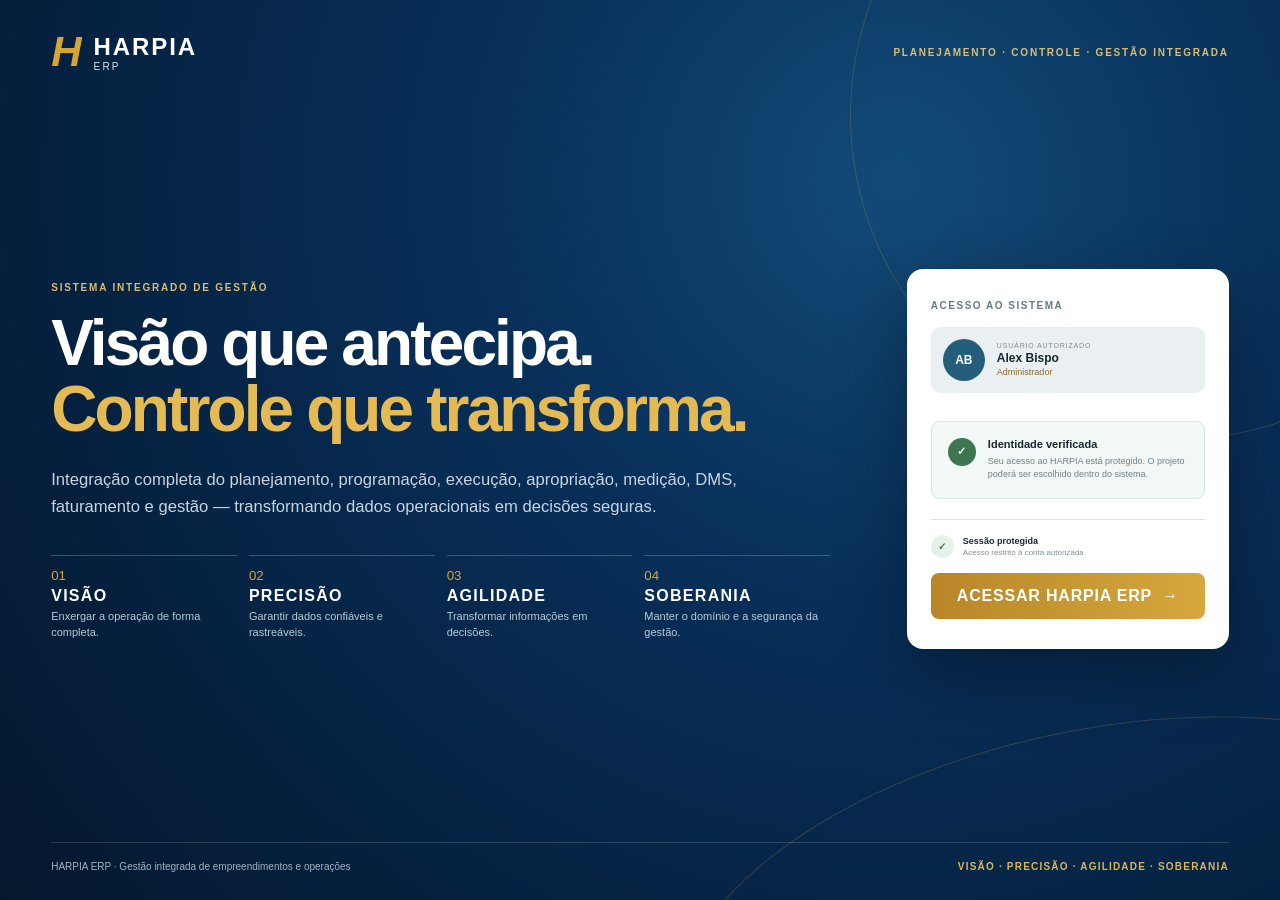
<file: index.html>
<!doctype html>
<html lang="pt-BR">
  <head>
    <meta charset="UTF-8" />
    <meta name="viewport" content="width=device-width, initial-scale=1.0" />
    <meta name="theme-color" content="#0b2a38" />
    <meta name="description" content="HARPIA ERP — Planejamento, controle e gestão integrada." />
    <link rel="icon" type="image/png" href="./harpia-mark.png" />
    <title>HARPIA ERP — Gestão Integrada</title>
    <link rel="stylesheet" href="./css/style.css" />
  </head>
  <body>
    <div id="root"><p style="font-family:Arial;padding:24px">Carregando o HARPIA ERP…</p></div>
    <script>
      /* Compatibilidade para publicação estática em domínio próprio. */
      window.process = window.process || { env: { NODE_ENV: "production" } };

      /*
       * Enquanto não houver backend corporativo, os registros criados nesta
       * demonstração permanecem somente no navegador do próprio usuário.
       */
      (function () {
        const fetchOriginal = window.fetch.bind(window);
        window.fetch = async function (entrada, opcoes) {
          const endereco = typeof entrada === "string" ? entrada : entrada && entrada.url;
          if (endereco && /\/api\/planning(?:\?.*)?$/.test(endereco)) {
            const metodo = String((opcoes && opcoes.method) || "GET").toUpperCase();
            if (metodo === "POST") {
              try {
                localStorage.setItem("harpia_planejamento", String((opcoes && opcoes.body) || "{}"));
                return new Response(JSON.stringify({ ok: true }), {
                  status: 200,
                  headers: { "content-type": "application/json" }
                });
              } catch (erro) {
                return new Response(JSON.stringify({ ok: false }), {
                  status: 500,
                  headers: { "content-type": "application/json" }
                });
              }
            }

            const salvo = localStorage.getItem("harpia_planejamento");
            return new Response(JSON.stringify({ data: salvo ? JSON.parse(salvo) : null }), {
              status: 200,
              headers: { "content-type": "application/json" }
            });
          }
          return fetchOriginal(entrada, opcoes);
        };
      })();
    </script>
    <script>
      window.addEventListener("error", function (event) {
        document.getElementById("root").innerHTML =
          '<main style="font-family:Arial;padding:32px;color:#721c24">' +
          '<h1>Não foi possível iniciar o HARPIA ERP</h1>' +
          '<p>Abra o arquivo <b>INICIAR_HARPIA.bat</b> para executar o sistema.</p>' +
          '<small>' + String(event.message || "Erro de carregamento") + '</small></main>';
      });
    </script>
    <script src="./js/app.js" onerror="document.getElementById('root').innerHTML='<h2 style=&quot;font-family:Arial;padding:32px&quot;>Execute INICIAR_HARPIA.bat</h2>'"></script>
  </body>
</html>
</file>
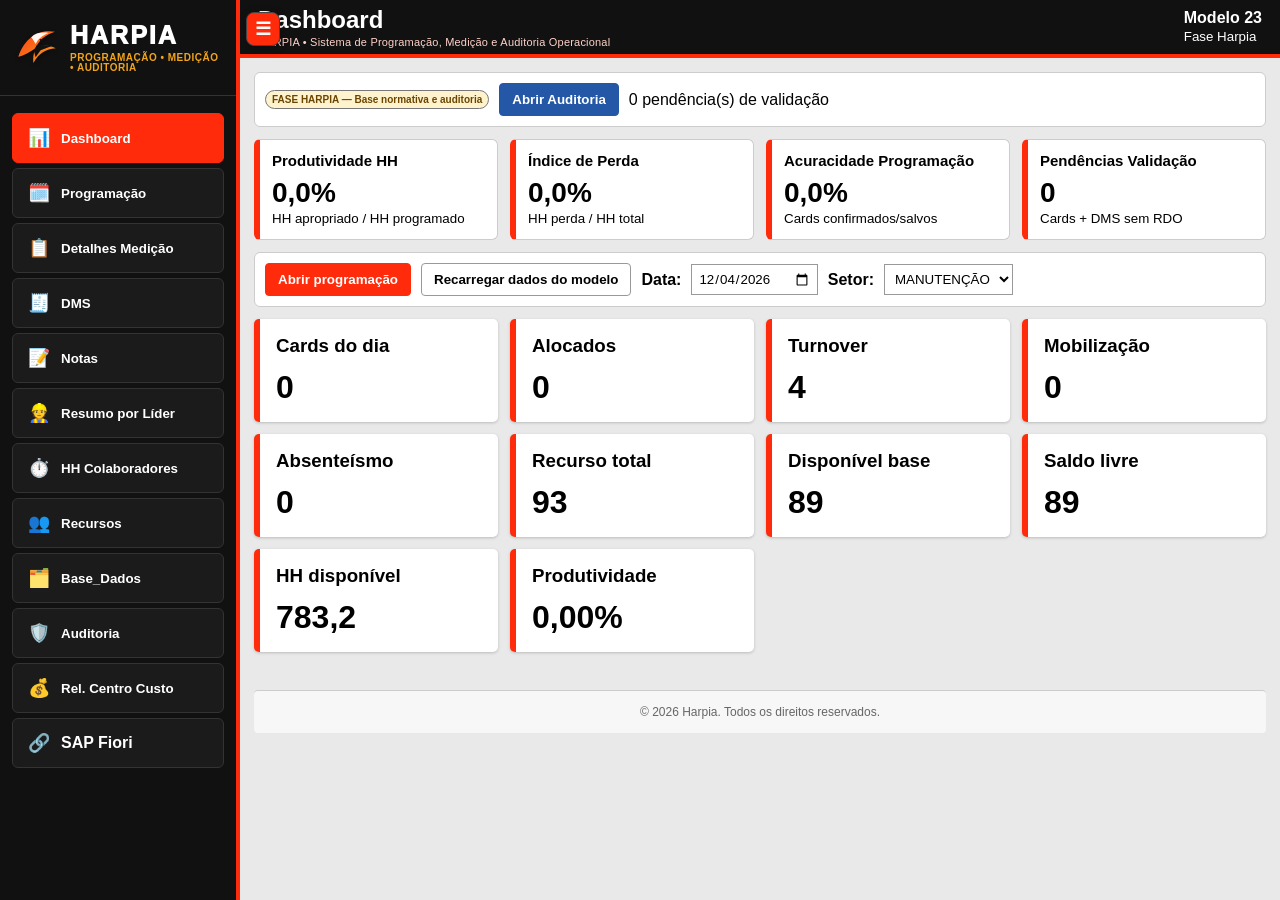
<file: index(1).html>
<!DOCTYPE html>
<html lang="pt-BR">
<head>
<meta charset="UTF-8">
<meta name="viewport" content="width=device-width, initial-scale=1.0">
<title>HARPIA - Sistema de Programação e Medição | Modelo 23</title>
<style>
:root{--primary:#ff2b0b;--blue:#2f5597;--dark:#111;--soft-desc:#fff7c7;--line:#000;--bg:#f3f3f3;--sidebar:240px;}
*{box-sizing:border-box}body{margin:0;font-family:Arial,Helvetica,sans-serif;background:#e9e9e9;color:#000}.app{display:flex;min-height:100vh}.sidebar{width:var(--sidebar);background:#111;color:#fff;position:fixed;left:0;top:0;bottom:0;border-right:4px solid var(--primary);z-index:50}.brand{height:74px;display:flex;align-items:center;gap:10px;padding:12px 16px;border-bottom:1px solid #333}.mark{font-size:42px;font-weight:900;color:var(--primary);letter-spacing:-12px;font-style:italic;line-height:1}.brand span{font-size:26px;font-weight:700}.menu{padding:12px}.menu button{width:100%;margin:5px 0;padding:12px 14px;text-align:left;border:1px solid #333;background:#1b1b1b;color:#fff;border-radius:6px;font-weight:700;cursor:pointer}.menu button.active,.menu button:hover{background:var(--primary);border-color:var(--primary)}.content{margin-left:var(--sidebar);width:calc(100% - var(--sidebar));min-height:100vh}.topbar{height:58px;background:#111;color:#fff;display:flex;align-items:center;justify-content:space-between;padding:0 18px;border-bottom:4px solid var(--primary)}.topbar h1{font-size:24px;margin:0}.section{display:none;padding:14px}.section.active{display:block}.toolbar{display:flex;gap:10px;align-items:center;flex-wrap:wrap;background:#fff;border:1px solid #ccc;border-radius:6px;padding:10px;margin-bottom:12px}.btn{border:1px solid #999;border-radius:4px;padding:8px 12px;background:#fff;font-weight:700;cursor:pointer}.btn.primary{background:var(--primary);color:#fff;border-color:var(--primary)}.btn.green{background:#098e36;color:#fff;border-color:#098e36}.btn.red{background:#b90000;color:#fff;border-color:#b90000}.btn.blue{background:#2458a6;color:#fff;border-color:#2458a6}input,select,textarea{font-family:inherit;border:1px solid #999;padding:6px;background:#fff}select{cursor:pointer}.program-layout{display:grid;grid-template-columns:minmax(0,1fr) 276px;gap:12px;align-items:start}.cards-grid{display:grid;grid-template-columns:repeat(2,minmax(560px,1fr));gap:8px;align-items:start}.day-header{grid-column:1/-1;background:#111;color:#fff;display:grid;grid-template-columns:260px 1fr 280px;align-items:center;border:2px solid #000}.day-logo{display:flex;align-items:center;gap:8px;padding:8px 12px}.day-logo .mark{font-size:46px}.day-title{text-align:center;font-size:28px;font-weight:900;letter-spacing:1px}.day-date{background:var(--primary);height:100%;display:flex;align-items:center;justify-content:center;font-size:24px;color:#000;font-weight:700}.card{border:2px solid #000;background:#fff;display:grid;grid-template-columns:28px 176px 1fr;min-height:198px;max-height:215px;overflow:hidden}.card .num{background:#000;color:#fff;font-weight:900;display:flex;align-items:center;justify-content:center;font-size:18px}.card-side{border-right:1px solid #000;background:#fff4cc}.card-main{display:flex;flex-direction:column}.row{display:grid;grid-template-columns:74px 1fr;min-height:25px;border-bottom:1px solid #000}.lbl{background:var(--primary);color:#fff;font-weight:900;text-align:center;padding:5px 3px;border-right:1px solid #000;font-size:14px}.val{padding:3px 5px;text-align:center;display:flex;align-items:center;justify-content:center}.val input,.val select{width:100%;height:22px;border:0;text-align:center;background:transparent;padding:1px;font-size:12px}.topline{display:grid;grid-template-columns:110px 64px 1fr 1fr 110px;border-bottom:1px solid #000;min-height:29px}.topline .turno-lbl{background:var(--primary);color:#fff;text-align:center;font-weight:900;padding:5px;font-size:14px}.topline input,.topline select{width:100%;border:0;text-align:center;font-weight:700}.status-pill{align-self:center;justify-self:center;border:1px solid #000;border-radius:12px;background:#ffe28a;padding:3px 9px;font-weight:900;font-size:11px}.desc{height:54px;background:var(--soft-desc);border-bottom:1px solid #000}.desc textarea{width:100%;height:100%;border:0;background:transparent;text-align:center;resize:none;padding:7px;font-size:12px}.collab-grid{display:grid;grid-template-columns:1fr 1fr}.collab-grid select{height:22px;border:0;border-bottom:1px solid #000;border-right:1px solid #000;text-align:center;background:#fff;font-size:12px}.card-actions{margin-top:auto;display:flex;gap:4px;justify-content:flex-end;padding:3px;border-top:1px solid #000}.card-actions button{font-weight:700;font-size:11px;padding:3px 7px}.sidepanel{background:#ddd;border:1px solid #888;padding:12px;position:sticky;top:70px}.sp-row{display:grid;grid-template-columns:124px 1fr;margin:6px 0;border:1px solid #000}.sp-label{background:#000;color:#fff;font-weight:900;text-align:center;padding:7px 3px;font-size:13px;overflow:hidden;text-overflow:ellipsis}.sp-value{background:#fff;text-align:center;font-weight:900;padding:7px 4px;font-size:13px}.sp-value input,.sp-value select{width:100%;border:0;text-align:center;font-weight:700}.sp-value.warn{background:#fb9638}.dash-grid{display:grid;grid-template-columns:repeat(4,minmax(180px,1fr));gap:12px}.kpi{background:#fff;border-left:6px solid var(--primary);padding:16px;border-radius:5px;box-shadow:0 1px 3px #bbb}.kpi h3{margin:0 0 12px}.kpi .big{font-size:32px;font-weight:900}.table-wrap{max-height:72vh;overflow:auto;background:#fff;border:1px solid #aaa}.data-table{width:100%;border-collapse:collapse;font-size:13px}.data-table th{position:sticky;top:0;background:#555;color:#fff;padding:7px;border:1px solid #888;z-index:2;cursor:pointer}.data-table td{padding:6px;border:1px solid #aaa}.data-table tr:nth-child(even){background:#dfe8f6}.data-table td.editable{background:#fff7df;cursor:text}.data-table td.calc{background:#f0f0f0;color:#333}.data-table td[contenteditable="true"]:focus{outline:2px solid var(--primary);background:#fff}.form-grid{display:grid;grid-template-columns:repeat(5,1fr);gap:8px;background:#fff;border:1px solid #ccc;border-radius:6px;padding:12px;margin-bottom:12px}.form-grid label{font-weight:700;font-size:12px}.form-grid input,.form-grid select{width:100%}.compact-cards{display:grid;grid-template-columns:repeat(4,minmax(160px,1fr));gap:10px}.base-card{background:#fff;border:1px solid #ccc;border-left:6px solid var(--primary);padding:10px}.base-card h3{margin:0 0 8px}.muted{color:#555;font-size:12px}.sector-dep{--primary:var(--blue)}
@media(max-width:1200px){.program-layout{grid-template-columns:1fr}.sidepanel{position:relative;top:0}.cards-grid{grid-template-columns:1fr}.day-header{grid-template-columns:1fr}.day-date{padding:10px}.form-grid{grid-template-columns:1fr 1fr}.sidebar{width:210px}.content{margin-left:210px;width:calc(100% - 210px)}}
@media print{@page{size:A4 landscape;margin:8mm}body{background:#fff;-webkit-print-color-adjust:exact!important;print-color-adjust:exact!important}.sidebar,.topbar,.toolbar,.sidepanel,.card-actions,.no-print{display:none!important}.content{margin:0;width:100%}.section{display:none!important;padding:0}.section.printing{display:block!important}.program-layout{display:block}.cards-grid{grid-template-columns:1fr 1fr!important;gap:6mm}.day-header{display:grid!important;grid-column:1/-1;margin-bottom:5mm;page-break-inside:avoid}.card{break-inside:avoid;page-break-inside:avoid;min-height:56mm;max-height:60mm}.desc{height:14mm}.collab-grid select{appearance:none}.card select,.card input,.card textarea{font-size:11px}.card:nth-of-type(2n+1){page-break-after:auto}.cards-grid .card:nth-child(2n+1){clear:left}}

/* ===== Ajustes Modelo 23 ===== */
.program-layout{grid-template-columns:minmax(0,1fr) 260px!important;gap:10px!important}
.cards-grid{grid-template-columns:repeat(2,minmax(430px,1fr))!important;gap:7px!important}
.day-header{grid-template-columns:220px 1fr 220px!important}
.day-logo{padding:6px 10px!important}.day-logo .mark{font-size:38px!important}.day-logo b{font-size:28px!important}
.day-title{font-size:23px!important}.day-date{font-size:21px!important}
.card{grid-template-columns:26px 175px 1fr!important;min-height:272px!important;max-height:272px!important;width:100%!important}
.card .num{font-size:17px!important}.row{min-height:23px!important}.lbl{font-size:13px!important;padding:4px 2px!important}.val{padding:2px 4px!important}.val input,.val select{height:20px!important;font-size:11px!important}
.topline{grid-template-columns:92px 54px 70px 70px 92px!important;min-height:27px!important}.topline .turno-lbl{font-size:13px!important;padding:5px 3px!important}.topline input,.topline select{font-size:11px!important}.status-pill{font-size:10px!important;padding:3px 6px!important}
.desc{height:40px!important}.desc textarea{font-size:11px!important;padding:5px!important}
.collab-grid select{height:24px!important;font-size:11.5px!important;line-height:1.15!important;padding:1px 4px!important}.card-actions{padding:2px!important}.card-actions button{font-size:10px!important;padding:2px 5px!important}
.sidepanel{font-size:13px!important}.sp-row{grid-template-columns:118px 1fr!important}.sp-label{font-size:13px!important;padding:7px 4px!important}.sp-value{font-size:13px!important;padding:5px!important}
.data-table th,.data-table td{font-size:12px!important}.actions-col{white-space:nowrap;min-width:120px}.actions-col button{font-size:11px;margin:1px;padding:3px 6px}
@media print{.cards-grid{grid-template-columns:repeat(2,1fr)!important}.card{break-inside:avoid;page-break-inside:avoid;min-height:262px!important;max-height:262px!important}.day-header{display:grid!important}.sidepanel,.toolbar,.sidebar,.topbar,.no-print{display:none!important}.content{margin-left:0!important;width:100%!important}.section{padding:0!important}.cards-grid{gap:6px!important}.day-title{font-size:20px!important}.day-date{font-size:18px!important}}


/* ===== Ajustes Modelo 23: Detalhes/DMS/Notas mais próximos da REV.7 ===== */
.data-table.det-table th{background:#1f4e79!important;color:#fff!important;font-size:11px!important;line-height:1.05!important;white-space:normal!important;min-width:72px;vertical-align:middle}
.data-table.det-table td{font-size:11px!important;line-height:1.08!important;vertical-align:middle;min-width:62px;max-width:190px;white-space:normal;word-break:break-word;padding:5px!important}
.data-table.det-table td.auto{background:#e7e6e6!important;color:#111}
.data-table.det-table td.input{background:#fff2cc!important;color:#000}
.data-table.det-table td.hhcol{background:#ddebf7!important}
.data-table.det-table td.money{background:#fff000!important}
.data-table.det-table td.status-ok{background:#c6efce!important;color:#006100;font-weight:700}
.data-table.det-table td.status-block{background:#ffc7ce!important;color:#9c0006;font-weight:700}
.data-table.det-table select,.data-table.det-table input{width:100%;min-width:70px;border:0;background:transparent;font:inherit;padding:2px}
.data-table.det-table td.input select,.data-table.det-table td.input input{background:#fff2cc}
.data-table.det-table th:nth-child(1),.data-table.det-table td:nth-child(1){min-width:98px}
.data-table.det-table th:nth-child(2),.data-table.det-table td:nth-child(2){min-width:95px}
.data-table.det-table th:nth-child(6),.data-table.det-table td:nth-child(6){min-width:150px}
.data-table.det-table th:nth-child(14),.data-table.det-table td:nth-child(14){min-width:230px}
.data-table.det-table th:nth-child(37),.data-table.det-table td:nth-child(37){min-width:260px}
.table-hint{font-size:12px;color:#333;background:#fff7df;border:1px solid #f0d383;border-radius:4px;padding:6px 8px}



/* ===== Ajustes Modelo 23: impressão retrato, nomes e visual REV.7 ===== */
.card,.card-main,.collab-grid{min-width:0!important}
.collab-grid select{white-space:nowrap!important;overflow:hidden!important;text-overflow:ellipsis!important;min-width:0!important}
.card-actions{min-width:0!important;overflow:hidden!important;justify-content:flex-end!important;gap:3px!important}
.card-actions button{white-space:nowrap!important;min-width:auto!important;max-width:64px!important;overflow:hidden!important;text-overflow:ellipsis!important}
.val select{white-space:nowrap!important;overflow:hidden!important;text-overflow:ellipsis!important}

/* Detalhes mais próximo do visual da REV.7 */
.data-table.det-table th{background:#1f4e79!important;color:#fff!important;border:1px solid #7f7f7f!important;font-weight:700!important}
.data-table.det-table td{border:1px solid #b7b7b7!important}
.data-table.det-table td.auto{background:#e7e6e6!important;color:#111!important}
.data-table.det-table td.input{background:#fff2cc!important;color:#000!important}
.data-table.det-table td.hhcol{background:#ddebf7!important;color:#000!important;text-align:center!important}
.data-table.det-table td.money{background:#fff000!important;color:#000!important;text-align:right!important;font-weight:700!important}
.data-table.det-table td.status-ok{background:#c6efce!important;color:#006100!important;font-weight:700!important;text-align:center!important}
.data-table.det-table td.status-block{background:#ffc7ce!important;color:#9c0006!important;font-weight:700!important;text-align:center!important}
.data-table.det-table td.input:focus,.data-table.det-table td[contenteditable="true"]:focus{outline:2px solid #00b050!important;background:#fff!important}
.data-table.det-table select{background:transparent!important;min-height:22px!important}
.data-table.det-table tr:hover td{filter:brightness(.98)}

@media print{
  @page{size:A4 portrait;margin:6mm!important}
  body{background:#fff!important;-webkit-print-color-adjust:exact!important;print-color-adjust:exact!important}
  .sidebar,.topbar,.toolbar,.sidepanel,.card-actions,.no-print{display:none!important}
  .content{margin:0!important;width:100%!important}
  .section{display:none!important;padding:0!important}
  .section.printing{display:block!important}
  .program-layout{display:block!important}
  .cards-grid{display:grid!important;grid-template-columns:1fr 1fr!important;gap:2.2mm!important;align-items:start!important;width:100%!important}
  .day-header{grid-column:1/-1!important;display:grid!important;grid-template-columns:35mm 1fr 35mm!important;height:12mm!important;margin-bottom:2mm!important;break-inside:avoid!important;page-break-inside:avoid!important}
  .day-logo{padding:1mm 2mm!important}.day-logo .mark{font-size:17pt!important;letter-spacing:-5px!important}.day-logo b{font-size:12pt!important}
  .day-title{font-size:12pt!important;letter-spacing:.3px!important}.day-date{font-size:11pt!important;color:#000!important}
  .card{grid-template-columns:5mm 30mm 1fr!important;min-height:42mm!important;max-height:42mm!important;border:1.2px solid #000!important;break-inside:avoid!important;page-break-inside:avoid!important;overflow:hidden!important}
  .card .num{font-size:8pt!important}.row{min-height:4.4mm!important}.lbl{font-size:6pt!important;padding:.7mm .2mm!important}.val{padding:.4mm!important}.val input,.val select{font-size:5.8pt!important;height:3.8mm!important;padding:0!important}
  .topline{grid-template-columns:17mm 10mm 14mm 14mm 18mm!important;min-height:5mm!important}.topline .turno-lbl{font-size:6pt!important;padding:.8mm!important}.topline input,.topline select{font-size:5.8pt!important;height:4mm!important}.status-pill{font-size:5.2pt!important;padding:.5mm 1mm!important;border-radius:2mm!important}
  .desc{height:9mm!important}.desc textarea{font-size:5.8pt!important;padding:1mm!important;line-height:1.05!important}
  .collab-grid select{height:3.7mm!important;font-size:5.8pt!important;line-height:1!important;padding:0 .5mm!important;appearance:none!important;color:#000!important;background:#fff!important}
}



/* ===== Ajustes Modelo 23 ===== */
.collab-grid select{font-size:10.2px!important;font-weight:700!important;height:25px!important;line-height:1!important;text-align:center!important;white-space:nowrap!important;overflow:hidden!important;text-overflow:ellipsis!important;}
.card-actions button{font-size:9.5px!important;padding:2px 4px!important;max-width:58px!important;}
.excel-filter{position:relative;display:inline-block;}
.excel-filter>button{border:1px solid #999;background:#fff;border-radius:4px;padding:7px 10px;font-weight:700;cursor:pointer;min-width:170px;text-align:left;}
.excel-filter-panel{display:none;position:absolute;top:36px;left:0;background:#fff;border:1px solid #666;box-shadow:0 4px 14px rgba(0,0,0,.25);padding:8px;z-index:200;width:240px;max-height:290px;overflow:auto;}
.excel-filter.open .excel-filter-panel{display:block;}
.excel-filter-panel label{display:block;padding:4px 2px;font-size:12px;white-space:nowrap;}
.excel-filter-actions{display:flex;gap:6px;margin:6px 0;border-bottom:1px solid #ddd;padding-bottom:6px;}
.excel-filter-actions button{font-size:11px;padding:4px 6px;}
.data-table.det-table tr.dms-locked td{background:#d9ead3!important;color:#111!important;}
.data-table.det-table tr.dms-locked td.dms-status-cell{background:#fff2cc!important;}
.data-table.det-table tr.dms-locked td:not(.dms-status-cell){cursor:not-allowed!important;}
.data-table.det-table td.zero-alert{background:#ffc7ce!important;color:#9c0006!important;font-weight:700!important;}
.data-table.det-table td.zero-ok{background:#ddebf7!important;color:#000!important;}
.data-table.det-table td.valor-yellow{background:#fff000!important;color:#000!important;font-weight:700!important;}
.data-table.det-table td.diff-negative{background:#ffc7ce!important;color:#9c0006!important;font-weight:700!important;}
.data-table.det-table td.diff-zero{background:#fff000!important;color:#000!important;font-weight:700!important;}
@media print{
  .collab-grid select{font-size:4.8pt!important;height:3.8mm!important;letter-spacing:-.15px!important;}
  .card select,.card input,.card textarea{font-size:5pt!important;}
  .day-title{font-size:11pt!important;}
}



/* ===== Modelo 23: cores EXATAS da REV.7 + impressão padrão aprovado ===== */
/* Cores extraídas da REV.7: azul #1F4E78, amarelo #FFFF00, cinza #D9D9D9, azul HH #DEEBF7, laranja #FBE5D6, cinza HH #EDEDED, azul claro #DAE3F3, amarelo cabeçalho valor #FFC000 */
.data-table.det-table{border-collapse:collapse!important;font-family:Arial,Helvetica,sans-serif!important;font-size:11px!important}
.data-table.det-table th{background:#1F4E78!important;color:#FFFFFF!important;border:1px solid #000!important;font-weight:700!important;text-align:center!important;vertical-align:middle!important}
.data-table.det-table th:nth-child(23){background:#DEEBF7!important;color:#000!important}
.data-table.det-table th:nth-child(24){background:#FBE5D6!important;color:#000!important}
.data-table.det-table th:nth-child(25){background:#EDEDED!important;color:#000!important}
.data-table.det-table th:nth-child(26){background:#DAE3F3!important;color:#000!important}
.data-table.det-table th:nth-child(n+28):nth-child(-n+37){background:#FFC000!important;color:#000!important}
.data-table.det-table th.actions-col,.data-table.det-table th:nth-child(38){background:#1F4E78!important;color:#fff!important}
.data-table.det-table tbody td{background:#D9D9D9!important;color:#000!important;border:1px solid #000!important;vertical-align:middle!important;line-height:1.05!important;padding:4px 5px!important}
/* Colunas amarelas da Detalhes Medição REV.7: A,B,E,G,H,I,L,AA */
.data-table.det-table tbody td:nth-child(1),
.data-table.det-table tbody td:nth-child(2),
.data-table.det-table tbody td:nth-child(5),
.data-table.det-table tbody td:nth-child(7),
.data-table.det-table tbody td:nth-child(8),
.data-table.det-table tbody td:nth-child(9),
.data-table.det-table tbody td:nth-child(12),
.data-table.det-table tbody td:nth-child(27){background:#FFFF00!important;color:#000!important}
/* RDO / campos base cinza claro */
.data-table.det-table tbody td:nth-child(13){background:#DBDBDB!important;color:#000!important}
/* HH 1.0 / 1.5 / 1.7 / 2.0 conforme REV.7 */
.data-table.det-table tbody td:nth-child(23){background:#DEEBF7!important;color:#000!important;text-align:center!important}
.data-table.det-table tbody td:nth-child(24){background:#FBE5D6!important;color:#000!important;text-align:center!important}
.data-table.det-table tbody td:nth-child(25){background:#EDEDED!important;color:#000!important;text-align:center!important}
.data-table.det-table tbody td:nth-child(26){background:#DAE3F3!important;color:#000!important;text-align:center!important}
/* Valores/calculados no corpo são cinza como na REV.7; cabeçalho é amarelo forte */
.data-table.det-table tbody td:nth-child(n+28):nth-child(-n+37){background:#D9D9D9!important;color:#000!important}
.data-table.det-table tbody td.status-ok{background:#C6EFCE!important;color:#006100!important;font-weight:700!important;text-align:center!important}
.data-table.det-table tbody td.status-block{background:#FFC7CE!important;color:#9C0006!important;font-weight:700!important;text-align:center!important}
.data-table.det-table tbody td.zero-hh,
.data-table.det-table tbody td.zero-alert{background:#FFC7CE!important;color:#9C0006!important;font-weight:700!important;text-align:center!important}
.data-table.det-table tbody td.zero-ok{background:#DEEBF7!important;color:#000!important;font-weight:700!important;text-align:center!important}
.data-table.det-table td[contenteditable="true"]:focus,.data-table.det-table select:focus{outline:2px solid #00B050!important;background:#FFFFFF!important}
.data-table.det-table select{background:transparent!important;border:0!important;min-height:20px!important;width:100%!important;font-size:10.5px!important;text-align:center!important}
.data-table.det-table td.actions-col{background:#F2F2F2!important;white-space:nowrap!important}
.data-table.det-table tr.dms-locked td{background:#D9EAD3!important;color:#111!important}
.data-table.det-table tr.dms-locked td.dms-status-cell{background:#FFF2CC!important}

/* Card: nomes legíveis na tela */
.collab-grid select{font-size:9.6px!important;height:25px!important;line-height:1!important;font-weight:700!important;text-align:center!important;white-space:nowrap!important;overflow:hidden!important;text-overflow:ellipsis!important;padding:0 2px!important}
.card-actions button{font-size:9px!important;padding:2px 4px!important;max-width:56px!important}

@media print{
  @page{size:A4 portrait!important;margin:5mm!important}
  html,body{width:210mm!important;min-height:297mm!important;background:#fff!important;-webkit-print-color-adjust:exact!important;print-color-adjust:exact!important;zoom:1!important}
  .sidebar,.topbar,.toolbar,.sidepanel,.card-actions,.no-print{display:none!important}
  .content{margin:0!important;width:100%!important;min-height:auto!important}
  .section{display:none!important;padding:0!important;margin:0!important}
  .section.printing{display:block!important}
  .program-layout{display:block!important;width:100%!important;margin:0!important;padding:0!important}
  .cards-grid{display:grid!important;grid-template-columns:1fr 1fr!important;gap:1.6mm 1.8mm!important;align-items:start!important;width:100%!important;margin:0!important;padding:0!important}
  .day-header{grid-column:1/-1!important;display:grid!important;grid-template-columns:35mm 1fr 35mm!important;height:11mm!important;margin:0 0 1.8mm 0!important;border:1px solid #000!important;break-inside:avoid!important;page-break-inside:avoid!important;background:#111!important;color:#fff!important}
  .day-logo{padding:1mm 2mm!important;gap:1mm!important}.day-logo .mark{font-size:16pt!important;letter-spacing:-5px!important}.day-logo b{font-size:11pt!important}.day-title{font-size:11pt!important;letter-spacing:.2px!important}.day-date{font-size:10pt!important;color:#000!important;background:var(--primary)!important}
  .card{grid-template-columns:5mm 29mm 1fr!important;min-height:40mm!important;max-height:40mm!important;border:1px solid #000!important;break-inside:avoid!important;page-break-inside:avoid!important;overflow:hidden!important;background:#fff!important}
  .card .num{font-size:8pt!important}.row{min-height:4.15mm!important}.lbl{font-size:5.6pt!important;padding:.55mm .15mm!important}.val{padding:.25mm!important}.val input,.val select{font-size:5.3pt!important;height:3.4mm!important;padding:0!important;line-height:1!important}
  .topline{grid-template-columns:16mm 9mm 13mm 13mm 16mm!important;min-height:4.6mm!important}.topline .turno-lbl{font-size:5.7pt!important;padding:.55mm!important}.topline input,.topline select{font-size:5.3pt!important;height:3.6mm!important}.status-pill{font-size:4.8pt!important;padding:.4mm .8mm!important;border-radius:1.5mm!important}
  .desc{height:7.3mm!important}.desc textarea{font-size:5.1pt!important;padding:.7mm!important;line-height:1.0!important;overflow:hidden!important}
  .collab-grid select{height:3.25mm!important;font-size:4.65pt!important;line-height:1!important;padding:0 .25mm!important;appearance:none!important;color:#000!important;background:#fff!important;border-color:#000!important;letter-spacing:-.2px!important}
}


/* ===== Modelo 23: impressão DMS no padrão GERADOR DMS ===== */
.dms-print-area{display:none;}
.dms-print-sheet{background:#fff;color:#000;font-family:Arial,Helvetica,sans-serif;width:277mm;min-height:190mm;margin:0 auto;padding:7mm 9mm 5mm 9mm;box-sizing:border-box;page: dmsPage;position:relative;}
.dms-print-head{display:grid;grid-template-columns:78mm 1fr 28mm;align-items:start;margin-bottom:6mm;}
.dms-logo-wrap{display:flex;flex-direction:column;align-items:flex-start;line-height:1;}
.dms-logo-main{font-size:25pt;font-weight:700;letter-spacing:.2mm;color:#222;display:flex;align-items:center;gap:2mm;}
.dms-logo-mark{font-size:26pt;font-style:italic;color:#f25a1d;font-weight:900;letter-spacing:-2mm;transform:skew(-12deg);display:inline-block;margin-right:1mm;}
.dms-logo-fac{font-size:16pt;color:#f25a1d;margin-left:38mm;margin-top:1mm;font-weight:400;}
.dms-title{text-align:center;font-size:15pt;font-weight:900;line-height:1.35;margin-top:1mm;}
.dms-id{text-align:right;font-size:8pt;font-weight:700;margin-top:22mm;}
.dms-print-table{width:100%;border-collapse:collapse;table-layout:fixed;font-size:7.2pt;}
.dms-print-table th,.dms-print-table td{border:1px solid #000;height:4.0mm;padding:.35mm .6mm;vertical-align:middle;overflow:hidden;white-space:nowrap;text-overflow:ellipsis;}
.dms-print-table th{height:4.6mm;text-align:center;font-weight:900;background:#fff;color:#000;}
.dms-print-table tbody tr:nth-child(odd) td{background:#bfbfbf;}
.dms-print-table tbody tr:nth-child(even) td{background:#e6e6e6;}
.dms-print-table .c-rdo{width:9mm}.dms-print-table .c-ordem{width:15mm}.dms-print-table .c-fiscal{width:14mm}.dms-print-table .c-area{width:11mm}.dms-print-table .c-data{width:17mm}.dms-print-table .c-rec{width:13mm}.dms-print-table .c-desc{width:73mm}.dms-print-table .c-hh{width:20mm}.dms-print-table .c-valor{width:20mm}
.dms-print-foot{display:grid;grid-template-columns:1fr 1fr 1fr;align-items:end;margin-top:10mm;font-size:7pt;}
.dms-assinatura{min-height:15mm;display:flex;align-items:end;justify-content:flex-start;padding-left:16mm;}
.dms-sign-box{min-width:48mm;border-top:1px solid transparent;text-align:center;font-size:7pt;}
.dms-data-line{text-align:center;align-self:end;}
.dms-data-line:before{content:'____________________';display:block;margin-bottom:1mm;letter-spacing:.4mm;}
.dms-fiscal-line{text-align:center;align-self:end;justify-self:end;min-width:58mm;}
.dms-fiscal-line:before{content:'______________________________';display:block;margin-bottom:1mm;letter-spacing:.2mm;}
.dms-locked-badge{display:inline-block;background:#38761D;color:#fff;border-radius:10px;padding:2px 8px;font-size:11px;font-weight:700;margin-left:6px}
.data-table.det-table tr.dms-locked td,.data-table.det-table tr.dms-locked td.dms-status-cell{background:#D9EAD3!important;color:#111!important;cursor:not-allowed!important}
.data-table.det-table tr.dms-locked select{pointer-events:none!important;opacity:.8!important}
@page dmsPage{size:A4 landscape;margin:0;}
@page progPage{size:A4 portrait;margin:5mm;}
@media print{
  body.printing-dms{background:#fff!important;width:297mm!important;min-height:210mm!important;}
  body.printing-dms .sidebar,body.printing-dms .topbar,body.printing-dms .toolbar,body.printing-dms .table-wrap,body.printing-dms .sidepanel,body.printing-dms .card-actions,body.printing-dms .no-print{display:none!important;}
  body.printing-dms .content{margin:0!important;width:100%!important;}
  body.printing-dms .section{display:none!important;padding:0!important;margin:0!important;}
  body.printing-dms #dms.section.printing{display:block!important;}
  body.printing-dms .dms-print-area{display:block!important;}
  body.printing-dms .dms-print-sheet{display:block!important;break-after:page;page-break-after:always;box-shadow:none!important;margin:0!important;}
  body.printing-dms .dms-print-sheet:last-child{break-after:auto;page-break-after:auto;}
}



/* ===== Modelo 23: tipos de card / painel clicável / SAP Fiori ===== */
.menu a.menu-link{display:block;width:100%;margin:5px 0;padding:12px 14px;text-align:left;border:1px solid #333;background:#1b1b1b;color:#fff;border-radius:6px;font-weight:700;text-decoration:none;}
.menu a.menu-link:hover{background:var(--primary);border-color:var(--primary)}
.card.type-absenteismo .desc,.card.type-turnover .desc,.card.type-mobilizacao .desc{background:#777!important;color:#000!important;}
.card.type-absenteismo .desc textarea,.card.type-turnover .desc textarea,.card.type-mobilizacao .desc textarea{font-weight:900;color:#000!important;text-transform:uppercase;}
.card.type-extra .status-pill{background:#c6efce!important;color:#006100!important}
.mini-select{width:100%;border:0;background:transparent;text-align:center;font-weight:700;font-size:11px;padding:1px;}
.sp-value.clickable{cursor:pointer;background:#fff2cc!important;color:#000;text-decoration:underline;}
.sp-value.clickable:hover{background:#ffd966!important;}
.m19-modal{position:fixed;inset:0;background:rgba(0,0,0,.55);z-index:9999;display:flex;align-items:center;justify-content:center;padding:18px;}
.m19-modal-box{background:#fff;color:#000;width:min(760px,96vw);max-height:82vh;overflow:auto;border:3px solid #111;box-shadow:0 10px 30px rgba(0,0,0,.35);}
.m19-modal-head{display:flex;align-items:center;justify-content:space-between;background:#111;color:#fff;padding:12px 16px;border-bottom:4px solid var(--primary);}
.m19-modal-head h2{margin:0;font-size:20px;}
.m19-modal-body{padding:14px;}
.m19-modal table{width:100%;border-collapse:collapse;font-size:13px;}
.m19-modal th{background:#555;color:#fff;border:1px solid #777;padding:7px;text-align:left;}
.m19-modal td{border:1px solid #aaa;padding:7px;}
.m19-modal tr:nth-child(even){background:#eee;}
.m19-modal .close{background:var(--primary);color:#fff;border:0;border-radius:4px;padding:7px 12px;font-weight:900;cursor:pointer;}
.dms-print-logo-img{width:62mm;height:auto;display:block;}
.dms-sign-img{width:62mm;height:auto;display:block;}
@media print{
  body.printing-dms .dms-print-sheet{width:297mm!important;min-height:210mm!important;padding:9mm 11mm 6mm 11mm!important;}
  body.printing-dms .dms-print-head{grid-template-columns:82mm 1fr 30mm!important;margin-bottom:5mm!important;}
  body.printing-dms .dms-print-table{font-size:7.0pt!important;}
  body.printing-dms .dms-print-table th,body.printing-dms .dms-print-table td{height:4.05mm!important;padding:.25mm .45mm!important;}
  body.printing-dms .dms-print-foot{margin-top:7mm!important;}
}



/* ===== Ajustes Modelo 23 ===== */
#rBusca{min-width:260px;}
@page dmsPage{size:A4 landscape;margin:0;}
@media print{
  body.printing-dms{width:297mm!important;min-height:210mm!important;background:#fff!important;-webkit-print-color-adjust:exact!important;print-color-adjust:exact!important;}
  body.printing-dms .dms-print-sheet{page:dmsPage!important;width:297mm!important;min-height:210mm!important;margin:0!important;padding:8mm 10mm 6mm 10mm!important;box-shadow:none!important;}
  body.printing-dms .dms-print-table{width:100%!important;table-layout:fixed!important;}
  body.printing-dms .dms-print-head{grid-template-columns:82mm 1fr 30mm!important;}
}

/* ===== Modelo 23 — Fase Harpia: Auditoria e Validações ===== */
.harpia-strip{display:grid;grid-template-columns:1fr 1fr;gap:4px;border-bottom:1px solid #000;background:#f8fbff;padding:3px;font-size:11px;align-items:center}
.harpia-strip label{font-weight:900;color:#1f2933;text-align:center}
.harpia-strip input,.harpia-strip select{width:100%;height:21px;font-size:11px;padding:1px;text-align:center;border:1px solid #aaa;background:#fff}
.harpia-strip .wide{grid-column:1 / -1}.harpia-badge{display:inline-block;padding:3px 6px;border-radius:10px;font-size:10px;font-weight:900;border:1px solid #777;background:#fff3cd;color:#6b4500}
.harpia-alert{background:#fff3cd;border:1px solid #d39e00;color:#5c3a00;padding:8px;border-radius:6px;font-weight:700}.harpia-ok{background:#d4edda;border:1px solid #28a745;color:#155724;padding:8px;border-radius:6px;font-weight:700}
.audit-grid{display:grid;grid-template-columns:repeat(4,minmax(170px,1fr));gap:12px;margin-bottom:12px}.audit-card{background:#fff;border:1px solid #ccc;border-left:6px solid var(--primary);border-radius:6px;padding:12px}.audit-card h3{margin:0 0 8px;font-size:15px}.audit-card .big{font-size:28px;font-weight:900}.audit-table td.pre{white-space:pre-wrap;font-family:Consolas,monospace;font-size:12px}.pendencia{background:#ffc7ce!important;color:#9c0006!important;font-weight:900}.dms-audit-btn{font-size:10px;padding:2px 5px;margin-top:3px;border:1px solid #777;background:#fff;cursor:pointer}.loss-chip{display:inline-block;margin:2px;padding:2px 5px;border-radius:10px;background:#ffe4b5;border:1px solid #d39e00;font-size:10px;font-weight:800}

/* ===== Modelo 23: menu lateral com imagens/ícones e recolher ===== */
.sidebar-toggle{
  position:fixed;left:246px;top:12px;z-index:80;
  width:34px;height:34px;border:1px solid #444;border-radius:8px;
  background:#ff2b0b;color:#fff;font-weight:900;font-size:18px;cursor:pointer;
  box-shadow:0 2px 8px rgba(0,0,0,.25)
}
body.sidebar-collapsed{--sidebar:74px}
body.sidebar-collapsed .sidebar{width:74px}
body.sidebar-collapsed .content{margin-left:74px;width:calc(100% - 74px)}
body.sidebar-collapsed .sidebar-toggle{left:80px}
body.sidebar-collapsed .brand{justify-content:center;padding:10px 6px}
body.sidebar-collapsed .brand span,
body.sidebar-collapsed .brand .brand-img,
body.sidebar-collapsed .brand .brand-sub{display:none!important}
body.sidebar-collapsed .brand .mark{font-size:34px;letter-spacing:-10px;margin-left:-4px}
.menu button,.menu a.menu-link{display:flex!important;align-items:center;gap:10px;min-height:50px;white-space:nowrap;overflow:hidden}
.menu .mi{width:24px;min-width:24px;text-align:center;font-size:18px;line-height:1}
.menu .mt{overflow:hidden;text-overflow:ellipsis}
body.sidebar-collapsed .menu{padding:10px 8px}
body.sidebar-collapsed .menu button,
body.sidebar-collapsed .menu a.menu-link{justify-content:center;padding:11px 8px}
body.sidebar-collapsed .menu .mt{display:none}
.brand{position:relative;overflow:hidden}
.brand-img{max-width:176px;max-height:54px;object-fit:contain;display:block}
.brand-sub{font-size:11px;color:#ff6b4d;margin-top:2px;font-weight:700;text-align:left}
body.sidebar-collapsed .topbar h1:before{content:'☰ ';color:#ff2b0b}

/* ===== Modelo 23: impressão DMS corrigida para A4 paisagem real ===== */
.dms-print-area{display:none}
.dms-print-sheet{
  width:297mm!important;
  height:210mm!important;
  min-height:210mm!important;
  max-height:210mm!important;
  padding:9mm 11mm 6mm 11mm!important;
  margin:0!important;
  page:dmsPage22;
  overflow:hidden;
  background:#fff;
  color:#000;
}
.dms-print-table{width:100%!important;table-layout:fixed!important;border-collapse:collapse!important}
.dms-print-table th,.dms-print-table td{border:1px solid #000!important}
.dms-print-table .c-rdo{width:10mm!important}
.dms-print-table .c-ordem{width:16mm!important}
.dms-print-table .c-fiscal{width:17mm!important}
.dms-print-table .c-area{width:13mm!important}
.dms-print-table .c-data{width:18mm!important}
.dms-print-table .c-rec{width:13mm!important}
.dms-print-table .c-desc{width:88mm!important}
.dms-print-table .c-hh{width:20mm!important}
.dms-print-table .c-valor{width:24mm!important}
@page dmsPage22{size:A4 landscape;margin:0!important}
@media print{
  body.printing-dms, body.printing-dms html{width:297mm!important;height:210mm!important;margin:0!important}
  body.printing-dms .dms-print-sheet{page:dmsPage22!important;break-after:page;page-break-after:always}
  body.printing-dms .dms-print-sheet:last-child{break-after:auto;page-break-after:auto}
  body.printing-dms .sidebar-toggle{display:none!important}
}

/* ===== Modelo 23: impressão programação reforçada ===== */
@media print{
  body.printing-program .card{overflow:visible!important;max-height:none!important;min-height:43mm!important}
  body.printing-program .collab-grid select{font-size:5.1pt!important;height:3.35mm!important;line-height:3.25mm!important}
}


/* ===== Modelo 23: Identidade HARPIA ===== */
:root{
  --harpia-orange:#ff3b16;
  --harpia-gold:#f2a51a;
  --harpia-black:#0f0f10;
  --harpia-graphite:#181818;
}
.harpia-brand{
  height:96px!important;
  align-items:center!important;
  justify-content:flex-start!important;
  gap:10px!important;
  padding:14px 14px!important;
}
.harpia-logo{
  width:46px;
  height:46px;
  min-width:46px;
  display:block;
  filter:drop-shadow(0 2px 2px rgba(0,0,0,.35));
}
.harpia-name{
  display:flex;
  flex-direction:column;
  line-height:1;
}
.harpia-name strong{
  font-size:25px;
  letter-spacing:2px;
  font-weight:1000;
  color:#fff;
}
.harpia-name em{
  margin-top:5px;
  font-style:normal;
  color:var(--harpia-gold);
  font-size:10px;
  font-weight:800;
  letter-spacing:.5px;
  text-transform:uppercase;
}
.top-subtitle{
  display:block;
  color:#ffd2c8;
  font-size:11px;
  margin-top:2px;
  letter-spacing:.2px;
}
body.sidebar-collapsed .harpia-brand{
  justify-content:center!important;
  height:74px!important;
  padding:10px 6px!important;
}
body.sidebar-collapsed .harpia-logo{
  width:42px!important;
  height:42px!important;
  min-width:42px!important;
}
body.sidebar-collapsed .harpia-name{display:none!important;}
body.sidebar-collapsed .brand .mark{display:none!important;}
.harpia-mini-logo{
  display:flex;
  align-items:center;
  gap:7px;
  font-weight:1000;
  color:#111;
}
.harpia-mini-logo svg{width:32px;height:32px}
.harpia-mini-logo span{font-size:26px;letter-spacing:1px}
.day-logo .harpia-mini-logo span{font-size:26px!important}
.dms-harpia-logo{
  display:flex;
  align-items:center;
  gap:8px;
}
.dms-harpia-logo svg{width:34mm;height:auto}
.dms-harpia-logo .dms-harpia-text{
  font-weight:1000;
  font-size:22pt;
  letter-spacing:1px;
  color:#111;
}
.dms-harpia-sub{
  font-size:8pt;
  color:#ff3b16;
  font-weight:800;
  margin-left:42mm;
  margin-top:-2mm;
}
@media print{
  .top-subtitle{display:none!important}
  .dms-harpia-logo svg{width:30mm!important}
  .dms-harpia-logo .dms-harpia-text{font-size:18pt!important}
  .dms-harpia-sub{font-size:7pt!important;margin-left:36mm!important}
}

.site-footer{margin:24px 14px 10px;padding:14px;text-align:center;color:#666;font-size:12px;border-top:1px solid #ccc;background:#f7f7f7;border-radius:4px}.sidebar-collapsed .site-footer{margin-left:14px}
</style>
</head>
<body class="harpia-app">
<script>const INITIAL_DATA = {"cards": [], "detalhes": [], "resources": [{"re": "060605", "nome": "ADRIAN ROSSATO DA SILVA", "funcao": "AUXILIAR MANUTENCAO", "admissao": "22/05/2025", "demissao": "", "situacao": "Ativo", "classificacao": "DEP", "centro": "DEP", "ncc": "08.05.0390.052", "tipo": "COLABORADOR"}, {"re": "056918", "nome": "ADRIANO CORREA DA SILVA", "funcao": "AUXILIAR MANUTENCAO", "admissao": "12/08/2024", "demissao": "", "situacao": "Ativo", "classificacao": "DIRETO MANUTENÇÃO", "centro": "DIRETO MANUTENÇÃO", "ncc": "08.05.0390.024", "tipo": "COLABORADOR"}, {"re": "057003", "nome": "ADRIANO DA SILVA", "funcao": "OFICIAL MANUTENCAO I", "admissao": "12/08/2024", "demissao": "", "situacao": "Ativo", "classificacao": "DIRETO MANUTENÇÃO", "centro": "DIRETO MANUTENÇÃO", "ncc": "08.05.0390.024", "tipo": "COLABORADOR"}, {"re": "056640", "nome": "AGOSTINHO BUENO", "funcao": "OFICIAL MANUTENCAO I", "admissao": "23/07/2024", "demissao": "", "situacao": "Ativo", "classificacao": "DEP", "centro": "DEP", "ncc": "08.05.0390.052", "tipo": "COLABORADOR"}, {"re": "057046", "nome": "ALBINO DE SOUZA MARTINS", "funcao": "OFICIAL MANUTENCAO I", "admissao": "14/08/2024", "demissao": "", "situacao": "Ativo", "classificacao": "DEP", "centro": "DEP", "ncc": "08.05.0390.052", "tipo": "COLABORADOR"}, {"re": "064286", "nome": "ALEX BISPO", "funcao": "ASSISTENTE PLANEJAMENTO", "admissao": "27/04/2026", "demissao": "", "situacao": "Ativo", "classificacao": "INDIRETO CONTRATO", "centro": "INDIRETO CONTRATO", "ncc": "08.05.0390.024", "tipo": "LÍDER"}, {"re": "064411", "nome": "ALEX GIACOMOLLI DE PAULA", "funcao": "TOPOGRAFO", "admissao": "11/05/2026", "demissao": "", "situacao": "Ativo", "classificacao": "INDIRETO CONTRATO", "centro": "INDIRETO CONTRATO", "ncc": "08.05.0390.024", "tipo": "COLABORADOR"}, {"re": "065167", "nome": "ALEX OLIVEIRA BARRETO", "funcao": "OFICIAL MANUTENCAO I", "admissao": "28/07/2026", "demissao": "", "situacao": "Ativo", "classificacao": "DIRETO MANUTENÇÃO", "centro": "DIRETO MANUTENÇÃO", "ncc": "08.05.0390.024", "tipo": "COLABORADOR"}, {"re": "065191", "nome": "ALEX OLIVEIRA BARRETO JUNIOR", "funcao": "OFICIAL MANUTENCAO I", "admissao": "03/08/2026", "demissao": "", "situacao": "Ativo", "classificacao": "DIRETO MANUTENÇÃO", "centro": "DIRETO MANUTENÇÃO", "ncc": "08.05.0390.024", "tipo": "COLABORADOR"}, {"re": "056933", "nome": "ALEXSANDRO MOREIRA DOS SANTOS", "funcao": "AUXILIAR MANUTENCAO", "admissao": "12/08/2024", "demissao": "", "situacao": "Af.Previdencia", "classificacao": "DIRETO MANUTENÇÃO", "centro": "DIRETO MANUTENÇÃO", "ncc": "08.05.0390.024", "tipo": "COLABORADOR"}, {"re": "060904", "nome": "ANDERSON DEPROMOCENA ROSA", "funcao": "ALMOXARIFE I", "admissao": "05/06/2025", "demissao": "", "situacao": "Ativo", "classificacao": "INDIRETO CONTRATO", "centro": "INDIRETO CONTRATO", "ncc": "08.05.0390.024", "tipo": "ADMINISTRATIVO"}, {"re": "065159", "nome": "ANDRE LEANDRO RAMBOR DA SILVA", "funcao": "AUXILIAR MANUTENCAO", "admissao": "28/07/2026", "demissao": "", "situacao": "Ativo", "classificacao": "DIRETO MANUTENÇÃO", "centro": "DIRETO MANUTENÇÃO", "ncc": "08.05.0390.024", "tipo": "COLABORADOR"}, {"re": "056691", "nome": "ANDRE LUCIANO KERBER", "funcao": "SUPERVISOR MANUTENCAO I", "admissao": "24/07/2024", "demissao": "31/07/2026", "situacao": "Demitido", "classificacao": "INDIRETO DEP", "centro": "INDIRETO DEP", "ncc": "08.05.0390.052", "tipo": "LÍDER"}, {"re": "064936", "nome": "ANDRE LUIS MARTINS DE QUADROS", "funcao": "OFICIAL MANUTENCAO I", "admissao": "06/07/2026", "demissao": "", "situacao": "Ativo", "classificacao": "DIRETO MANUTENÇÃO", "centro": "DIRETO MANUTENÇÃO", "ncc": "08.05.0390.024", "tipo": "COLABORADOR"}, {"re": "057038", "nome": "ANGELO MARCIO SILVA DA SILVA", "funcao": "OFICIAL MANUTENCAO I", "admissao": "14/08/2024", "demissao": "", "situacao": "Ativo", "classificacao": "DEP", "centro": "DEP", "ncc": "08.05.0390.052", "tipo": "COLABORADOR"}, {"re": "056948", "nome": "ANSELMO RIBEIRO DA SILVA", "funcao": "AUXILIAR MANUTENCAO", "admissao": "12/08/2024", "demissao": "", "situacao": "Ativo", "classificacao": "DEP", "centro": "DEP", "ncc": "08.05.0390.052", "tipo": "COLABORADOR"}, {"re": "056689", "nome": "ANTONIO JOSE DE CARVALHO SOUSA", "funcao": "OFICIAL MANUTENCAO I", "admissao": "24/07/2024", "demissao": "", "situacao": "Ativo", "classificacao": "DEP", "centro": "DEP", "ncc": "08.05.0390.052", "tipo": "COLABORADOR"}, {"re": "052671", "nome": "ANTONIO ROGERIO RAMBOR DA SILVA", "funcao": "OFICIAL MANUTENCAO I", "admissao": "20/11/2023", "demissao": "", "situacao": "Ativo", "classificacao": "DIRETO MANUTENÇÃO", "centro": "DIRETO MANUTENÇÃO", "ncc": "08.05.0390.024", "tipo": "COLABORADOR"}, {"re": "060583", "nome": "ARTHUR BERFT DA SILVA", "funcao": "AUXILIAR MANUTENCAO", "admissao": "22/05/2025", "demissao": "", "situacao": "Ativo", "classificacao": "DIRETO MANUTENÇÃO", "centro": "DIRETO MANUTENÇÃO", "ncc": "08.05.0390.024", "tipo": "COLABORADOR"}, {"re": "046913", "nome": "ASSIS IAN VIEIRA", "funcao": "AUXILIAR MANUTENCAO", "admissao": "12/01/2023", "demissao": "", "situacao": "Ativo", "classificacao": "INDIRETO CONTRATO", "centro": "INDIRETO CONTRATO", "ncc": "08.05.0390.024", "tipo": "ADMINISTRATIVO"}, {"re": "056922", "nome": "BRUNO GOMES BORGES", "funcao": "AUXILIAR MANUTENCAO", "admissao": "12/08/2024", "demissao": "", "situacao": "Ativo", "classificacao": "DEP", "centro": "DEP", "ncc": "08.05.0390.052", "tipo": "COLABORADOR"}, {"re": "052676", "nome": "CALEBE MURIEL QUEIROZ FLORES", "funcao": "OFICIAL MANUTENCAO I", "admissao": "20/11/2023", "demissao": "", "situacao": "Ativo", "classificacao": "DEP", "centro": "DEP", "ncc": "08.05.0390.052", "tipo": "COLABORADOR"}, {"re": "047503", "nome": "CAMILA LUIZA DA SILVA KRUG", "funcao": "ASSISTENTE ADMINISTRATIVO II", "admissao": "06/02/2023", "demissao": "", "situacao": "Ativo", "classificacao": "INDIRETO CONTRATO", "centro": "INDIRETO CONTRATO", "ncc": "08.05.0390.024", "tipo": "ADMINISTRATIVO"}, {"re": "052925", "nome": "CARLOS ALBERTO MELO NASCIMENTO", "funcao": "AUXILIAR MANUTENCAO", "admissao": "06/12/2023", "demissao": "", "situacao": "Ativo", "classificacao": "DEP", "centro": "DEP", "ncc": "08.05.0390.052", "tipo": "COLABORADOR"}, {"re": "002191", "nome": "CARLOS ALEXANDRE DA SILVA CASTRO", "funcao": "LIDER OPERACIONAL III", "admissao": "19/01/2015", "demissao": "", "situacao": "Ativo", "classificacao": "INDIRETO CONTRATO", "centro": "INDIRETO CONTRATO", "ncc": "08.05.0390.024", "tipo": "LÍDER"}, {"re": "056644", "nome": "CARLOS FRANCISCO BARRETO DE FARIAS", "funcao": "OFICIAL MANUTENCAO I", "admissao": "23/07/2024", "demissao": "", "situacao": "Ativo", "classificacao": "DEP", "centro": "DEP", "ncc": "08.05.0390.052", "tipo": "COLABORADOR"}, {"re": "056924", "nome": "CARLOS RENAN RODRIGUES SILVA", "funcao": "OFICIAL MANUTENCAO I", "admissao": "12/08/2024", "demissao": "", "situacao": "Ativo", "classificacao": "DEP", "centro": "DEP", "ncc": "08.05.0390.052", "tipo": "COLABORADOR"}, {"re": "054625", "nome": "CHARLES BEN HUR STAEHLER MACIEL", "funcao": "AUXILIAR MANUTENCAO", "admissao": "01/04/2024", "demissao": "", "situacao": "Ativo", "classificacao": "DIRETO MANUTENÇÃO", "centro": "DIRETO MANUTENÇÃO", "ncc": "08.05.0390.024", "tipo": "COLABORADOR"}, {"re": "057349", "nome": "CHRISTIAN RAFAEL PINTO DUTRA", "funcao": "TECNICO SEGURANCA DO TRABALHO JR", "admissao": "09/09/2024", "demissao": "", "situacao": "Ativo", "classificacao": "INDIRETO DEP", "centro": "INDIRETO DEP", "ncc": "08.05.0390.052", "tipo": "LÍDER"}, {"re": "052919", "nome": "CLAUDIO FREITAS TAVARES", "funcao": "OFICIAL MANUTENCAO I", "admissao": "06/12/2023", "demissao": "", "situacao": "Ativo", "classificacao": "DEP", "centro": "DEP", "ncc": "08.05.0390.052", "tipo": "COLABORADOR"}, {"re": "034464", "nome": "CLAUDIOMIRO ALVES OLIVEIRA", "funcao": "OFICIAL MANUTENCAO I", "admissao": "05/07/2021", "demissao": "", "situacao": "Ativo", "classificacao": "DIRETO MANUTENÇÃO", "centro": "DIRETO MANUTENÇÃO", "ncc": "08.05.0390.024", "tipo": "COLABORADOR"}, {"re": "064928", "nome": "CLAUDIOMIRO PINHEIRO", "funcao": "OFICIAL MANUTENCAO I", "admissao": "06/07/2026", "demissao": "", "situacao": "Ativo", "classificacao": "DIRETO MANUTENÇÃO", "centro": "DIRETO MANUTENÇÃO", "ncc": "08.05.0390.024", "tipo": "COLABORADOR"}, {"re": "056865", "nome": "CRISTIANO DA SILVA", "funcao": "AUXILIAR MANUTENCAO", "admissao": "12/08/2024", "demissao": "", "situacao": "Ativo", "classificacao": "DEP", "centro": "DEP", "ncc": "08.05.0390.052", "tipo": "COLABORADOR"}, {"re": "056645", "nome": "CRISTIANO DE CAMPOS AZEVEDO", "funcao": "OFICIAL MANUTENCAO I", "admissao": "23/07/2024", "demissao": "", "situacao": "Ativo", "classificacao": "DIRETO MANUTENÇÃO", "centro": "DIRETO MANUTENÇÃO", "ncc": "08.05.0390.024", "tipo": "COLABORADOR"}, {"re": "060244", "nome": "CRISTIANO FERREIRA DA ROSA", "funcao": "OFICIAL MANUTENCAO I", "admissao": "05/05/2025", "demissao": "", "situacao": "Ativo", "classificacao": "DIRETO MANUTENÇÃO", "centro": "DIRETO MANUTENÇÃO", "ncc": "08.05.0390.024", "tipo": "COLABORADOR"}, {"re": "038643", "nome": "CRISTIANO SANTOS DA COSTA", "funcao": "ELETRICISTA I", "admissao": "11/01/2022", "demissao": "", "situacao": "Ativo", "classificacao": "DIRETO MANUTENÇÃO", "centro": "DIRETO MANUTENÇÃO", "ncc": "08.05.0390.024", "tipo": "COLABORADOR"}, {"re": "031759", "nome": "DANIEL PINHEIRO PEREIRA", "funcao": "AUXILIAR MANUTENCAO", "admissao": "22/01/2021", "demissao": "", "situacao": "Ativo", "classificacao": "DIRETO MANUTENÇÃO", "centro": "DIRETO MANUTENÇÃO", "ncc": "08.05.0390.024", "tipo": "COLABORADOR"}, {"re": "011573", "nome": "DANIEL RICARDO SOUZA SANTOS", "funcao": "LIDER OPERACIONAL III", "admissao": "09/08/2017", "demissao": "", "situacao": "Ativo", "classificacao": "INDIRETO DEP", "centro": "INDIRETO DEP", "ncc": "08.05.0390.052", "tipo": "LÍDER"}, {"re": "056662", "nome": "DAVI PINHEIRO AMARAL MATTE", "funcao": "AUXILIAR MANUTENCAO", "admissao": "23/07/2024", "demissao": "", "situacao": "Ativo", "classificacao": "DIRETO MANUTENÇÃO", "centro": "DIRETO MANUTENÇÃO", "ncc": "08.05.0390.024", "tipo": "COLABORADOR"}, {"re": "039442", "nome": "DEIVID WILLIAN ROCHA MARQUES", "funcao": "AUXILIAR MANUTENCAO", "admissao": "16/02/2022", "demissao": "", "situacao": "Ativo", "classificacao": "DEP", "centro": "DEP", "ncc": "08.05.0390.052", "tipo": "COLABORADOR"}, {"re": "056747", "nome": "DIEGO DA SILVA BARBOSA", "funcao": "ELETRICISTA I", "admissao": "12/08/2024", "demissao": "", "situacao": "Ativo", "classificacao": "DIRETO MANUTENÇÃO", "centro": "DIRETO MANUTENÇÃO", "ncc": "08.05.0390.024", "tipo": "COLABORADOR"}, {"re": "011563", "nome": "DIEGO LUIS SILVEIRA BRAGA", "funcao": "LIDER MANUTENCAO", "admissao": "09/08/2017", "demissao": "", "situacao": "Ativo", "classificacao": "INDIRETO CONTRATO", "centro": "INDIRETO CONTRATO", "ncc": "08.05.0390.024", "tipo": "LÍDER"}, {"re": "057327", "nome": "DIEGO MARQUES DE OLIVEIRA", "funcao": "OFICIAL MANUTENCAO I", "admissao": "09/09/2024", "demissao": "", "situacao": "Ativo", "classificacao": "DEP", "centro": "DEP", "ncc": "08.05.0390.052", "tipo": "COLABORADOR"}, {"re": "064968", "nome": "DIEGO RUAS GOMES", "funcao": "AUXILIAR MANUTENCAO", "admissao": "06/07/2026", "demissao": "", "situacao": "Ativo", "classificacao": "DIRETO MANUTENÇÃO", "centro": "DIRETO MANUTENÇÃO", "ncc": "08.05.0390.024", "tipo": "COLABORADOR"}, {"re": "056647", "nome": "DION VANDAIME DE JESUS MENEZES", "funcao": "OFICIAL MANUTENCAO I", "admissao": "23/07/2024", "demissao": "", "situacao": "Ativo", "classificacao": "DEP", "centro": "DEP", "ncc": "08.05.0390.052", "tipo": "COLABORADOR"}, {"re": "011569", "nome": "EDER LUIS WESCHENFELDER", "funcao": "OFICIAL MANUTENCAO I", "admissao": "09/08/2017", "demissao": "", "situacao": "Ativo", "classificacao": "DIRETO MANUTENÇÃO", "centro": "DIRETO MANUTENÇÃO", "ncc": "08.05.0390.024", "tipo": "COLABORADOR"}, {"re": "060966", "nome": "EDERSON THOMAZ IRENO CORREA", "funcao": "AUXILIAR MANUTENCAO", "admissao": "09/06/2025", "demissao": "", "situacao": "Ativo", "classificacao": "DEP", "centro": "DEP", "ncc": "08.05.0390.052", "tipo": "COLABORADOR"}, {"re": "054602", "nome": "EDISON SARMENTO MARTINS DA SILVA", "funcao": "AUXILIAR MANUTENCAO", "admissao": "01/04/2024", "demissao": "", "situacao": "Af.Previdencia", "classificacao": "DEP", "centro": "DEP", "ncc": "08.05.0390.052", "tipo": "COLABORADOR"}, {"re": "060331", "nome": "EGON RENAN SAMPAIO CARVALHO", "funcao": "OFICIAL MANUTENCAO I", "admissao": "09/05/2025", "demissao": "", "situacao": "Ativo", "classificacao": "DIRETO MANUTENÇÃO", "centro": "DIRETO MANUTENÇÃO", "ncc": "08.05.0390.024", "tipo": "COLABORADOR"}, {"re": "057063", "nome": "ELIAS DOS SANTOS OLIVEIRA", "funcao": "OFICIAL MANUTENCAO I", "admissao": "14/08/2024", "demissao": "", "situacao": "Ativo", "classificacao": "DEP", "centro": "DEP", "ncc": "08.05.0390.052", "tipo": "COLABORADOR"}, {"re": "054605", "nome": "ELIAS FLORES", "funcao": "OFICIAL MANUTENCAO I", "admissao": "01/04/2024", "demissao": "", "situacao": "Ativo", "classificacao": "DIRETO MANUTENÇÃO", "centro": "DIRETO MANUTENÇÃO", "ncc": "08.05.0390.024", "tipo": "COLABORADOR"}, {"re": "064911", "nome": "ELPIDIO WESLEY PRADO SOUZA", "funcao": "AUXILIAR MANUTENCAO", "admissao": "06/07/2026", "demissao": "", "situacao": "Ativo", "classificacao": "DIRETO MANUTENÇÃO", "centro": "DIRETO MANUTENÇÃO", "ncc": "08.05.0390.024", "tipo": "COLABORADOR"}, {"re": "064803", "nome": "ELSON DE LIMA SOARES", "funcao": "TECNICO SEGURANCA DO TRABALHO JR", "admissao": "22/06/2026", "demissao": "", "situacao": "Ativo", "classificacao": "INDIRETO DEP", "centro": "INDIRETO DEP", "ncc": "08.05.0390.052", "tipo": "LÍDER"}, {"re": "057053", "nome": "ELSON SOARES MOREIRA", "funcao": "AUXILIAR MANUTENCAO", "admissao": "14/08/2024", "demissao": "", "situacao": "Ativo", "classificacao": "DEP", "centro": "DEP", "ncc": "08.05.0390.052", "tipo": "COLABORADOR"}, {"re": "056863", "nome": "ENILSON RODRIGUES", "funcao": "LIDER OPERACIONAL I", "admissao": "12/08/2024", "demissao": "06/08/2026", "situacao": "Demitido", "classificacao": "INDIRETO DEP", "centro": "INDIRETO DEP", "ncc": "08.05.0390.052", "tipo": "LÍDER"}, {"re": "041673", "nome": "ERICO DOUGLAS MOSER DA SILVA", "funcao": "LIDER OPERACIONAL I", "admissao": "12/05/2022", "demissao": "", "situacao": "Ativo", "classificacao": "INDIRETO DEP", "centro": "INDIRETO DEP", "ncc": "08.05.0390.052", "tipo": "LÍDER"}, {"re": "064739", "nome": "EVERTON DA ROSA LEAL", "funcao": "TECNICO SEGURANCA DO TRABALHO JR", "admissao": "15/06/2026", "demissao": "", "situacao": "Ativo", "classificacao": "INDIRETO CONTRATO", "centro": "INDIRETO CONTRATO", "ncc": "08.05.0390.024", "tipo": "ADMINISTRATIVO"}, {"re": "013565", "nome": "GABRIEL PINHEIRO PEREIRA", "funcao": "OFICIAL MANUTENCAO I", "admissao": "19/02/2018", "demissao": "", "situacao": "Ativo", "classificacao": "DIRETO MANUTENÇÃO", "centro": "DIRETO MANUTENÇÃO", "ncc": "08.05.0390.024", "tipo": "COLABORADOR"}, {"re": "056781", "nome": "GELIO CORREIA DA SILVA", "funcao": "OFICIAL MANUTENCAO I", "admissao": "12/08/2024", "demissao": "", "situacao": "Ativo", "classificacao": "DEP", "centro": "DEP", "ncc": "08.05.0390.052", "tipo": "COLABORADOR"}, {"re": "056898", "nome": "GELSON DORNELES FREITAS", "funcao": "OFICIAL MANUTENCAO I", "admissao": "12/08/2024", "demissao": "", "situacao": "Ativo", "classificacao": "DIRETO MANUTENÇÃO", "centro": "DIRETO MANUTENÇÃO", "ncc": "08.05.0390.024", "tipo": "COLABORADOR"}, {"re": "057044", "nome": "GEOVANI ARIEL NORONHA DA SILVA", "funcao": "AUXILIAR MANUTENCAO", "admissao": "14/08/2024", "demissao": "", "situacao": "Ativo", "classificacao": "DEP", "centro": "DEP", "ncc": "08.05.0390.052", "tipo": "COLABORADOR"}, {"re": "060968", "nome": "GIAN CARLOS SILVA SOUZA", "funcao": "AUXILIAR MANUTENCAO", "admissao": "09/06/2025", "demissao": "", "situacao": "Ativo", "classificacao": "DEP", "centro": "DEP", "ncc": "08.05.0390.052", "tipo": "COLABORADOR"}, {"re": "056981", "nome": "GILMAR ADOLFO REINHEIMER", "funcao": "OFICIAL MANUTENCAO I", "admissao": "12/08/2024", "demissao": "", "situacao": "Ativo", "classificacao": "DIRETO MANUTENÇÃO", "centro": "DIRETO MANUTENÇÃO", "ncc": "08.05.0390.024", "tipo": "COLABORADOR"}, {"re": "060242", "nome": "GILMAR ANTONIO BONIFACIO FILHO", "funcao": "OFICIAL MANUTENCAO I", "admissao": "05/05/2025", "demissao": "", "situacao": "Ativo", "classificacao": "DEP", "centro": "DEP", "ncc": "08.05.0390.052", "tipo": "COLABORADOR"}, {"re": "060579", "nome": "GILMAR COSTA DOS SANTOS", "funcao": "AUXILIAR MANUTENCAO", "admissao": "22/05/2025", "demissao": "", "situacao": "Ativo", "classificacao": "DIRETO MANUTENÇÃO", "centro": "DIRETO MANUTENÇÃO", "ncc": "08.05.0390.024", "tipo": "COLABORADOR"}, {"re": "060624", "nome": "GIOVANO NAZARENO DA ROCHA", "funcao": "OFICIAL MANUTENCAO I", "admissao": "22/05/2025", "demissao": "", "situacao": "Ativo", "classificacao": "DIRETO MANUTENÇÃO", "centro": "DIRETO MANUTENÇÃO", "ncc": "08.05.0390.024", "tipo": "COLABORADOR"}, {"re": "056788", "nome": "GLADIMIR APPEL", "funcao": "OFICIAL MANUTENCAO I", "admissao": "12/08/2024", "demissao": "", "situacao": "Ativo", "classificacao": "DEP", "centro": "DEP", "ncc": "08.05.0390.052", "tipo": "COLABORADOR"}, {"re": "056927", "nome": "GLAUBER MACHADO DE AZEVEDO", "funcao": "OFICIAL MANUTENCAO I", "admissao": "12/08/2024", "demissao": "", "situacao": "Ativo", "classificacao": "DEP", "centro": "DEP", "ncc": "08.05.0390.052", "tipo": "COLABORADOR"}, {"re": "052669", "nome": "GUILHERME DE SOUZA", "funcao": "AUXILIAR MANUTENCAO", "admissao": "20/11/2023", "demissao": "", "situacao": "Ativo", "classificacao": "DIRETO MANUTENÇÃO", "centro": "DIRETO MANUTENÇÃO", "ncc": "08.05.0390.024", "tipo": "COLABORADOR"}, {"re": "039692", "nome": "GUSTAVO CARVALHO DA ROSA", "funcao": "AUXILIAR MANUTENCAO", "admissao": "02/03/2022", "demissao": "", "situacao": "Ativo", "classificacao": "DEP", "centro": "DEP", "ncc": "08.05.0390.052", "tipo": "COLABORADOR"}, {"re": "060330", "nome": "HOMERO SILVA DE MELLO", "funcao": "OFICIAL MANUTENCAO I", "admissao": "09/05/2025", "demissao": "", "situacao": "Ativo", "classificacao": "DIRETO MANUTENÇÃO", "centro": "DIRETO MANUTENÇÃO", "ncc": "08.05.0390.024", "tipo": "COLABORADOR"}, {"re": "057242", "nome": "IGOR LEANDRO MOREIRA DE SOUZA", "funcao": "OFICIAL MANUTENCAO I", "admissao": "02/09/2024", "demissao": "", "situacao": "Ativo", "classificacao": "DEP", "centro": "DEP", "ncc": "08.05.0390.052", "tipo": "COLABORADOR"}, {"re": "054673", "nome": "IGOR MAICA PACHECO", "funcao": "AUXILIAR MANUTENCAO", "admissao": "02/04/2024", "demissao": "", "situacao": "Ativo", "classificacao": "DIRETO MANUTENÇÃO", "centro": "DIRETO MANUTENÇÃO", "ncc": "08.05.0390.024", "tipo": "COLABORADOR"}, {"re": "056649", "nome": "ISRAEL DOS SANTOS OLIVEIRA", "funcao": "OFICIAL MANUTENCAO II", "admissao": "23/07/2024", "demissao": "", "situacao": "Ativo", "classificacao": "DIRETO MANUTENÇÃO", "centro": "DIRETO MANUTENÇÃO", "ncc": "08.05.0390.024", "tipo": "COLABORADOR"}, {"re": "045966", "nome": "ISRAEL KRIWENKO FLORES", "funcao": "OFICIAL MANUTENCAO I", "admissao": "21/11/2022", "demissao": "", "situacao": "Ativo", "classificacao": "DIRETO MANUTENÇÃO", "centro": "DIRETO MANUTENÇÃO", "ncc": "08.05.0390.024", "tipo": "COLABORADOR"}, {"re": "030961", "nome": "IVO WESCHENFELDER", "funcao": "OFICIAL MANUTENCAO II", "admissao": "02/12/2020", "demissao": "", "situacao": "Ativo", "classificacao": "DIRETO MANUTENÇÃO", "centro": "DIRETO MANUTENÇÃO", "ncc": "08.05.0390.024", "tipo": "COLABORADOR"}, {"re": "047718", "nome": "JACKSON DA SILVA VAZ", "funcao": "ALMOXARIFE I", "admissao": "13/02/2023", "demissao": "", "situacao": "Ativo", "classificacao": "INDIRETO CONTRATO", "centro": "INDIRETO CONTRATO", "ncc": "08.05.0390.024", "tipo": "ADMINISTRATIVO"}, {"re": "056785", "nome": "JAILTON SANTOS BISPO", "funcao": "OFICIAL MANUTENCAO I", "admissao": "12/08/2024", "demissao": "", "situacao": "Ativo", "classificacao": "INDIRETO CONTRATO", "centro": "INDIRETO CONTRATO", "ncc": "08.05.0390.024", "tipo": "LÍDER"}, {"re": "056635", "nome": "JAINE DE CARVALHO PINHEIRO", "funcao": "ASSISTENTE ADMINISTRATIVO II", "admissao": "23/07/2024", "demissao": "", "situacao": "Ativo", "classificacao": "INDIRETO CONTRATO", "centro": "INDIRETO CONTRATO", "ncc": "08.05.0390.024", "tipo": "ADMINISTRATIVO"}, {"re": "057055", "nome": "JAIR SANTOS DOS SANTOS", "funcao": "OFICIAL MANUTENCAO I", "admissao": "14/08/2024", "demissao": "", "situacao": "Ativo", "classificacao": "DEP", "centro": "DEP", "ncc": "08.05.0390.052", "tipo": "COLABORADOR"}, {"re": "056934", "nome": "JEAN MADEIRA DOS SANTOS", "funcao": "OFICIAL MANUTENCAO I", "admissao": "12/08/2024", "demissao": "", "situacao": "Ativo", "classificacao": "DIRETO MANUTENÇÃO", "centro": "DIRETO MANUTENÇÃO", "ncc": "08.05.0390.024", "tipo": "COLABORADOR"}, {"re": "039420", "nome": "JEFERSON COUTO DA SILVA", "funcao": "OFICIAL MANUTENCAO I", "admissao": "16/02/2022", "demissao": "", "situacao": "Ativo", "classificacao": "DIRETO MANUTENÇÃO", "centro": "DIRETO MANUTENÇÃO", "ncc": "08.05.0390.024", "tipo": "COLABORADOR"}, {"re": "054674", "nome": "JEFERSON DA SILVA GRAMM", "funcao": "OFICIAL MANUTENCAO I", "admissao": "02/04/2024", "demissao": "", "situacao": "Ativo", "classificacao": "DIRETO MANUTENÇÃO", "centro": "DIRETO MANUTENÇÃO", "ncc": "08.05.0390.024", "tipo": "COLABORADOR"}, {"re": "038839", "nome": "JEFERSON VARGAS DOS SANTOS", "funcao": "AUXILIAR MANUTENCAO", "admissao": "20/01/2022", "demissao": "", "situacao": "Ativo", "classificacao": "DIRETO MANUTENÇÃO", "centro": "DIRETO MANUTENÇÃO", "ncc": "08.05.0390.024", "tipo": "COLABORADOR"}, {"re": "056926", "nome": "JERRY ADRIANI DE OLIVEIRA", "funcao": "AUXILIAR MANUTENCAO", "admissao": "12/08/2024", "demissao": "", "situacao": "Ativo", "classificacao": "DIRETO MANUTENÇÃO", "centro": "DIRETO MANUTENÇÃO", "ncc": "08.05.0390.024", "tipo": "COLABORADOR"}, {"re": "064965", "nome": "JEVERSON MACHADO DE ALMEIDA", "funcao": "AUXILIAR MANUTENCAO", "admissao": "06/07/2026", "demissao": "", "situacao": "Ativo", "classificacao": "DIRETO MANUTENÇÃO", "centro": "DIRETO MANUTENÇÃO", "ncc": "08.05.0390.024", "tipo": "COLABORADOR"}, {"re": "060238", "nome": "JOAO BATISTA MAZIN RODRIGUEZ", "funcao": "OFICIAL MANUTENCAO I", "admissao": "05/05/2025", "demissao": "", "situacao": "Ativo", "classificacao": "DIRETO MANUTENÇÃO", "centro": "DIRETO MANUTENÇÃO", "ncc": "08.05.0390.024", "tipo": "COLABORADOR"}, {"re": "056648", "nome": "JOAO EDUARDO BERNARDO OSORIO", "funcao": "OFICIAL MANUTENCAO I", "admissao": "23/07/2024", "demissao": "", "situacao": "Ativo", "classificacao": "DEP", "centro": "DEP", "ncc": "08.05.0390.052", "tipo": "COLABORADOR"}, {"re": "060281", "nome": "JOAO LUIS FERREIRA", "funcao": "OFICIAL MANUTENCAO I", "admissao": "06/05/2025", "demissao": "", "situacao": "Ativo", "classificacao": "DIRETO MANUTENÇÃO", "centro": "DIRETO MANUTENÇÃO", "ncc": "08.05.0390.024", "tipo": "COLABORADOR"}, {"re": "043948", "nome": "JOCELINO DE MATOS LINHARES", "funcao": "OFICIAL MANUTENCAO I", "admissao": "15/08/2022", "demissao": "", "situacao": "Ativo", "classificacao": "DIRETO MANUTENÇÃO", "centro": "DIRETO MANUTENÇÃO", "ncc": "08.05.0390.024", "tipo": "COLABORADOR"}, {"re": "057321", "nome": "JONAS CARLOS HENRIQUE", "funcao": "OFICIAL MANUTENCAO I", "admissao": "07/09/2024", "demissao": "", "situacao": "Ativo", "classificacao": "DEP", "centro": "DEP", "ncc": "08.05.0390.052", "tipo": "COLABORADOR"}, {"re": "012310", "nome": "JONAS RAFAEL CAZULKE DE SOUZA", "funcao": "OFICIAL MANUTENCAO I", "admissao": "18/10/2017", "demissao": "", "situacao": "Ativo", "classificacao": "DIRETO MANUTENÇÃO", "centro": "DIRETO MANUTENÇÃO", "ncc": "08.05.0390.024", "tipo": "COLABORADOR"}, {"re": "062116", "nome": "JONATAN PLATES PEREIRA", "funcao": "ELETRICISTA I", "admissao": "08/09/2025", "demissao": "", "situacao": "Ativo", "classificacao": "DIRETO MANUTENÇÃO", "centro": "DIRETO MANUTENÇÃO", "ncc": "08.05.0390.024", "tipo": "COLABORADOR"}, {"re": "060595", "nome": "JONATAS FELIX CORREA", "funcao": "AUXILIAR MANUTENCAO", "admissao": "22/05/2025", "demissao": "", "situacao": "Ativo", "classificacao": "DIRETO MANUTENÇÃO", "centro": "DIRETO MANUTENÇÃO", "ncc": "08.05.0390.024", "tipo": "COLABORADOR"}, {"re": "064946", "nome": "JONATHAN BORCHARDT DE CASTRO", "funcao": "AUXILIAR MANUTENCAO", "admissao": "06/07/2026", "demissao": "", "situacao": "Ativo", "classificacao": "DIRETO MANUTENÇÃO", "centro": "DIRETO MANUTENÇÃO", "ncc": "08.05.0390.024", "tipo": "COLABORADOR"}, {"re": "064934", "nome": "JONATHAN DOS SANTOS BARROS", "funcao": "OFICIAL MANUTENCAO I", "admissao": "06/07/2026", "demissao": "", "situacao": "Ativo", "classificacao": "DIRETO MANUTENÇÃO", "centro": "DIRETO MANUTENÇÃO", "ncc": "08.05.0390.024", "tipo": "COLABORADOR"}, {"re": "057060", "nome": "JOSE INACIO SOUZA DOS SANTOS", "funcao": "OFICIAL MANUTENCAO I", "admissao": "14/08/2024", "demissao": "", "situacao": "Ativo", "classificacao": "DIRETO MANUTENÇÃO", "centro": "DIRETO MANUTENÇÃO", "ncc": "08.05.0390.024", "tipo": "COLABORADOR"}, {"re": "056659", "nome": "JOSE ITAMAR DE CANDIDO", "funcao": "OFICIAL MANUTENCAO I", "admissao": "23/07/2024", "demissao": "", "situacao": "Ativo", "classificacao": "DEP", "centro": "DEP", "ncc": "08.05.0390.052", "tipo": "COLABORADOR"}, {"re": "054675", "nome": "JULIANO DA SILVA JUNQUEIRA", "funcao": "OFICIAL MANUTENCAO I", "admissao": "02/04/2024", "demissao": "", "situacao": "Ativo", "classificacao": "DEP", "centro": "DEP", "ncc": "08.05.0390.052", "tipo": "COLABORADOR"}, {"re": "045973", "nome": "LEANDRO DE SOUZA", "funcao": "OFICIAL MANUTENCAO I", "admissao": "21/11/2022", "demissao": "", "situacao": "Ativo", "classificacao": "DIRETO MANUTENÇÃO", "centro": "DIRETO MANUTENÇÃO", "ncc": "08.05.0390.024", "tipo": "COLABORADOR"}, {"re": "058132", "nome": "LEONARDO LEOTE SANTOS", "funcao": "AUXILIAR MANUTENCAO", "admissao": "07/10/2024", "demissao": "", "situacao": "Ativo", "classificacao": "DIRETO MANUTENÇÃO", "centro": "DIRETO MANUTENÇÃO", "ncc": "08.05.0390.024", "tipo": "COLABORADOR"}, {"re": "011571", "nome": "LEONARDO OLIVEIRA DA SILVA", "funcao": "LIDER OPERACIONAL I", "admissao": "09/08/2017", "demissao": "", "situacao": "Ativo", "classificacao": "INDIRETO CONTRATO", "centro": "INDIRETO CONTRATO", "ncc": "08.05.0390.024", "tipo": "LÍDER"}, {"re": "056935", "nome": "LEONARDO ROSA SEVERO", "funcao": "AUXILIAR MANUTENCAO", "admissao": "12/08/2024", "demissao": "", "situacao": "Ativo", "classificacao": "DEP", "centro": "DEP", "ncc": "08.05.0390.052", "tipo": "COLABORADOR"}, {"re": "056654", "nome": "LUCAS ALVES MACHADO", "funcao": "OFICIAL MANUTENCAO I", "admissao": "23/07/2024", "demissao": "", "situacao": "Ativo", "classificacao": "DIRETO MANUTENÇÃO", "centro": "DIRETO MANUTENÇÃO", "ncc": "08.05.0390.024", "tipo": "COLABORADOR"}, {"re": "039290", "nome": "LUCAS LISBOA KLUGE", "funcao": "OFICIAL MANUTENCAO I", "admissao": "09/02/2022", "demissao": "", "situacao": "Ativo", "classificacao": "DEP", "centro": "DEP", "ncc": "08.05.0390.052", "tipo": "COLABORADOR"}, {"re": "065176", "nome": "LUCAS SAMPAIO DA SILVA", "funcao": "AUXILIAR MANUTENCAO", "admissao": "28/07/2026", "demissao": "", "situacao": "Ativo", "classificacao": "DIRETO MANUTENÇÃO", "centro": "DIRETO MANUTENÇÃO", "ncc": "08.05.0390.024", "tipo": "COLABORADOR"}, {"re": "056657", "nome": "LUCAS SILVEIRA DA SILVA", "funcao": "OFICIAL MANUTENCAO I", "admissao": "23/07/2024", "demissao": "", "situacao": "Ativo", "classificacao": "DEP", "centro": "DEP", "ncc": "08.05.0390.052", "tipo": "COLABORADOR"}, {"re": "057000", "nome": "LUCAS STANGUERLIN ALVES", "funcao": "AUXILIAR MANUTENCAO", "admissao": "12/08/2024", "demissao": "", "situacao": "Ativo", "classificacao": "DIRETO MANUTENÇÃO", "centro": "DIRETO MANUTENÇÃO", "ncc": "08.05.0390.024", "tipo": "COLABORADOR"}, {"re": "056697", "nome": "LUCIANO ANGELO DA SILVA", "funcao": "LIDER OPERACIONAL III", "admissao": "24/07/2024", "demissao": "", "situacao": "Ativo", "classificacao": "INDIRETO DEP", "centro": "INDIRETO DEP", "ncc": "08.05.0390.052", "tipo": "LÍDER"}, {"re": "056919", "nome": "LUCIANO DE JESUS SANTOS", "funcao": "AUXILIAR MANUTENCAO", "admissao": "12/08/2024", "demissao": "", "situacao": "Ativo", "classificacao": "DIRETO MANUTENÇÃO", "centro": "DIRETO MANUTENÇÃO", "ncc": "08.05.0390.024", "tipo": "COLABORADOR"}, {"re": "041668", "nome": "LUCIANO LOUREIRO DOS REIS", "funcao": "OFICIAL MANUTENCAO I", "admissao": "12/05/2022", "demissao": "", "situacao": "Ativo", "classificacao": "DIRETO MANUTENÇÃO", "centro": "DIRETO MANUTENÇÃO", "ncc": "08.05.0390.024", "tipo": "COLABORADOR"}, {"re": "047118", "nome": "LUCIANO ROSA DOS SANTOS", "funcao": "AUXILIAR MANUTENCAO", "admissao": "20/01/2023", "demissao": "", "situacao": "Ativo", "classificacao": "DIRETO MANUTENÇÃO", "centro": "DIRETO MANUTENÇÃO", "ncc": "08.05.0390.024", "tipo": "COLABORADOR"}, {"re": "060237", "nome": "LUIS ALEXANDRE HENRIQUES", "funcao": "OFICIAL MANUTENCAO I", "admissao": "05/05/2025", "demissao": "", "situacao": "Ativo", "classificacao": "DIRETO MANUTENÇÃO", "centro": "DIRETO MANUTENÇÃO", "ncc": "08.05.0390.024", "tipo": "COLABORADOR"}, {"re": "011652", "nome": "LUIS CARLOS MARTINS DA SILVA", "funcao": "LIDER OPERACIONAL I", "admissao": "16/03/2016", "demissao": "", "situacao": "Ativo", "classificacao": "INDIRETO CONTRATO", "centro": "INDIRETO CONTRATO", "ncc": "08.05.0390.024", "tipo": "LÍDER"}, {"re": "043949", "nome": "LUIZ FERNANDO GOMES ALEIXO", "funcao": "AUXILIAR MANUTENCAO", "admissao": "15/08/2022", "demissao": "", "situacao": "Ativo", "classificacao": "DIRETO MANUTENÇÃO", "centro": "DIRETO MANUTENÇÃO", "ncc": "08.05.0390.024", "tipo": "COLABORADOR"}, {"re": "052674", "nome": "MAGNUS JEAN DA SILVA BIZARRO", "funcao": "OFICIAL MANUTENCAO I", "admissao": "20/11/2023", "demissao": "", "situacao": "Ativo", "classificacao": "DIRETO MANUTENÇÃO", "centro": "DIRETO MANUTENÇÃO", "ncc": "08.05.0390.024", "tipo": "COLABORADOR"}, {"re": "056920", "nome": "MAICON ADRIANO ROSA BOTELHO", "funcao": "AUXILIAR MANUTENCAO", "admissao": "12/08/2024", "demissao": "", "situacao": "Ativo", "classificacao": "DIRETO MANUTENÇÃO", "centro": "DIRETO MANUTENÇÃO", "ncc": "08.05.0390.024", "tipo": "COLABORADOR"}, {"re": "063922", "nome": "MAICON GONCALVES OLIVEIRA", "funcao": "ASSISTENTE PLANEJAMENTO", "admissao": "16/03/2026", "demissao": "", "situacao": "Ativo", "classificacao": "INDIRETO DEP", "centro": "INDIRETO DEP", "ncc": "08.05.0390.052", "tipo": "LÍDER"}, {"re": "054603", "nome": "MAILON LEITE DE OLIVEIRA", "funcao": "AUXILIAR MANUTENCAO", "admissao": "01/04/2024", "demissao": "", "situacao": "Ativo", "classificacao": "DIRETO MANUTENÇÃO", "centro": "DIRETO MANUTENÇÃO", "ncc": "08.05.0390.024", "tipo": "COLABORADOR"}, {"re": "054626", "nome": "MARCELO JOSE CRUZ DE AVILA", "funcao": "AUXILIAR MANUTENCAO", "admissao": "01/04/2024", "demissao": "", "situacao": "Ativo", "classificacao": "DIRETO MANUTENÇÃO", "centro": "DIRETO MANUTENÇÃO", "ncc": "08.05.0390.024", "tipo": "COLABORADOR"}, {"re": "057061", "nome": "MARCIANO BERTTE", "funcao": "AUXILIAR MANUTENCAO", "admissao": "14/08/2024", "demissao": "", "situacao": "Ativo", "classificacao": "DIRETO MANUTENÇÃO", "centro": "DIRETO MANUTENÇÃO", "ncc": "08.05.0390.024", "tipo": "COLABORADOR"}, {"re": "241250", "nome": "MARCIO ATAIDES PARANHOS", "funcao": "OFICIAL MANUTENCAO I", "admissao": "09/10/2023", "demissao": "", "situacao": "Ativo", "classificacao": "DEP", "centro": "DEP", "ncc": "08.05.0390.052", "tipo": "COLABORADOR"}, {"re": "056674", "nome": "MARCIO BOEIRA RODRIGUES", "funcao": "OFICIAL MANUTENCAO I", "admissao": "23/07/2024", "demissao": "", "situacao": "Ativo", "classificacao": "DEP", "centro": "DEP", "ncc": "08.05.0390.052", "tipo": "COLABORADOR"}, {"re": "055186", "nome": "MARCIO DANIEL ROHERS", "funcao": "ELETRICISTA I", "admissao": "23/04/2024", "demissao": "", "situacao": "Ativo", "classificacao": "DIRETO MANUTENÇÃO", "centro": "DIRETO MANUTENÇÃO", "ncc": "08.05.0390.024", "tipo": "COLABORADOR"}, {"re": "063736", "nome": "MARCIO DOS SANTOS FONSECA", "funcao": "GERENTE CONTRATO", "admissao": "23/02/2026", "demissao": "", "situacao": "Ativo", "classificacao": "INDIRETO CONTRATO", "centro": "INDIRETO CONTRATO", "ncc": "08.05.0390.024", "tipo": "ADMINISTRATIVO"}, {"re": "056902", "nome": "MARCO AURELIO AZEREDO", "funcao": "OFICIAL MANUTENCAO I", "admissao": "12/08/2024", "demissao": "", "situacao": "Ativo", "classificacao": "DEP", "centro": "DEP", "ncc": "08.05.0390.052", "tipo": "COLABORADOR"}, {"re": "011572", "nome": "MARCOS ANTONIO DA SILVA", "funcao": "LIDER OPERACIONAL I", "admissao": "09/08/2017", "demissao": "", "situacao": "Ativo", "classificacao": "INDIRETO CONTRATO", "centro": "INDIRETO CONTRATO", "ncc": "08.05.0390.024", "tipo": "LÍDER"}, {"re": "065160", "nome": "MARCOS ANTONIO TEIXEIRA", "funcao": "AUXILIAR MANUTENCAO", "admissao": "28/07/2026", "demissao": "", "situacao": "Ativo", "classificacao": "DIRETO MANUTENÇÃO", "centro": "DIRETO MANUTENÇÃO", "ncc": "08.05.0390.024", "tipo": "COLABORADOR"}, {"re": "056671", "nome": "MARCOS ROBERTO CHERON DO NASCIMENTO", "funcao": "OFICIAL MANUTENCAO I", "admissao": "23/07/2024", "demissao": "", "situacao": "Ativo", "classificacao": "DEP", "centro": "DEP", "ncc": "08.05.0390.052", "tipo": "COLABORADOR"}, {"re": "064943", "nome": "MARCOS ROBERTO GODOI RAMOS", "funcao": "OFICIAL MANUTENCAO I", "admissao": "06/07/2026", "demissao": "", "situacao": "Ativo", "classificacao": "DIRETO MANUTENÇÃO", "centro": "DIRETO MANUTENÇÃO", "ncc": "08.05.0390.024", "tipo": "COLABORADOR"}, {"re": "044370", "nome": "MAURICIO GARCIA", "funcao": "ELETRICISTA I", "admissao": "12/11/2021", "demissao": "", "situacao": "Ativo", "classificacao": "DIRETO MANUTENÇÃO", "centro": "DIRETO MANUTENÇÃO", "ncc": "08.05.0390.024", "tipo": "COLABORADOR"}, {"re": "052902", "nome": "MAURICIO LOUREIRO DOS REIS", "funcao": "OFICIAL MANUTENCAO I", "admissao": "04/12/2023", "demissao": "", "situacao": "Af.Previdencia", "classificacao": "DIRETO MANUTENÇÃO", "centro": "DIRETO MANUTENÇÃO", "ncc": "08.05.0390.024", "tipo": "COLABORADOR"}, {"re": "056703", "nome": "MAXMILIANO DA SILVA GONCALVES", "funcao": "AUXILIAR MANUTENCAO", "admissao": "24/07/2024", "demissao": "", "situacao": "Ativo", "classificacao": "DEP", "centro": "DEP", "ncc": "08.05.0390.052", "tipo": "COLABORADOR"}, {"re": "044474", "nome": "MILTON MARCELO HACK", "funcao": "LIDER OPERACIONAL I", "admissao": "12/09/2022", "demissao": "", "situacao": "Ativo", "classificacao": "INDIRETO CONTRATO", "centro": "INDIRETO CONTRATO", "ncc": "08.05.0390.024", "tipo": "LÍDER"}, {"re": "056666", "nome": "MOISES DOMINGUES", "funcao": "OFICIAL MANUTENCAO I", "admissao": "23/07/2024", "demissao": "", "situacao": "Ativo", "classificacao": "DEP", "centro": "DEP", "ncc": "08.05.0390.052", "tipo": "COLABORADOR"}, {"re": "060581", "nome": "MURILO ZONATTO DE OLIVEIRA MOREIRA", "funcao": "AUXILIAR MANUTENCAO", "admissao": "22/05/2025", "demissao": "", "situacao": "Ativo", "classificacao": "DIRETO MANUTENÇÃO", "centro": "DIRETO MANUTENÇÃO", "ncc": "08.05.0390.024", "tipo": "COLABORADOR"}, {"re": "056929", "nome": "NEIMAR DE LIMA PEREIRA", "funcao": "OFICIAL MANUTENCAO I", "admissao": "12/08/2024", "demissao": "", "situacao": "Ativo", "classificacao": "DIRETO MANUTENÇÃO", "centro": "DIRETO MANUTENÇÃO", "ncc": "08.05.0390.024", "tipo": "COLABORADOR"}, {"re": "056663", "nome": "ORANDIR VIEIRA BUENO", "funcao": "OFICIAL MANUTENCAO I", "admissao": "23/07/2024", "demissao": "", "situacao": "Ativo", "classificacao": "DEP", "centro": "DEP", "ncc": "08.05.0390.052", "tipo": "COLABORADOR"}, {"re": "057062", "nome": "PATRICIO VERCIDINO RAMAO RAMOS", "funcao": "AUXILIAR MANUTENCAO", "admissao": "14/08/2024", "demissao": "", "situacao": "Ativo", "classificacao": "DEP", "centro": "DEP", "ncc": "08.05.0390.052", "tipo": "COLABORADOR"}, {"re": "060639", "nome": "PATRICK PFUTZ DE SOUZA", "funcao": "AUXILIAR MANUTENCAO", "admissao": "22/05/2025", "demissao": "", "situacao": "Ativo", "classificacao": "DIRETO MANUTENÇÃO", "centro": "DIRETO MANUTENÇÃO", "ncc": "08.05.0390.024", "tipo": "COLABORADOR"}, {"re": "044374", "nome": "PAULO AFONSO ARAUJO LEITES JUNIOR", "funcao": "LIDER OPERACIONAL I", "admissao": "20/01/2022", "demissao": "", "situacao": "Ativo", "classificacao": "INDIRETO CONTRATO", "centro": "INDIRETO CONTRATO", "ncc": "08.05.0390.024", "tipo": "LÍDER"}, {"re": "055175", "nome": "PAULO CEZAR TRINDADE DA SILVA", "funcao": "OFICIAL MANUTENCAO I", "admissao": "22/04/2024", "demissao": "", "situacao": "Ativo", "classificacao": "DIRETO MANUTENÇÃO", "centro": "DIRETO MANUTENÇÃO", "ncc": "08.05.0390.024", "tipo": "COLABORADOR"}, {"re": "054731", "nome": "PAULO DE ALMEIDA LARA", "funcao": "OFICIAL MANUTENCAO I", "admissao": "04/04/2024", "demissao": "", "situacao": "Ativo", "classificacao": "DIRETO MANUTENÇÃO", "centro": "DIRETO MANUTENÇÃO", "ncc": "08.05.0390.024", "tipo": "COLABORADOR"}, {"re": "057092", "nome": "PAULO ROBERTO DOS SANTOS FELIX", "funcao": "AUXILIAR MANUTENCAO", "admissao": "15/08/2024", "demissao": "", "situacao": "Ativo", "classificacao": "DEP", "centro": "DEP", "ncc": "08.05.0390.052", "tipo": "COLABORADOR"}, {"re": "047713", "nome": "PAULO VALDAIR AMARAL", "funcao": "OFICIAL MANUTENCAO II", "admissao": "13/02/2023", "demissao": "", "situacao": "Ativo", "classificacao": "DEP", "centro": "DEP", "ncc": "08.05.0390.052", "tipo": "COLABORADOR"}, {"re": "056696", "nome": "PEDRO SAUL VIEIRA BUENO", "funcao": "OFICIAL MANUTENCAO I", "admissao": "24/07/2024", "demissao": "", "situacao": "Ativo", "classificacao": "DEP", "centro": "DEP", "ncc": "08.05.0390.052", "tipo": "COLABORADOR"}, {"re": "044411", "nome": "PETERSON SAMUEL SILVEIRA", "funcao": "OFICIAL MANUTENCAO I", "admissao": "12/09/2022", "demissao": "", "situacao": "Ativo", "classificacao": "DIRETO MANUTENÇÃO", "centro": "DIRETO MANUTENÇÃO", "ncc": "08.05.0390.024", "tipo": "COLABORADOR"}, {"re": "028964", "nome": "RAFAEL DEPROMOCENA ROSA", "funcao": "OFICIAL MANUTENCAO I", "admissao": "17/08/2020", "demissao": "", "situacao": "Ativo", "classificacao": "DIRETO MANUTENÇÃO", "centro": "DIRETO MANUTENÇÃO", "ncc": "08.05.0390.024", "tipo": "COLABORADOR"}, {"re": "060590", "nome": "RAFAEL EICH MORAES", "funcao": "AUXILIAR MANUTENCAO", "admissao": "22/05/2025", "demissao": "", "situacao": "Ativo", "classificacao": "DIRETO MANUTENÇÃO", "centro": "DIRETO MANUTENÇÃO", "ncc": "08.05.0390.024", "tipo": "COLABORADOR"}, {"re": "044376", "nome": "RAILER AZEVEDO VARGAS", "funcao": "OFICIAL MANUTENCAO I", "admissao": "03/01/2022", "demissao": "", "situacao": "Ativo", "classificacao": "DIRETO MANUTENÇÃO", "centro": "DIRETO MANUTENÇÃO", "ncc": "08.05.0390.024", "tipo": "COLABORADOR"}, {"re": "060960", "nome": "RENAN DE SOUZA FOGACA", "funcao": "AUXILIAR MANUTENCAO", "admissao": "09/06/2025", "demissao": "", "situacao": "Ativo", "classificacao": "INDIRETO CONTRATO", "centro": "INDIRETO CONTRATO", "ncc": "08.05.0390.024", "tipo": "ADMINISTRATIVO"}, {"re": "056597", "nome": "RENAN MATEUS DA SILVA DE MATOS", "funcao": "AUXILIAR MANUTENCAO", "admissao": "12/08/2024", "demissao": "", "situacao": "Ativo", "classificacao": "DEP", "centro": "DEP", "ncc": "08.05.0390.052", "tipo": "COLABORADOR"}, {"re": "056864", "nome": "RICARDO CHERON", "funcao": "OFICIAL MANUTENCAO I", "admissao": "12/08/2024", "demissao": "", "situacao": "Ativo", "classificacao": "DEP", "centro": "DEP", "ncc": "08.05.0390.052", "tipo": "COLABORADOR"}, {"re": "056925", "nome": "RICHARD MICHAEL FARIAS MACHADO", "funcao": "AUXILIAR MANUTENCAO", "admissao": "12/08/2024", "demissao": "", "situacao": "Ativo", "classificacao": "DIRETO MANUTENÇÃO", "centro": "DIRETO MANUTENÇÃO", "ncc": "08.05.0390.024", "tipo": "COLABORADOR"}, {"re": "056667", "nome": "ROBERTO CARLOS DOS SANTOS", "funcao": "OFICIAL MANUTENCAO I", "admissao": "23/07/2024", "demissao": "", "situacao": "Af.Previdencia", "classificacao": "DIRETO MANUTENÇÃO", "centro": "DIRETO MANUTENÇÃO", "ncc": "08.05.0390.024", "tipo": "COLABORADOR"}, {"re": "060239", "nome": "ROBERTO LUCIMAR REINHEIMER", "funcao": "OFICIAL MANUTENCAO I", "admissao": "05/05/2025", "demissao": "", "situacao": "Ativo", "classificacao": "DEP", "centro": "DEP", "ncc": "08.05.0390.052", "tipo": "COLABORADOR"}, {"re": "052673", "nome": "ROBERTO MOREIRA DOS SANTOS", "funcao": "AUXILIAR MANUTENCAO", "admissao": "20/11/2023", "demissao": "", "situacao": "Af.Previdencia", "classificacao": "DIRETO MANUTENÇÃO", "centro": "DIRETO MANUTENÇÃO", "ncc": "08.05.0390.024", "tipo": "COLABORADOR"}, {"re": "056736", "nome": "ROBSON SOUZA PRADO", "funcao": "OFICIAL MANUTENCAO I", "admissao": "12/08/2024", "demissao": "", "situacao": "Ativo", "classificacao": "DEP", "centro": "DEP", "ncc": "08.05.0390.052", "tipo": "COLABORADOR"}, {"re": "045961", "nome": "RODRIGO NORONHA PEDROSO", "funcao": "OFICIAL MANUTENCAO I", "admissao": "21/11/2022", "demissao": "", "situacao": "Ativo", "classificacao": "DIRETO MANUTENÇÃO", "centro": "DIRETO MANUTENÇÃO", "ncc": "08.05.0390.024", "tipo": "COLABORADOR"}, {"re": "057050", "nome": "RODRIGO PINHEIRO DA SILVA", "funcao": "OFICIAL MANUTENCAO I", "admissao": "14/08/2024", "demissao": "", "situacao": "Ativo", "classificacao": "DEP", "centro": "DEP", "ncc": "08.05.0390.052", "tipo": "COLABORADOR"}, {"re": "064932", "nome": "ROGERIO FERREIRA DE LIMAS", "funcao": "OFICIAL MANUTENCAO I", "admissao": "06/07/2026", "demissao": "", "situacao": "Ativo", "classificacao": "DIRETO MANUTENÇÃO", "centro": "DIRETO MANUTENÇÃO", "ncc": "08.05.0390.024", "tipo": "COLABORADOR"}, {"re": "056700", "nome": "RONALDO MAIA ZIEMANN", "funcao": "AUXILIAR MANUTENCAO", "admissao": "24/07/2024", "demissao": "", "situacao": "Ativo", "classificacao": "DEP", "centro": "DEP", "ncc": "08.05.0390.052", "tipo": "COLABORADOR"}, {"re": "055148", "nome": "RONALDO UILIAM NORONHA LOPES", "funcao": "AUXILIAR MANUTENCAO", "admissao": "22/04/2024", "demissao": "", "situacao": "Ativo", "classificacao": "DIRETO MANUTENÇÃO", "centro": "DIRETO MANUTENÇÃO", "ncc": "08.05.0390.024", "tipo": "COLABORADOR"}, {"re": "061038", "nome": "ROSANE BEATRIZ DA ROSA", "funcao": "AUXILIAR LIMPEZA I", "admissao": "11/06/2025", "demissao": "", "situacao": "Ativo", "classificacao": "INDIRETO CONTRATO", "centro": "INDIRETO CONTRATO", "ncc": "08.05.0390.024", "tipo": "ADMINISTRATIVO"}, {"re": "055733", "nome": "ROSELI TRINDADE DA ROSA", "funcao": "AUXILIAR LIMPEZA I", "admissao": "05/06/2024", "demissao": "", "situacao": "Ativo", "classificacao": "INDIRETO CONTRATO", "centro": "INDIRETO CONTRATO", "ncc": "08.05.0390.024", "tipo": "ADMINISTRATIVO"}, {"re": "057468", "nome": "ROSINEI SCHVUCHOV", "funcao": "SUPERVISOR MANUTENCAO I", "admissao": "10/09/2024", "demissao": "", "situacao": "Ativo", "classificacao": "INDIRETO CONTRATO", "centro": "INDIRETO CONTRATO", "ncc": "08.05.0390.024", "tipo": "LÍDER"}, {"re": "057269", "nome": "ROSMARI DE CARVALHO DE FARIAS", "funcao": "TECNICO SEGURANCA DO TRABALHO JR", "admissao": "02/09/2024", "demissao": "06/08/2026", "situacao": "Demitido", "classificacao": "INDIRETO DEP", "centro": "INDIRETO DEP", "ncc": "08.05.0390.052", "tipo": "LÍDER"}, {"re": "044409", "nome": "RUDIMAR RODRIGUES SILVA", "funcao": "TECNICO MATERIAIS I", "admissao": "12/09/2022", "demissao": "", "situacao": "Ativo", "classificacao": "INDIRETO CONTRATO", "centro": "INDIRETO CONTRATO", "ncc": "08.05.0390.024", "tipo": "ADMINISTRATIVO"}, {"re": "060236", "nome": "RUDIMAR SCHUQUEL DE MOURA", "funcao": "OFICIAL MANUTENCAO I", "admissao": "05/05/2025", "demissao": "", "situacao": "Ativo", "classificacao": "DIRETO MANUTENÇÃO", "centro": "DIRETO MANUTENÇÃO", "ncc": "08.05.0390.024", "tipo": "COLABORADOR"}, {"re": "044996", "nome": "SIDNEI MORENO FLORES", "funcao": "OFICIAL MANUTENCAO I", "admissao": "04/10/2022", "demissao": "", "situacao": "Ativo", "classificacao": "DIRETO MANUTENÇÃO", "centro": "DIRETO MANUTENÇÃO", "ncc": "08.05.0390.024", "tipo": "COLABORADOR"}, {"re": "064276", "nome": "TAMIRES KLEIN FRITCH", "funcao": "SUPERVISOR PLANEJAMENTO", "admissao": "27/04/2026", "demissao": "", "situacao": "Ativo", "classificacao": "INDIRETO CONTRATO", "centro": "INDIRETO CONTRATO", "ncc": "08.05.0390.024", "tipo": "ADMINISTRATIVO"}, {"re": "057041", "nome": "THAINA ALVES VIANA", "funcao": "AUXILIAR MANUTENCAO", "admissao": "14/08/2024", "demissao": "", "situacao": "Ativo", "classificacao": "DEP", "centro": "DEP", "ncc": "08.05.0390.052", "tipo": "COLABORADOR"}, {"re": "028963", "nome": "UILTON DOS SANTOS", "funcao": "AUXILIAR MANUTENCAO", "admissao": "17/08/2020", "demissao": "", "situacao": "Ativo", "classificacao": "Afastado das atividades custo Manserv", "centro": "Afastado das atividades custo Manserv", "ncc": "08.05.0390.024", "tipo": "COLABORADOR"}, {"re": "064894", "nome": "VALDECIR NORONHA DA SILVA", "funcao": "LIDER OPERACIONAL III", "admissao": "01/07/2026", "demissao": "", "situacao": "Ativo", "classificacao": "INDIRETO CONTRATO", "centro": "INDIRETO CONTRATO", "ncc": "08.05.0390.024", "tipo": "LÍDER"}, {"re": "011564", "nome": "VALDIR ANTONIO PINHEIRO", "funcao": "LIDER OPERACIONAL III", "admissao": "09/08/2017", "demissao": "", "situacao": "Ativo", "classificacao": "INDIRETO DEP", "centro": "INDIRETO DEP", "ncc": "08.05.0390.052", "tipo": "LÍDER"}, {"re": "064970", "nome": "VALMIR DA SILVA BORGES", "funcao": "OFICIAL MANUTENCAO I", "admissao": "06/07/2026", "demissao": "", "situacao": "Ativo", "classificacao": "DIRETO MANUTENÇÃO", "centro": "DIRETO MANUTENÇÃO", "ncc": "08.05.0390.024", "tipo": "COLABORADOR"}, {"re": "028965", "nome": "VINICIUS DE SOUZA DIAS", "funcao": "OFICIAL MANUTENCAO I", "admissao": "17/08/2020", "demissao": "", "situacao": "Ativo", "classificacao": "DIRETO MANUTENÇÃO", "centro": "DIRETO MANUTENÇÃO", "ncc": "08.05.0390.024", "tipo": "COLABORADOR"}, {"re": "060601", "nome": "VITOR MATHEUS SILVA DA SILVA", "funcao": "AUXILIAR MANUTENCAO", "admissao": "22/05/2025", "demissao": "", "situacao": "Ativo", "classificacao": "DIRETO MANUTENÇÃO", "centro": "DIRETO MANUTENÇÃO", "ncc": "08.05.0390.024", "tipo": "COLABORADOR"}, {"re": "065168", "nome": "WALTER EMANUEL CUNHA DOS SANTOS", "funcao": "AUXILIAR MANUTENCAO", "admissao": "28/07/2026", "demissao": "", "situacao": "Ativo", "classificacao": "DIRETO MANUTENÇÃO", "centro": "DIRETO MANUTENÇÃO", "ncc": "08.05.0390.024", "tipo": "COLABORADOR"}, {"re": "060655", "nome": "WESLE DA SILVA", "funcao": "AUXILIAR MANUTENCAO", "admissao": "02/06/2025", "demissao": "", "situacao": "Ativo", "classificacao": "DIRETO MANUTENÇÃO", "centro": "DIRETO MANUTENÇÃO", "ncc": "08.05.0390.024", "tipo": "COLABORADOR"}, {"re": "056921", "nome": "WILLIAM BRODT DA SILVA", "funcao": "OFICIAL MANUTENCAO I", "admissao": "12/08/2024", "demissao": "", "situacao": "Ativo", "classificacao": "DIRETO MANUTENÇÃO", "centro": "DIRETO MANUTENÇÃO", "ncc": "08.05.0390.024", "tipo": "COLABORADOR"}, {"re": "056692", "nome": "WILLIAM FLORES DA ROSA", "funcao": "ANALISTA ENGENHARIA PL", "admissao": "24/07/2024", "demissao": "06/08/2026", "situacao": "Demitido", "classificacao": "INDIRETO DEP", "centro": "INDIRETO DEP", "ncc": "08.05.0390.052", "tipo": "LÍDER"}, {"re": "031892", "nome": "WILLIAM MONTEIRO DA SILVA", "funcao": "AUXILIAR MANUTENCAO", "admissao": "01/02/2021", "demissao": "", "situacao": "Ativo", "classificacao": "DIRETO MANUTENÇÃO", "centro": "DIRETO MANUTENÇÃO", "ncc": "08.05.0390.024", "tipo": "COLABORADOR"}, {"re": "034466", "nome": "WILLIAN DA SILVA ROSA", "funcao": "LIDER OPERACIONAL I", "admissao": "05/07/2021", "demissao": "", "situacao": "Ativo", "classificacao": "INDIRETO CONTRATO", "centro": "INDIRETO CONTRATO", "ncc": "08.05.0390.024", "tipo": "LÍDER"}], "turnos": [{"turno": "1", "inicio": "07:40", "fim": "17:28"}, {"turno": "2", "inicio": "07:40", "fim": "18:38"}, {"turno": "3", "inicio": "18:00", "fim": "04:00"}, {"turno": "4", "inicio": "06:00", "fim": "17:28"}, {"turno": "5", "inicio": "07:40", "fim": "12:00"}, {"turno": "6", "inicio": "13:00", "fim": "17:28"}, {"turno": "7", "inicio": "23:00", "fim": "09:00"}, {"turno": "8", "inicio": "16:00", "fim": "00:00"}, {"turno": "9", "inicio": "13:00", "fim": "18:38"}, {"turno": "10", "inicio": "16:00", "fim": "20:00"}, {"turno": "11", "inicio": "06:00", "fim": "15:00"}, {"turno": "12", "inicio": "21:00", "fim": "07:00"}, {"turno": "13", "inicio": "00:00", "fim": "00:00"}, {"turno": "14", "inicio": "17:28", "fim": "18:38"}], "tipos": [{"tipo": "ASO", "departamento": "MANUTENÇÃO"}, {"tipo": "DISPONIVEL", "departamento": "MANUTENÇÃO"}, {"tipo": "EPI'S", "departamento": "MANUTENÇÃO"}, {"tipo": "EXTRA", "departamento": "DEP"}, {"tipo": "FALTAS", "departamento": "MANUTENÇÃO"}, {"tipo": "FERIAS", "departamento": "MANUTENÇÃO"}, {"tipo": "INSS", "departamento": "MANUTENÇÃO"}, {"tipo": "ORÇ", "departamento": "DEP"}, {"tipo": "ORÇ", "departamento": "MANUTENÇÃO"}, {"tipo": "PARADA", "departamento": "MANUTENÇÃO"}, {"tipo": "PASSIVO", "departamento": "MANUTENÇÃO"}, {"tipo": "PREDIAL", "departamento": "MANUTENÇÃO"}, {"tipo": "PREV", "departamento": "MANUTENÇÃO"}, {"tipo": "PROG", "departamento": "MANUTENÇÃO"}, {"tipo": "TREINAMENTO", "departamento": "MANUTENÇÃO"}, {"tipo": "UNIFORME", "departamento": "MANUTENÇÃO"}, {"tipo": "PAME", "departamento": "MANUTENÇÃO"}], "fiscais": [{"nome": "ALBUQUERQUE", "email": ""}, {"nome": "ANA", "email": ""}, {"nome": "ANDERSON LACERDA", "email": ""}, {"nome": "ANDRE", "email": ""}, {"nome": "ANTONIO NUNES", "email": ""}, {"nome": "ANTULIO", "email": ""}, {"nome": "BRUNO", "email": ""}, {"nome": "CARLOS", "email": ""}, {"nome": "CEZAR", "email": ""}, {"nome": "CEZAR IMMICH", "email": ""}, {"nome": "COLOMBO", "email": ""}, {"nome": "DAMASIO", "email": ""}, {"nome": "DIEGO COSTA", "email": ""}, {"nome": "DIONE", "email": ""}, {"nome": "EDUARDA", "email": ""}, {"nome": "EDUARDO LOPES", "email": ""}, {"nome": "FABRICIO", "email": ""}, {"nome": "FERNANDO ASSIS", "email": ""}, {"nome": "FRANCIS", "email": ""}, {"nome": "GABRIEL", "email": ""}, {"nome": "GAWLISKI", "email": ""}, {"nome": "GEOVANE", "email": ""}, {"nome": "GILBERTO", "email": ""}, {"nome": "GUILHERME", "email": ""}, {"nome": "GUSTAVO LIMA", "email": ""}, {"nome": "IGOR", "email": ""}, {"nome": "ISAAC", "email": ""}, {"nome": "ISRAEL", "email": ""}, {"nome": "IZAAC TIMENOW", "email": ""}, {"nome": "JAIR MENUZZI", "email": ""}, {"nome": "JAIRO", "email": ""}, {"nome": "JEAN", "email": ""}, {"nome": "JEFERSON", "email": ""}, {"nome": "JEFERSON MAYER", "email": ""}, {"nome": "JONAS", "email": ""}, {"nome": "JONATAS", "email": ""}, {"nome": "JONATHAS VIEGAS", "email": ""}, {"nome": "JORGE CESCANI", "email": ""}, {"nome": "JOSI", "email": ""}, {"nome": "JUAREZ", "email": ""}, {"nome": "JULIANO", "email": ""}, {"nome": "JUSSAN", "email": ""}, {"nome": "LAERTE", "email": ""}, {"nome": "LEONARDO LACERDA", "email": ""}, {"nome": "LOTTERMANN", "email": ""}, {"nome": "MAICON MACHADO", "email": ""}, {"nome": "MAIKE DOS ANJOS", "email": ""}, {"nome": "MARCOS RIBEIRO", "email": ""}, {"nome": "MARCOS TIMENOW", "email": ""}, {"nome": "MARIO PIES", "email": ""}, {"nome": "MARQUINHOS", "email": ""}, {"nome": "MAURI SON", "email": ""}, {"nome": "MAURICIO HELDER", "email": ""}, {"nome": "MAZARA", "email": ""}, {"nome": "MIGUEL VIANNA", "email": ""}, {"nome": "PEDRO TEIXEIRA", "email": ""}, {"nome": "PETRY", "email": ""}, {"nome": "RAFAEL MOURA", "email": ""}, {"nome": "RENI PRESSI", "email": ""}, {"nome": "ROGER", "email": ""}, {"nome": "SANDRO", "email": ""}, {"nome": "SERGIO", "email": ""}, {"nome": "SERGIO MACHADO", "email": ""}, {"nome": "TELMO STEIGLEDER", "email": ""}, {"nome": "TIAGO CRUZ", "email": ""}, {"nome": "VINICÍUS JANGELL", "email": ""}, {"nome": "VINÍCIUS MENETRIER", "email": ""}, {"nome": "WALTER", "email": ""}, {"nome": "N/A", "email": ""}], "appVersion": "Modelo 23"};</script>
<div class="app">
<button class="sidebar-toggle no-print" title="Recolher/expandir menu" onclick="toggleSidebar()">☰</button>
<aside class="sidebar"><div class="brand harpia-brand" id="sidebarBrand"></div><div class="menu" id="menu"></div></aside>
<main class="content"><div class="topbar"><div><h1 id="pageTitle">Dashboard</h1><small class="top-subtitle">HARPIA • Sistema de Programação, Medição e Auditoria Operacional</small></div><div><b>Modelo 23</b><br><small>Fase Harpia</small></div></div>
<section id="dashboard" class="section active"></section>
<section id="programacao" class="section"></section>
<section id="resumo" class="section"></section>
<section id="detalhes" class="section"></section>
<section id="dms" class="section"></section>
<section id="notas" class="section"></section>
<section id="resumoLider" class="section"></section>
<section id="hhcolab" class="section"></section>
<section id="recursos" class="section"></section>
<section id="base" class="section"></section>
<section id="auditoria" class="section"></section>
<section id="relcc" class="section"></section>
<footer class="site-footer no-print">© 2026 Harpia. Todos os direitos reservados.</footer>
</main></div>
<script>
const PAGES=[['dashboard','Dashboard'],['programacao','Programação'],['detalhes','Detalhes Medição'],['dms','DMS'],['notas','Notas'],['resumoLider','Resumo por Líder'],['hhcolab','HH Colaboradores'],['recursos','Recursos'],['base','Base_Dados'],['auditoria','Auditoria'],['relcc','Rel. Centro Custo']];
let state = JSON.parse(localStorage.getItem('progModelo23')||'null') || JSON.parse(localStorage.getItem('progModelo22')||'null') || JSON.parse(localStorage.getItem('progModelo21')||'null') || JSON.parse(localStorage.getItem('progModelo20')||'null') || JSON.parse(localStorage.getItem('progModelo19')||'null') || JSON.parse(localStorage.getItem('progModelo18')||'null') || JSON.parse(localStorage.getItem('progModelo17')||'null') || INITIAL_DATA;
let current={setor:'MANUTENÇÃO',data:(state.cards[0]?.data||new Date().toISOString().slice(0,10)),sort:null,editRe:null};
state.detalhes = state.detalhes || [];
state.dmsRdoFilter = Array.isArray(state.dmsRdoFilter) ? state.dmsRdoFilter : [];

const CARD_TYPE_OPTIONS=['PROG','EXTRA / HE','ABSENTEÍSMO','TURNOVER','MOBILIZAÇÃO'];
const ABSENTEISMO_OPTIONS=['FALTA','ATESTADO','TREINAMENTO','SEM EPI','SEM UNIFORME','SEM ACESSO','CANTEIRO'];
const TURNOVER_OPTIONS=['FÉRIAS','AF. PREVIDÊNCIA','DESLIGAMENTO','TRANSFERÊNCIA','RETORNO','SUBSTITUIÇÃO'];
const MOBILIZACAO_OPTIONS=['ADMISSÃO','MOBILIZANDO','AGUARDANDO INTEGRAÇÃO','AGUARDANDO ASO','AGUARDANDO EPI','AGUARDANDO ACESSO','LIBERADO'];
const SAP_FIORI_URL='https://launchapp.braskem.com.br/sapfiori/#Shell-home';
const DMS_LOGO_DATA='[data-uri]';
const DMS_SIGN_DATA='[data-uri]';

function save(){localStorage.setItem('progModelo23',JSON.stringify(state));}
function $(id){return document.getElementById(id)}
function nrm(s){return (s||'').toString().trim().toUpperCase().normalize('NFD').replace(/[\u0300-\u036f]/g,'')}
function fmtBRDate(s){if(!s)return'';let [y,m,d]=s.split('-');return `${d}/${m}/${y}`}
function fmtNum(n){return (Number(n)||0).toLocaleString('pt-BR',{minimumFractionDigits:1,maximumFractionDigits:1})}
function timeMin(t){if(!t)return 0; let [h,m]=t.split(':').map(Number); return (h||0)*60+(m||0)}
function hhBetween(a,b){
 let key=String(a||'')+'-'+String(b||'');
 const padrao={'07:40-17:28':8.8,'07:40-18:38':10,'07:40-12:00':4.4,'13:00-17:28':4.4,'17:28-18:38':1.2,'17:28-18:30':1.2,'18:00-04:00':10,'06:00-17:28':10.5,'23:00-09:00':10,'16:00-00:00':8,'13:00-18:38':5.6,'16:00-20:00':4,'06:00-15:00':8,'21:00-07:00':10,'00:00-00:00':0};
 if(padrao[key]!==undefined)return padrao[key];
 let x=timeMin(a),y=timeMin(b); if(y<x)y+=1440;
 let h=(y-x)/60;
 // desconta 1h de almoço quando o intervalo atravessa 12:00-13:00, como na REV.7
 let lunchStart=12*60,lunchEnd=13*60,xx=x,yy=y;
 if(xx<lunchStart && yy>lunchEnd) h-=1;
 return Math.round(h*10)/10;
}
function sectorMatch(r,setor=current.setor){
 let c=nrm((r.centro||'')+' '+(r.classificacao||'')); let ncc=String(r.ncc||'');
 if(setor==='DEP') return c==='DEP' || c.includes('DIRETO DEP') || (ncc.includes('0390.052') && !c.includes('INDIRETO'));
 return c.includes('DIRETO MANUTENCAO') || c.includes('DIRETO MANUTENÇÃO');
}
function leaderSectorMatch(r,setor=current.setor){
 let c=nrm((r.centro||'')+' '+(r.classificacao||'')); let ncc=String(r.ncc||'');
 if(setor==='DEP') return c.includes('DEP') || ncc.includes('0390.052') || ncc.endsWith('.052');
 return c.includes('MANUT') || c.includes('MANUTENCAO') || c.includes('INDIRETO CONTRATO') || ncc.includes('0390.024') || ncc.endsWith('.024');
}
function notDemitido(r){return !nrm(r.situacao).includes('DEMIT') && !r.demissao}
function isAf(r){let s=nrm(r.situacao);return s.includes('AF.PREVIDENCIA')||s.includes('AF PREVIDENCIA')||s.includes('INSS')}
function isFerias(r){return nrm(r.situacao).includes('FERIAS')}
function tipoRecurso(r,t){let x=nrm(r.tipo);return x.includes(t)||x.includes('AMBOS')}
function cardType(c){return c?.tipoCard || c?.cardType || 'PROG'}
function isExtraCard(c){let t=nrm(cardType(c));return t.includes('EXTRA')||t==='HE'||t.includes('/ HE')}
function isAbsCard(c){return nrm(cardType(c)).includes('ABSENTEISMO')||nrm(cardType(c)).includes('ABSENTEÍSMO')}
function isTurnoverCard(c){return nrm(cardType(c)).includes('TURNOVER')}
function isMobilizacaoCard(c){return nrm(cardType(c)).includes('MOBILIZACAO')||nrm(cardType(c)).includes('MOBILIZAÇÃO')}
function isProductiveCard(c){return nrm(cardType(c))==='PROG'||isExtraCard(c)}
function cardMotivoOptions(c){if(isAbsCard(c))return ABSENTEISMO_OPTIONS;if(isTurnoverCard(c))return TURNOVER_OPTIONS;if(isMobilizacaoCard(c))return MOBILIZACAO_OPTIONS;return [''];}
function defaultMotivo(c){let a=cardMotivoOptions(c);return a[0]||''}
function specialTitle(c){let m=nrm(c.motivo||'');if(isAbsCard(c)){if(m.includes('FALTA')||m.includes('ATESTADO'))return 'COLABORADORES EM FALTA / ATESTADO';if(m.includes('TREINAMENTO'))return 'COLABORADORES EM TREINAMENTO';if(m.includes('EPI'))return "COLABORADORES SEM EPI'S";if(m.includes('UNIFORME'))return 'COLABORADORES SEM UNIFORME';if(m.includes('ACESSO'))return 'COLABORADORES SEM ACESSO';if(m.includes('CANTEIRO'))return 'COLABORADOR ALOCADO NO CANTEIRO';return 'COLABORADORES EM ABSENTEÍSMO';}
 if(isTurnoverCard(c)){return 'TURNOVER - '+(c.motivo||'MOTIVO');}
 if(isMobilizacaoCard(c)){return 'MOBILIZAÇÃO - '+(c.motivo||'MOTIVO');}
 return c.descricao||'Descrição da atividade';}
function intervalOverlap(a,b,c,d){let x=timeMin(a),y=timeMin(b),u=timeMin(c),v=timeMin(d);if(y<x)y+=1440;if(v<u)v+=1440;return x<v && u<y;}

function funcAbbrev(f){let s=nrm(f);if(s.includes('AUXILIAR'))return 'AUX';if(s.includes('OFICIAL'))return 'OF';if(s.includes('ELETRIC'))return 'ELE';if(s.includes('LIDER'))return 'LIDER';if(s.includes('SUPERVISOR'))return 'SUP';if(s.includes('ENCAR'))return 'ENC';if(s.includes('TOPO'))return 'TOPO';if(s.includes('ALMOX'))return 'ALMOX';if(s.includes('PLANEJ'))return 'PLAN';return (f||'').split(' ')[0]||''}
function displayName(r){if(!r)return'';let nome=(r.nome||'').trim().replace(/\s+/g,' ');if(!nome||nome==='0')return'';let base=nome;if(nome.length>25){let pos=nome.indexOf(' ',14);let corte=pos>-1?pos:25;let primeiro=nome.substring(0,corte).trim();let partes=nome.split(' ');let ultimo=partes[partes.length-1]||'';base=(primeiro.endsWith(ultimo)?primeiro:(primeiro+' '+ultimo)).trim();}return (base+' - '+funcAbbrev(r.funcao)).trim()}
function findResourceByDisplay(name){let pure=nrm((name||'').split(' - ')[0]);return state.resources.find(r=>nrm(displayName(r))===nrm(name)||nrm(r.nome)===pure||nrm(r.nome).startsWith(pure))}
function leaderDisplayName(r){return (r?.nome||'').trim().replace(/\s+/g,' ')}
function cardsOfDay(){return state.cards.filter(c=>c.data===current.data && c.setor===current.setor)}
function usedNamesByRule(card, mode='NORMAL'){
 let set=new Set();
 cardsOfDay().forEach(c=>{if(c.id===card.id)return;let overlap=intervalOverlap(card.inicio,card.fim,c.inicio,c.fim);
   if(mode==='HE'){
     if(!(isExtraCard(c)&&overlap))return;
   }else{
     if(isExtraCard(c))return;
     if(isTurnoverCard(c)||isMobilizacaoCard(c))overlap=true;
     if(!overlap)return;
   }
   (c.colabs||[]).forEach(x=>{if(x)set.add(nrm(x))});
 });
 return set;
}
function availableOptions(card, selected, slotIndex){let used=usedNamesByRule(card,isExtraCard(card)?'HE':'NORMAL'); let opts=[''];
 (card.colabs||[]).forEach((name,idx)=>{if(idx!==slotIndex && name) used.add(nrm(name))});
 state.resources.filter(r=>notDemitido(r)&&sectorMatch(r)&&tipoRecurso(r,'COLABORADOR')&&!isAf(r)&&!isFerias(r)).forEach(r=>{let dn=displayName(r); if(!used.has(nrm(dn))||nrm(dn)===nrm(selected)) opts.push(dn)}); return opts;
}
function leaderOptions(){return [''].concat(state.resources.filter(r=>notDemitido(r)&&leaderSectorMatch(r)&&tipoRecurso(r,'LIDER')&&!isAf(r)&&!isFerias(r)).map(leaderDisplayName));}
function fiscalOptions(){return [''].concat(state.fiscais.map(f=>f.nome));}
function toOptions(){return [''].concat(state.tipos.filter(t=>nrm(t.departamento).includes(nrm(current.setor))).map(t=>t.tipo));}
function turnosOptions(){return state.turnos.map(t=>t.turno)}
const MOTIVO_PERDA_OPTIONS=['','UNIFORME','EPI','PARALISAÇÃO INTERNA','PARALISAÇÃO SINDICAL','FALTA','FÉRIAS','AFASTAMENTO','TREINAMENTO','SEM PROG','ESPERA/LIBERAÇÃO','DESLOCAMENTO','RETRABALHO','ERRO DE LANÇAMENTO','NÃO FATURÁVEL','OUTROS'];
const CUSTO2_DET_OPTIONS=['','Manutenção','DEP'];
const CUSTO2_NOTAS_OPTIONS=['','Manutenção','DEP','Notas'];
const TAREFA_DET_OPTIONS=['','Vigia','ALS','Notas','Oficial (Pedreiro / Carpinteiro / Armador / Marteleteiro)','Encarregado','Auxiliar','Eletricista Predial','Topografia','Mestre de Obra','Oficial (Pedreiro Revestidor / Recuperação estrutural)','Encanador Hidráulico','Pintor Oficial','Operador de Maquinas'];
const TAREFA_NOTAS_OPTIONS=['','Vigia','ALS'];
const DMS_STATUS_OPTIONS=['DMS PENDENTE','DMS LANÇADO'];
const MANUT_COST={'VIGIA':60.74,'ALS':73.30,'NOTAS':73.30};
const DEP_COSTS=[['OFICIAL',67.95],['PEDREIRO',67.95],['CARPINTEIRO',67.95],['ARMADOR',67.95],['MARTELETEIRO',67.95],['ENCARREGADO',91.07],['AUXILIAR',58.58],['ELETRICISTA PREDIAL',67.95],['TOPOGRAFIA',212.25],['MESTRE DE OBRA',91.07],['REVESTIDOR',69.80],['RECUPERACAO ESTRUTURAL',69.80],['RECUPERAÇÃO ESTRUTURAL',69.80],['ENCANADOR HIDRAULICO',67.95],['ENCANADOR HIDRÁULICO',67.95],['PINTOR',67.95],['OPERADOR DE MAQUINAS',91.07],['OPERADOR DE MÁQUINAS',91.07]];
function escapeHTML(s){return String(s??'').replace(/[&<>"']/g,m=>({'&':'&amp;','<':'&lt;','>':'&gt;','"':'&quot;',"'":'&#39;'}[m]));}
function autoValorUnitario(d){let c=nrm(d.custo2), t=nrm(d.tarefa); if(!t)return d.valorUnitario||''; if(c.includes('DEP')){let hit=DEP_COSTS.find(x=>t.includes(nrm(x[0]))||nrm(x[0]).includes(t)); return hit?fmtNum(hit[1]):(d.valorUnitario||'');} if(c.includes('MANUT')){if(t.includes('VIGIA'))return fmtNum(MANUT_COST.VIGIA); if(t.includes('ALS'))return fmtNum(MANUT_COST.ALS); return fmtNum(MANUT_COST.NOTAS);} if(c.includes('NOTAS'))return fmtNum(MANUT_COST.NOTAS); return d.valorUnitario||'';}
function optionsHTML(options,val){let arr=[...(options||[])]; if(val && !arr.some(o=>nrm(o)===nrm(val)))arr.unshift(val); return arr.map(o=>`<option ${nrm(o)===nrm(val)?'selected':''}>${escapeHTML(o)}</option>`).join('')}

function cellKey(e){if(e.key==='Enter'){e.preventDefault();e.currentTarget.blur();return false}}
function changePage(id){document.querySelectorAll('.section').forEach(s=>s.classList.remove('active','printing'));$(id).classList.add('active');document.querySelectorAll('.menu button').forEach(b=>b.classList.toggle('active',b.dataset.page===id));$('pageTitle').textContent=PAGES.find(p=>p[0]===id)?.[1]||''; renderPage(id)}

function harpiaSvg(){
 return `<svg class="harpia-logo" viewBox="0 0 128 128" aria-label="Logo Harpia" xmlns="http://www.w3.org/2000/svg">
  <defs>
    <linearGradient id="hg" x1="0" y1="0" x2="1" y2="1">
      <stop offset="0" stop-color="#ff3b16"/>
      <stop offset="1" stop-color="#f2a51a"/>
    </linearGradient>
  </defs>
  <path d="M12 88 C31 31, 75 11, 114 19 C88 27, 69 43, 61 64 C79 55, 96 55, 116 65 C88 68, 70 78, 54 106 C52 89, 55 75, 61 64 C43 75, 29 86, 12 88 Z" fill="url(#hg)"/>
  <path d="M48 34 C59 22, 77 19, 96 22 C77 30, 66 40, 60 53 C55 44, 52 38, 48 34 Z" fill="#fff" opacity=".94"/>
  <path d="M64 55 L107 58 L74 70 L60 90 L55 70 Z" fill="#111"/>
  <path d="M71 39 L86 41 L74 48 Z" fill="#111"/>
 </svg>`;
}
function harpiaBrandHTML(){
 return `${harpiaSvg()}<div class="harpia-name"><strong>HARPIA</strong><em>Programação • Medição • Auditoria</em></div>`;
}
function harpiaMiniLogoHTML(){
 return `<div class="harpia-mini-logo">${harpiaSvg().replace('class="harpia-logo"','')}<span>HARPIA</span></div>`;
}
function harpiaDmsLogoHTML(){
 return `<div><div class="dms-harpia-logo">${harpiaSvg().replace('class="harpia-logo"','')}<span class="dms-harpia-text">HARPIA</span></div><div class="dms-harpia-sub">programação e medição</div></div>`;
}

function renderMenu(){
 const icons={dashboard:'📊',programacao:'🗓️',detalhes:'📋',dms:'🧾',notas:'📝',resumoLider:'👷',hhcolab:'⏱️',recursos:'👥',base:'🗂️',auditoria:'🛡️',relcc:'💰'};
 let m=$('menu');
 m.innerHTML=PAGES.map(function(p){return '<button data-page="'+p[0]+'" title="'+escapeHTML(p[1])+'" onclick="changePage(\''+p[0]+'\')"><span class="mi">'+(icons[p[0]]||'•')+'</span><span class="mt">'+p[1]+'</span></button>';}).join('')+'<a class="menu-link" title="SAP Fiori" href="'+SAP_FIORI_URL+'" target="_blank" rel="noopener noreferrer"><span class="mi">🔗</span><span class="mt">SAP Fiori</span></a>';
 m.querySelector('button').classList.add('active');
 applySidebarState();
 setupSidebarBrand();
}

function movementRows(kind){let rows=[];let kindN=nrm(kind);cardsOfDay().forEach(c=>{let match=kindN.includes('ABS')?isAbsCard(c):(kindN.includes('MOB')?isMobilizacaoCard(c):isTurnoverCard(c));if(!match)return;(c.colabs||[]).filter(Boolean).forEach(n=>rows.push({nome:n,motivo:c.motivo||'',card:c.micro,tipo:cardType(c)}));});return rows;}
function totals(){let res=state.resources.filter(r=>sectorMatch(r)&&notDemitido(r));let total=res.length;
 let turnoverBase=[];res.forEach(r=>{if(isAf(r))turnoverBase.push({nome:displayName(r),motivo:'AF. PREVIDÊNCIA',card:'BASE',tipo:'TURNOVER'});else if(isFerias(r))turnoverBase.push({nome:displayName(r),motivo:'FÉRIAS',card:'BASE',tipo:'TURNOVER'});});
 let turnoverCards=movementRows('TURNOVER');let turnSet=new Map();[...turnoverBase,...turnoverCards].forEach(x=>{if(x.nome&&!turnSet.has(nrm(x.nome)))turnSet.set(nrm(x.nome),x)});
 let turnover=[...turnSet.values()];let mobRows=movementRows('MOBILIZACAO');let mobSet=new Map();mobRows.forEach(x=>{if(x.nome&&!mobSet.has(nrm(x.nome)))mobSet.set(nrm(x.nome),x)});let mobilizacao=[...mobSet.values()];let mobIndisp=mobilizacao.filter(x=>!nrm(x.motivo).includes('LIBERADO')).length;let absRows=movementRows('ABSENTEISMO');let absSet=new Map();absRows.forEach(x=>{if(x.nome&&!absSet.has(nrm(x.nome)))absSet.set(nrm(x.nome),x)});let abs=[...absSet.values()];
 let alocados=new Set();cardsOfDay().filter(isProductiveCard).forEach(c=>(c.colabs||[]).forEach(x=>{if(x)alocados.add(nrm(x));}));
 let disponivelBase=Math.max(0,total-turnover.length-mobIndisp);let saldo=Math.max(0,disponivelBase-alocados.size-abs.length);let hhDisp=disponivelBase*8.8;let progBrk=+($('spProgBrk')?.value||82);
 return{total,turnover:turnover.length,turnoverRows:turnover,mobilizacao:mobilizacao.length,mobRows:mobilizacao,absenteismo:abs.length,absRows:abs,alocados:alocados.size,impro:abs.length,saldo,hhDisp,progBrk,prod:progBrk?alocados.size/progBrk*100:0,disponivelBase};}
function renderDashboard(){let t=totals();$('dashboard').innerHTML=`<div class="toolbar"><button class="btn primary" onclick="changePage('programacao')">Abrir programação</button><button class="btn" onclick="resetModelo()">Recarregar dados do modelo</button><b>Data:</b><input type="date" value="${current.data}" onchange="current.data=this.value;renderAll()"><b>Setor:</b><select onchange="current.setor=this.value;document.body.classList.toggle('sector-dep',this.value==='DEP');renderAll()"><option ${current.setor==='MANUTENÇÃO'?'selected':''}>MANUTENÇÃO</option><option ${current.setor==='DEP'?'selected':''}>DEP</option></select></div><div class="dash-grid">
${[['Cards do dia',cardsOfDay().length],['Alocados',t.alocados],['Turnover',t.turnover],['Mobilização',t.mobilizacao],['Absenteísmo',t.absenteismo],['Recurso total',t.total],['Disponível base',t.disponivelBase],['Saldo livre',t.saldo],['HH disponível',fmtNum(t.hhDisp)],['Produtividade',t.prod.toFixed(2).replace('.',',')+'%']].map(k=>`<div class="kpi"><h3>${k[0]}</h3><div class="big">${k[1]}</div></div>`).join('')}</div>`}
function cardHTML(c){c.tipoCard=c.tipoCard||'PROG'; if(!c.motivo)c.motivo=defaultMotivo(c);let tos=toOptions().map(o=>`<option ${o===c.to?'selected':''}>${escapeHTML(o)}</option>`).join('');let turns=turnosOptions().map(o=>`<option ${o==c.turno?'selected':''}>${escapeHTML(o)}</option>`).join('');let leaders=leaderOptions().map(o=>`<option ${nrm(o)===nrm(c.lider)?'selected':''}>${escapeHTML(o)}</option>`).join('');let fisc=fiscalOptions().map(o=>`<option ${nrm(o)===nrm(c.fiscal)?'selected':''}>${escapeHTML(o)}</option>`).join('');let typeOpts=CARD_TYPE_OPTIONS.map(o=>`<option ${nrm(o)===nrm(cardType(c))?'selected':''}>${escapeHTML(o)}</option>`).join('');let motivoOpts=cardMotivoOptions(c).map(o=>`<option ${nrm(o)===nrm(c.motivo)?'selected':''}>${escapeHTML(o)}</option>`).join('');let cols=[];for(let i=0;i<Math.max(14,c.colabs.length);i++){let val=c.colabs[i]||'';let opts=availableOptions(c,val,i).map(o=>`<option ${nrm(o)===nrm(val)?'selected':''}>${escapeHTML(o)}</option>`).join('');cols.push(`<select title="${escapeHTML(val)}" onchange="setColab('${c.id}',${i},this.value)">${opts}</select>`)}
let locked=c.status==='SALVO';let typeClass=isAbsCard(c)?'type-absenteismo':isTurnoverCard(c)?'type-turnover':isMobilizacaoCard(c)?'type-mobilizacao':isExtraCard(c)?'type-extra':'type-prog';let desc=specialTitle(c);return `<div class="card ${typeClass}" data-id="${c.id}"><div class="num">${String(c.micro).padStart(2,'0')}</div><div class="card-side">
<div class="row"><div class="lbl">DATA:</div><div class="val"><input ${locked?'disabled':''} type="date" value="${c.data}" onchange="upd('${c.id}','data',this.value)"></div></div>
<div class="row"><div class="lbl">TIPO:</div><div class="val"><select class="mini-select" ${locked?'disabled':''} onchange="changeCardType('${c.id}',this.value)">${typeOpts}</select></div></div>
<div class="row"><div class="lbl">ORDEM:</div><div class="val"><input ${locked?'disabled':''} value="${c.ordem||'PJ'}" onchange="upd('${c.id}','ordem',this.value)"></div></div>
<div class="row"><div class="lbl">ÁREA:</div><div class="val"><input ${locked?'disabled':''} value="${c.area||'Q2'}" onchange="upd('${c.id}','area',this.value)"></div></div>
<div class="row"><div class="lbl">LÍDER:</div><div class="val"><select ${locked?'disabled':''} onchange="upd('${c.id}','lider',this.value)">${leaders}</select></div></div>
<div class="row"><div class="lbl">FISCAL:</div><div class="val"><select ${locked?'disabled':''} onchange="upd('${c.id}','fiscal',this.value)">${fisc}</select></div></div>
<div class="row"><div class="lbl">TO</div><div class="lbl">N° REC</div></div>
<div class="row"><div class="val">${isProductiveCard(c)?`<select ${locked?'disabled':''} onchange="upd('${c.id}','to',this.value)">${tos}</select>`:`<select ${locked?'disabled':''} onchange="upd('${c.id}','motivo',this.value)">${motivoOpts}</select>`}</div><div class="val"><b>${c.colabs.filter(Boolean).length}</b></div></div>
</div><div class="card-main"><div class="topline"><div class="turno-lbl">TURNO</div><select ${locked?'disabled':''} onchange="changeTurno('${c.id}',this.value)">${turns}</select><input ${locked?'disabled':''} type="time" value="${c.inicio}" onchange="upd('${c.id}','inicio',this.value)"><input ${locked?'disabled':''} type="time" value="${c.fim}" onchange="upd('${c.id}','fim',this.value)"><div class="status-pill">${c.status}</div></div><div class="desc"><textarea ${locked||!isProductiveCard(c)?'disabled':''} onchange="upd('${c.id}','descricao',this.value)">${isProductiveCard(c)?(c.descricao||'Descrição da atividade'):desc}</textarea></div>${harpiaCardBlock(c,locked)}<div class="collab-grid">${cols.join('')}</div><div class="card-actions"><button onclick="confirmCard('${c.id}')">Confirmar</button><button class="btn green" onclick="saveCard('${c.id}')">Salvar</button><button onclick="dupCard('${c.id}')">Duplicar</button><button class="btn red" onclick="delCard('${c.id}')">Excluir</button></div></div></div>`}
function renderProgramacao(){let t=totals();let cards=cardsOfDay().sort((a,b)=>Number(a.micro)-Number(b.micro));$('programacao').innerHTML=`<div class="toolbar no-print"><button class="btn primary" onclick="newCard()">+ Novo card</button><button class="btn blue" onclick="printProgram()">Imprimir programação</button><button class="btn" onclick="exportCSV('detalhes')">Exportar Detalhes CSV</button><b>Data:</b><input type="date" value="${current.data}" onchange="current.data=this.value;renderAll()"><b>PROG:</b><select onchange="current.setor=this.value;document.body.classList.toggle('sector-dep',this.value==='DEP');renderAll()"><option ${current.setor==='MANUTENÇÃO'?'selected':''}>MANUTENÇÃO</option><option ${current.setor==='DEP'?'selected':''}>DEP</option></select></div><div class="program-layout"><div class="cards-grid"><div class="day-header"><div class="day-logo">${harpiaMiniLogoHTML()}</div><div class="day-title">PROGRAMAÇÃO DIÁRIA – ${current.setor}</div><div class="day-date">${fmtBRDate(current.data)}</div></div>${cards.map(cardHTML).join('')}</div><div class="sidepanel"><div class="sp-row"><div class="sp-label">PROG:</div><div class="sp-value"><select onchange="current.setor=this.value;renderAll()"><option ${current.setor==='MANUTENÇÃO'?'selected':''}>MANUTENÇÃO</option><option ${current.setor==='DEP'?'selected':''}>DEP</option></select></div></div><div class="sp-row"><div class="sp-label">DATA:</div><div class="sp-value"><input type="date" value="${current.data}" onchange="current.data=this.value;renderAll()"></div></div><div class="sp-row"><div class="sp-label">RECURSO TOTAL</div><div class="sp-value">${t.total}</div></div><button class="btn primary" style="width:100%;margin:10px 0" onclick="saveAll()">REGISTRAR DETALHES</button><div class="sp-row"><div class="sp-label">PROG BRK:</div><div class="sp-value"><input id="spProgBrk" value="${t.progBrk}" oninput="renderProgramacao()"></div></div><div class="sp-row"><div class="sp-label">TURNOVER</div><div class="sp-value clickable" onclick="showMovimento('TURNOVER')">${t.turnover}</div></div><div class="sp-row"><div class="sp-label">MOBILIZAÇÃO</div><div class="sp-value clickable" onclick="showMovimento('MOBILIZACAO')">${t.mobilizacao}</div></div><div class="sp-row"><div class="sp-label">DISP. BASE</div><div class="sp-value">${t.disponivelBase}</div></div><div class="sp-row"><div class="sp-label">ALOCADOS:</div><div class="sp-value">${t.alocados}</div></div><div class="sp-row"><div class="sp-label">ABSENTEÍSMO</div><div class="sp-value clickable" onclick="showMovimento('ABSENTEISMO')">${t.absenteismo}</div></div><div class="sp-row"><div class="sp-label">IMPRODUTIVO DIA</div><div class="sp-value warn clickable" onclick="showMovimento('ABSENTEISMO')">${t.impro}</div></div><div class="sp-row"><div class="sp-label">SALDO:</div><div class="sp-value">${t.saldo}</div></div><div class="sp-row"><div class="sp-label">HH DISP.</div><div class="sp-value">${fmtNum(t.hhDisp)}</div></div><div class="sp-row"><div class="sp-label">PRODUTIVIDADE</div><div class="sp-value">${t.prod.toFixed(2).replace('.',',')}%</div></div></div></div>`}
function upd(id,k,v){let c=state.cards.find(x=>x.id===id);if(!c)return;c[k]=v;if(k==='data')current.data=v;save();renderProgramacao()}
function changeCardType(id,v){let c=state.cards.find(x=>x.id===id);if(!c)return;c.tipoCard=v;c.motivo=defaultMotivo(c);if(isExtraCard(c)){c.to='EXTRA'; if(!c.descricao||nrm(c.descricao).includes('DESCRICAO'))c.descricao='HE / EXTRA';} if(!isProductiveCard(c)){c.ordem='N/A';c.fiscal=c.fiscal||'N/A';c.to=c.motivo;} save();renderProgramacao();}

function changeTurno(id,v){let c=state.cards.find(x=>x.id===id);let t=state.turnos.find(x=>String(x.turno)===String(v));c.turno=v;if(t){c.inicio=t.inicio;c.fim=t.fim}save();renderProgramacao()}
function setColab(id,i,v){let c=state.cards.find(x=>x.id===id); if(!c)return; let used=usedNamesByRule(c,isExtraCard(c)?'HE':'NORMAL');(c.colabs||[]).forEach((name,idx)=>{if(idx!==i&&name)used.add(nrm(name));}); if(v && used.has(nrm(v))){alert(isExtraCard(c)?'Esse colaborador já está alocado em outro card HE/EXTRA neste mesmo horário.':'Esse colaborador já está alocado ou justificado em horário sobreposto neste dia.');renderProgramacao();return;} c.colabs[i]=v; c.colabs=c.colabs.filter(Boolean); c.nrec=c.colabs.length; save();renderProgramacao()}
function confirmCard(id){let c=state.cards.find(x=>x.id===id); if(c&&c.status!=='SALVO')c.status='CONFIRMADO';save();renderProgramacao()}
function saveCard(id){let c=state.cards.find(x=>x.id===id);if(c){c.status='SALVO';syncDetalhesFromCards([c]);state.dmsRows=null;}save();renderAll()}
function saveAll(){let cards=cardsOfDay().filter(c=>c.colabs && c.colabs.filter(Boolean).length);cards.forEach(c=>c.status='SALVO');syncDetalhesFromCards(cards);state.dmsRows=null;save();renderAll();changePage('detalhes')}
function dupCard(id){let c=state.cards.find(x=>x.id===id);let max=Math.max(0,...state.cards.map(x=>Number(x.micro)||0))+1;let n=JSON.parse(JSON.stringify(c));n.id='c'+Date.now();n.micro=max;n.status='PENDENTE';n.colabs=[];n.nrec=0;state.cards.push(n);save();renderProgramacao()}
function delCard(id){if(confirm('Excluir este card?')){state.cards=state.cards.filter(x=>x.id!==id);save();renderProgramacao()}}
function newCard(){let max=Math.max(0,...state.cards.map(x=>Number(x.micro)||0))+1;let t=state.turnos[0]||{turno:'1',inicio:'07:40',fim:'17:28'};state.cards.push({id:'c'+Date.now(),micro:max,status:'PENDENTE',tipoCard:'PROG',motivo:'',data:current.data,setor:current.setor,turno:t.turno,inicio:t.inicio,fim:t.fim,ordem:'PJ',area:'Q2',lider:'',fiscal:'',to:'PROG',nrec:0,descricao:'Descrição da atividade',colabs:[],rdo:''});save();renderProgramacao()}
function rowResumo(c){let arr=[c.micro,c.to,c.ordem,c.fiscal,c.lider,c.area,fmtBRDate(c.data),c.colabs.length,c.descricao,hhBetween(c.inicio,c.fim),c.inicio,c.fim,...c.colabs];return arr}
function savedCards(){return state.cards.filter(c=>c.status==='SALVO')}


function showMovimento(kind){let t=totals();let k=nrm(kind);let rows=k.includes('TURN')?t.turnoverRows:(k.includes('MOB')?t.mobRows:t.absRows);let titulo=k.includes('TURN')?'TURNOVER DO DIA':(k.includes('MOB')?'MOBILIZAÇÃO DO DIA':'ABSENTEÍSMO DO DIA');let html=`<div class="m19-modal" id="m19Modal" onclick="if(event.target.id==='m19Modal')closeMovimento()"><div class="m19-modal-box"><div class="m19-modal-head"><h2>${titulo} - ${fmtBRDate(current.data)}</h2><button class="close" onclick="closeMovimento()">Fechar</button></div><div class="m19-modal-body">${rows.length?`<table><thead><tr><th>Card</th><th>Colaborador</th><th>Motivo</th><th>Tipo</th></tr></thead><tbody>${rows.map(r=>`<tr><td>${escapeHTML(r.card)}</td><td>${escapeHTML(r.nome)}</td><td>${escapeHTML(r.motivo)}</td><td>${escapeHTML(r.tipo)}</td></tr>`).join('')}</tbody></table><p><b>Total:</b> ${rows.length}</p>`:`<p>Nenhum registro encontrado.</p>`}</div></div></div>`;document.body.insertAdjacentHTML('beforeend',html)}
function closeMovimento(){let m=document.getElementById('m19Modal');if(m)m.remove();}
const DET_HEADERS=['Centro de Custo','Centro de Trabalho','Data','Dia semana','RE','Nome do Colaborador','Func','Valor Unitário','Situação','Líder','Atividade','Ordem','RDO','Descrição da programação','Área','Físcal','Tarefa','Inicio','Fim','Custo2','HH_ MANSERV','HH_ NÃO APROP.','HH 1.0','HH 1.5','HH 1.7','HH 2.0','total','HH APROP. FÍSICO','HH EQUIVALENTE','HH_ EQUIV. PERDIDO','VALOR PREVISTO','VALOR EM COBRANÇA','DIFERENÇA R$','STATUS VALIDAÇÃO','MOTIVO BLOQUEIO','MOTIVO PERDA','ID SERVIÇO'];
const DET_FIELDS=['centroCusto','centroTrabalho','data','diaSemana','re','nomeColaborador','func','valorUnitario','situacao','lider','atividade','ordem','rdo','descricao','area','fiscal','tarefa','inicio','fim','custo2','hhManserv','hhNaoAprop','hh10','hh15','hh17','hh20','total','hhApropFisico','hhEquivalente','hhEquivPerdido','valorPrevisto','valorCobranca','diferenca','statusValidacao','motivoBloqueio','motivoPerda','idServico'];
const DET_EDITABLE=new Set(['centroCusto','centroTrabalho','valorUnitario','situacao','lider','atividade','ordem','rdo','descricao','area','fiscal','tarefa','inicio','fim','custo2','hhNaoAprop','hh10','hh15','hh17','hh20','total','hhApropFisico','hhEquivalente','hhEquivPerdido','valorPrevisto','valorCobranca','diferenca','statusValidacao','motivoBloqueio','motivoPerda']);
function diaSemanaISO(s){if(!s)return'';let d=new Date(s+'T00:00:00');let arr=['DOM','SEG','TER','QUA','QUI','SEX','SAB'];return arr[d.getDay()]||''}
function recalcDetalhe(d){
 let rr=findResourceByDisplay(d.nomeColaborador)||state.resources.find(r=>String(r.re)===String(d.re));
 if(rr){d.re=rr.re||d.re; d.func=rr.funcao||d.func; d.situacao=rr.situacao||d.situacao; d.centroTrabalho=rr.classificacao||d.centroTrabalho; d.centroCusto=rr.ncc||d.centroCusto;}
 d.diaSemana=diaSemanaISO(d.data);
 if(d.inicio&&d.fim)d.hhManserv=fmtNum(hhBetween(d.inicio,d.fim));
 d.valorUnitario=autoValorUnitario(d);
 let vu=numBR(d.valorUnitario), h10=numBR(d.hh10), h15=numBR(d.hh15), h17=numBR(d.hh17), h20=numBR(d.hh20);
 let soma=h10+h15+h17+h20;
 let hm=numBR(d.hhManserv);
 d.hhNaoAprop = hm!==0 ? fmtNum(Math.max(0,hm-soma)) : (d.hhNaoAprop||'');
 d.total = (vu && soma) ? fmtNum((vu*h10)+(vu*1.5*h15)+(vu*1.7*h17)+(vu*2*h20)) : '';
 d.hhApropFisico = soma ? fmtNum(soma) : '';
 let equiv=h10+(h15*1.5)+(h17*1.7)+(h20*2);
 d.hhEquivalente = soma ? fmtNum(equiv) : '';
 let perdido=numBR(d.hhNaoAprop);
 d.hhEquivPerdido = hm!==0 ? fmtNum(perdido<=0?0:perdido*(soma?equiv/soma:1)) : '';
 let previsto=(numBR(d.hhEquivalente)+numBR(d.hhEquivPerdido))*vu;
 let cobranca=numBR(d.hhEquivalente)*vu;
 d.valorPrevisto = vu ? fmtNum(previsto) : '';
 d.valorCobranca = vu ? fmtNum(cobranca) : '';
 d.diferenca = vu ? fmtNum(cobranca-previsto) : '';
 let bloqueios=[]; if(!d.data)bloqueios.push('DATA AUSENTE'); if(!d.nomeColaborador)bloqueios.push('COLABORADOR AUSENTE'); if(!d.lider)bloqueios.push('LÍDER AUSENTE'); if(!d.ordem)bloqueios.push('ORDEM AUSENTE'); if(!d.rdo)bloqueios.push('RDO AUSENTE'); if(!d.fiscal)bloqueios.push('FISCAL AUSENTE'); if(!d.valorUnitario)bloqueios.push('TARIFA AUSENTE');
 d.statusValidacao = bloqueios.length?'BLOQUEADO':'OK';
 d.motivoBloqueio = bloqueios.join('; ');
 let dataId=(d.data||'').replaceAll('-','');
 d.idServico=[dataId,d.ordem||'',d.rdo||'',d.atividade||'',d.descricao||''].join('|');
 return d;
}
function makeDetalheFromCard(c,name){let r=findResourceByDisplay(name)||{};let hh=hhBetween(c.inicio,c.fim);let d={_key:c.id+'|'+nrm(name),centroCusto:r.ncc||'',centroTrabalho:r.classificacao||'',data:c.data,diaSemana:diaSemanaISO(c.data),re:r.re||'',nomeColaborador:name||displayName(r),func:r.funcao||'',valorUnitario:'',situacao:r.situacao||'',lider:c.lider||'',atividade:c.to||'',ordem:c.ordem||'',rdo:c.rdo||'',descricao:c.descricao||'',area:c.area||'',fiscal:c.fiscal||'',tarefa:'',inicio:c.inicio||'',fim:c.fim||'',custo2:c.setor||'',hhManserv:fmtNum(hh),hhNaoAprop:'',hh10:'',hh15:'',hh17:'',hh20:'',total:'',hhApropFisico:'',hhEquivalente:'',hhEquivPerdido:'',valorPrevisto:'',valorCobranca:'',diferenca:'',statusValidacao:'',motivoBloqueio:'',motivoPerda:'',idServico:''};return recalcDetalhe(d)}
function isNotaPredial(d){let txt=nrm([d.atividade,d.descricao,d.tarefa,d.custo2].join(' '));return txt.includes('PREDIAL')||txt.includes('NOTAS')}
function syncDetalhesFromCards(cards){state.detalhes=state.detalhes||[];state.notas=state.notas||[];cards.forEach(c=>{state.detalhes=(state.detalhes||[]).filter(d=>!String(d._key||'').startsWith(c.id+'|'));state.notas=(state.notas||[]).filter(d=>!String(d._key||'').startsWith(c.id+'|'));if(!isProductiveCard(c))return;(c.colabs||[]).filter(Boolean).forEach(name=>{let novo=makeDetalheFromCard(c,name);let old=[...(state.detalhes||[]),...(state.notas||[])].find(d=>d._key===novo._key)||{};let preserve=['rdo','tarefa','custo2','valorUnitario','hhNaoAprop','hh10','hh15','hh17','hh20','total','hhApropFisico','hhEquivalente','hhEquivPerdido','valorPrevisto','valorCobranca','diferenca','statusValidacao','motivoBloqueio','motivoPerda'];preserve.forEach(k=>{if(old[k]!==undefined&&old[k]!=='' )novo[k]=old[k]});novo=recalcDetalhe(novo);if(isNotaPredial(novo)){state.notas.push(novo)}else{state.detalhes.push(novo)}})});}
function detalheRows(){return (state.detalhes||[]).map(d=>recalcDetalhe(d))}
function notaRows(){return (state.notas||[]).map(d=>recalcDetalhe(d))}
function allMedicaoRows(){return [...detalheRows(),...notaRows()]}
function renderTable(section,headers,rows){$(section).innerHTML=`<div class="toolbar"><button class="btn" onclick="exportCSV('${section}')">Exportar CSV</button></div><div class="table-wrap"><table class="data-table"><thead><tr>${headers.map(h=>`<th>${h}</th>`).join('')}</tr></thead><tbody>${rows.map(r=>`<tr>${headers.map((h,i)=>`<td>${r[i]??''}</td>`).join('')}</tr>`).join('')}</tbody></table></div>`}
function detCell(d,ri,f,mode){let val=d[f]??'';let editFn=mode==='notas'?'editNota':'editDetalhe';let cls='auto'; if(DET_EDITABLE.has(f))cls='input';
 if(['hhManserv','hhNaoAprop','hh10','hh15','hh17','hh20','total','hhApropFisico','hhEquivalente','hhEquivPerdido'].includes(f))cls+=' hhcol';
 if(['valorPrevisto','valorCobranca','diferenca','valorUnitario'].includes(f))cls+=' money';
 if(['hh10','hh15','hh17','hh20'].includes(f) && String(val).trim()==='0')cls+=' zero-alert';
 if(['hhNaoAprop','hhEquivPerdido'].includes(f) && numBR(val)===0 && String(val).trim()!=='')cls+=' zero-ok';
 if(['valorPrevisto','valorCobranca'].includes(f))cls+=' valor-yellow';
 if(f==='diferenca'){cls += numBR(val)<0?' diff-negative':' diff-zero'};
 if(f==='statusValidacao')cls += nrm(val)==='OK'?' status-ok':' status-block';
 let opts=null; if(f==='custo2')opts=mode==='notas'?CUSTO2_NOTAS_OPTIONS:CUSTO2_DET_OPTIONS; if(f==='tarefa')opts=mode==='notas'?TAREFA_NOTAS_OPTIONS:TAREFA_DET_OPTIONS; if(f==='motivoPerda')opts=MOTIVO_PERDA_OPTIONS; if(f==='atividade')opts=['',...Array.from(new Set(state.tipos.map(t=>t.tipo)))]; if(f==='fiscal')opts=fiscalOptions(); if(f==='lider')opts=leaderOptions(); if(f==='situacao')opts=['','Ativo','Af.Previdencia','Férias','Demitido']; if(f==='statusValidacao')opts=['','OK','BLOQUEADO'];
 if(opts){return `<td class="${cls}"><select onkeydown="cellKey(event)" onchange="${editFn}(${ri},'${f}',this.value);this.blur()">${optionsHTML(opts,val)}</select></td>`}
 if(DET_EDITABLE.has(f))return `<td class="${cls}" contenteditable="true" onkeydown="cellKey(event)" onblur="${editFn}(${ri},'${f}',this.innerText)">${escapeHTML(val)}</td>`;
 return `<td class="${cls}">${escapeHTML(val)}</td>`
}
function renderDetalhes(){let rows=detalheRows();$('detalhes').innerHTML=`<div class="toolbar"><button class="btn" onclick="exportCSV('detalhes')">Exportar CSV</button><button class="btn blue" onclick="gerarDMSData();changePage('dms')">Gerar DMS</button><b>Total de linhas:</b> ${rows.length}<span class="table-hint">Estrutura A:AK da REV.7. Listas: Custo2, Tarefa e Motivo Perda. Campos editáveis ficam em amarelo.</span></div><div class="table-wrap"><table class="data-table det-table"><thead><tr>${DET_HEADERS.map(h=>`<th>${h}</th>`).join('')}<th class="actions-col">AÇÕES</th></tr></thead><tbody>${rows.map((d,ri)=>`<tr>${DET_FIELDS.map(f=>detCell(d,ri,f,'detalhes')).join('')}<td class="actions-col"><button onclick="editDetalheRow(${ri})">Editar</button><button class="btn red" onclick="deleteDetalhe(${ri})">Excluir</button></td></tr>`).join('')}</tbody></table></div>`}
function editDetalhe(i,f,v){state.detalhes[i][f]=String(v??'').trim();recalcDetalhe(state.detalhes[i]);state.dmsRows=null;save();renderDetalhes();}
function editDetalheRow(i){alert('Edite diretamente nas células amarelas. Listas suspensas seguem as validações da REV.7.')}
function deleteDetalhe(i){if(confirm('Excluir esta linha da Detalhes Medição?')){state.detalhes.splice(i,1);state.dmsRows=null;save();renderDetalhes();}}
const DMS_HEADERS=['RDO','ORDEM','FISCAL','ÁREA','DATA','Nº REC.','DESCRIÇÃO','HH NORMAL','EVENTO 1 — 1,5','EVENTO 2 — 1,7','EVENTO 3 — 2,0','VALOR','TIPO','ID SERVIÇO','STATUS'];
const DMS_FIELDS=['rdo','ordem','fiscal','area','data','nrec','descricao','hhNormal','evento15','evento17','evento20','valor','tipo','idServico','status'];
const DMS_EDITABLE=new Set(['rdo','fiscal','area','valor','status']);
function gerarDMSData(){
 let oldRows=state.dmsRows||[];
 let oldById={}; oldRows.forEach(r=>{if(r&&r.idServico)oldById[r.idServico]=r});
 let lockedById={}; oldRows.filter(isDmsLancado).forEach(r=>{if(r.idServico)lockedById[r.idServico]=JSON.parse(JSON.stringify(r))});
 let map={}; let order=[];
 allMedicaoRows().forEach(d=>{
   let id=d.idServico;if(!id)return;
   if(!map[id]){map[id]={rdo:d.rdo,ordem:d.ordem,fiscal:d.fiscal,area:d.area,data:fmtBRDate(d.data),rec:new Set(),descricao:d.descricao,hhNormal:0,evento15:0,evento17:0,evento20:0,valor:0,tipo:d.atividade,idServico:id,status:'DMS PENDENTE'};order.push(id)};
   map[id].rec.add(d.nomeColaborador);map[id].hhNormal+=numBR(d.hh10)||numBR(d.hhManserv);map[id].evento15+=numBR(d.hh15);map[id].evento17+=numBR(d.hh17);map[id].evento20+=numBR(d.hh20);map[id].valor+=numBR(d.valorCobranca)||numBR(d.valorPrevisto)
 });
 let result=[]; let usedLocked=new Set();
 order.forEach(id=>{
   if(lockedById[id]){result.push(lockedById[id]);usedLocked.add(id);return;}
   let x=map[id];let o=oldById[id]||{};x.nrec=x.rec.size;delete x.rec;
   ['area','rdo','fiscal','valor'].forEach(k=>{if(o[k]!==undefined&&o[k]!=='' )x[k]=o[k]});
   x.status='DMS PENDENTE';
   x.hhNormal=fmtNum(x.hhNormal);x.evento15=x.evento15?fmtNum(x.evento15):'';x.evento17=x.evento17?fmtNum(x.evento17):'';x.evento20=x.evento20?fmtNum(x.evento20):'';x.valor=x.valor?fmtNum(x.valor):'';result.push(x)
 });
 oldRows.filter(isDmsLancado).forEach(r=>{if(r.idServico&&!usedLocked.has(r.idServico))result.push(JSON.parse(JSON.stringify(r)))});
 state.dmsRows=result;save();
}
function dmsRdoValues(){return Array.from(new Set((state.dmsRows||[]).map(r=>String(r.rdo||'')).filter(Boolean))).sort((a,b)=>a.localeCompare(b,undefined,{numeric:true}));}
function dmsSelectedRdos(){let vals=dmsRdoValues();let sel=state.dmsRdoFilter;if(!Array.isArray(sel)||sel.length===0)return vals;return sel.filter(x=>vals.includes(x));}
function dmsTogglePanel(){let box=document.getElementById('dmsRdoExcelFilter'); if(box)box.classList.toggle('open');}
function dmsSetAll(flag){state.dmsRdoFilter=flag?dmsRdoValues():[];save();renderDMS();setTimeout(()=>{let box=document.getElementById('dmsRdoExcelFilter'); if(box)box.classList.add('open')},0)}
function dmsToggleRdo(v,checked){let sel=new Set(dmsSelectedRdos()); if(checked)sel.add(v); else sel.delete(v); state.dmsRdoFilter=[...sel];save();renderDMS();setTimeout(()=>{let box=document.getElementById('dmsRdoExcelFilter'); if(box)box.classList.add('open')},0)}
function dmsRdoFilterHTML(){let vals=dmsRdoValues();let sel=dmsSelectedRdos();let all=vals.length && sel.length===vals.length;let label=all?'Todos RDOs':(sel.length?sel.length+' RDO(s) selecionado(s)':'Nenhum RDO');return `<div class="excel-filter" id="dmsRdoExcelFilter"><button type="button" onclick="dmsTogglePanel()">RDO: ${escapeHTML(label)} ▾</button><div class="excel-filter-panel"><div class="excel-filter-actions"><button type="button" onclick="dmsSetAll(true)">Todos</button><button type="button" onclick="dmsSetAll(false)">Limpar</button></div><label><input type="checkbox" ${all?'checked':''} onchange="dmsSetAll(this.checked)"> Selecionar todos</label>${vals.map(v=>`<label><input type="checkbox" ${sel.includes(v)?'checked':''} onchange="dmsToggleRdo('${escapeHTML(v)}',this.checked)"> ${escapeHTML(v)}</label>`).join('')}</div></div>`}
function dmsFilteredRows(){if(!state.dmsRows)gerarDMSData();let fiscalAtual=$('dmsFiscal')?.value||'Todos';let vals=dmsRdoValues();let selRdo=dmsSelectedRdos();return (state.dmsRows||[]).filter(r=>(fiscalAtual==='Todos'||r.fiscal===fiscalAtual)&&(vals.length===0||selRdo.includes(String(r.rdo||''))));}
function chunkArray(arr,size){let out=[];for(let i=0;i<arr.length;i+=size)out.push(arr.slice(i,i+size));return out.length?out:[[]];}
function dmsPrintHTML(rows){let heads=['RDO','ORDEM','FISCAL','ÁREA','DATA','N REC.','DESCRIÇÃO','HH NORMAL','EVEN 1 - 1,5','EVEN 2 - 1,7','EVEN 3 - 2,0','VALOR'];let cls=['c-rdo','c-ordem','c-fiscal','c-area','c-data','c-rec','c-desc','c-hh','c-hh','c-hh','c-hh','c-valor'];let chunks=chunkArray(rows,31);return `<div class="dms-print-area">${chunks.map((part,p)=>{let fill=[...part];while(fill.length<31)fill.push({});return `<div class="dms-print-sheet"><div class="dms-print-head"><div class="dms-logo-wrap">${harpiaDmsLogoHTML()}</div><div class="dms-title">BOLETIM DE MEDIÇÃO<br>PROGRAMAÇÃO HH -</div><div class="dms-id">ID:</div></div><table class="dms-print-table"><thead><tr>${heads.map((h,i)=>`<th class="${cls[i]}">${h}</th>`).join('')}</tr></thead><tbody>${fill.map(r=>`<tr><td>${escapeHTML(r.rdo||'')}</td><td>${escapeHTML(r.ordem||'')}</td><td>${escapeHTML(r.fiscal||'')}</td><td>${escapeHTML(r.area||'')}</td><td>${escapeHTML(r.data||'')}</td><td>${escapeHTML(r.nrec||'')}</td><td>${escapeHTML(r.descricao||'')}</td><td>${escapeHTML(r.hhNormal||'')}</td><td>${escapeHTML(r.evento15||'')}</td><td>${escapeHTML(r.evento17||'')}</td><td>${escapeHTML(r.evento20||'')}</td><td>${escapeHTML(r.valor||'')}</td></tr>`).join('')}</tbody></table><div class="dms-print-foot"><div class="dms-assinatura">${DMS_SIGN_DATA?`<img class="dms-sign-img" src="${DMS_SIGN_DATA}">`:`<div class="dms-sign-box">Assinatura</div>`}</div><div class="dms-data-line">DATA</div><div class="dms-fiscal-line">FISCAL BRASKEM</div></div></div>`}).join('')}</div>`}
function printDMS(){
 if(!state.dmsRows)gerarDMSData();
 const rows=dmsFilteredRows();
 const html='<!DOCTYPE html><html lang="pt-BR"><head><meta charset="UTF-8"><title>DMS - Impressão Paisagem</title>'+"<style>\n@page{size:A4 landscape;margin:0!important}\n*{box-sizing:border-box}\nhtml,body{margin:0!important;padding:0!important;width:297mm;height:210mm;background:#fff;color:#000;font-family:Arial,Helvetica,sans-serif;-webkit-print-color-adjust:exact!important;print-color-adjust:exact!important}\n.dms-print-area{display:block}\n.dms-print-sheet{width:297mm;height:210mm;min-height:210mm;max-height:210mm;margin:0;padding:9mm 11mm 6mm 11mm;overflow:hidden;page-break-after:always;position:relative;background:#fff;color:#000}\n.dms-print-sheet:last-child{page-break-after:auto}\n.dms-print-head{display:grid;grid-template-columns:82mm 1fr 30mm;align-items:start;margin-bottom:5mm}\n.dms-logo-wrap{display:flex;flex-direction:column;align-items:flex-start;line-height:1}\n.dms-logo-main{font-size:25pt;font-weight:700;letter-spacing:.2mm;color:#222;display:flex;align-items:center;gap:2mm}\n.dms-logo-mark{font-size:26pt;font-style:italic;color:#f25a1d;font-weight:900;letter-spacing:-2mm;transform:skew(-12deg);display:inline-block;margin-right:1mm}\n.dms-logo-fac{font-size:16pt;color:#f25a1d;margin-left:38mm;margin-top:1mm;font-weight:400}\n.dms-print-logo-img{width:62mm;height:auto;display:block}\n.dms-title{text-align:center;font-size:15pt;font-weight:900;line-height:1.35;margin-top:1mm}\n.dms-id{text-align:right;font-size:8pt;font-weight:700;margin-top:22mm}\n.dms-print-table{width:100%;border-collapse:collapse;table-layout:fixed;font-size:7pt}\n.dms-print-table th,.dms-print-table td{border:1px solid #000;height:4.05mm;padding:.25mm .45mm;vertical-align:middle;overflow:hidden;white-space:nowrap;text-overflow:ellipsis}\n.dms-print-table th{text-align:center;font-weight:900;background:#fff;color:#000;height:4.5mm}\n.dms-print-table tbody tr:nth-child(odd) td{background:#bfbfbf}\n.dms-print-table tbody tr:nth-child(even) td{background:#e6e6e6}\n.c-rdo{width:10mm}.c-ordem{width:16mm}.c-fiscal{width:17mm}.c-area{width:13mm}.c-data{width:18mm}.c-rec{width:13mm}.c-desc{width:88mm}.c-hh{width:20mm}.c-valor{width:24mm}\n.dms-print-foot{display:grid;grid-template-columns:1fr 1fr 1fr;align-items:end;margin-top:7mm;font-size:7pt}\n.dms-assinatura{min-height:15mm;display:flex;align-items:end;justify-content:flex-start;padding-left:16mm}\n.dms-sign-img{width:62mm;height:auto;display:block}\n.dms-sign-box{min-width:48mm;text-align:center;font-size:7pt}\n.dms-data-line{text-align:center;align-self:end}\n.dms-data-line:before{content:'____________________';display:block;margin-bottom:1mm;letter-spacing:.4mm}\n.dms-fiscal-line{text-align:center;align-self:end;justify-self:end;min-width:58mm}\n.dms-fiscal-line:before{content:'______________________________';display:block;margin-bottom:1mm;letter-spacing:.2mm}\n</style>"+'</head><body class="harpia-app">'+dmsPrintHTML(rows)+'</body></html>';
 const w=window.open('','_blank');
 if(!w){alert('O navegador bloqueou a janela de impressão. Libere pop-ups para este arquivo.');return;}
 w.document.open();w.document.write(html);w.document.close();w.focus();
 setTimeout(function(){w.print();},350);
}

function isDmsLancado(r){return nrm(r?.status).includes('LANCADO')||nrm(r?.status).includes('LANÇADO')}

function renderDMS(){if(!state.dmsRows)gerarDMSData();let fiscalAtual=$('dmsFiscal')?.value||'Todos';let fiscais=['Todos',...Array.from(new Set((state.dmsRows||[]).map(r=>r.fiscal).filter(Boolean))).sort()];let rows=dmsFilteredRows();$('dms').innerHTML=`<div class="toolbar"><button class="btn blue" onclick="gerarDMSData();renderDMS()">Limpar/Atualizar DMS</button><button class="btn green" onclick="save();alert('DMS salva neste HTML.')">Salvar DMS</button><button class="btn primary" onclick="printDMS()">Imprimir DMS</button><button class="btn" onclick="exportCSV('dms')">Exportar CSV</button><b>Fiscal:</b><select id="dmsFiscal" onchange="renderDMS()">${fiscais.map(f=>`<option ${f===fiscalAtual?'selected':''}>${escapeHTML(f)}</option>`).join('')}</select>${dmsRdoFilterHTML()}<b>Total filtrado:</b> ${rows.length}<span class="table-hint">DMS LANÇADO fica bloqueada e não muda mais. As demais linhas são limpas e atualizadas.</span></div><div class="table-wrap"><table class="data-table det-table"><thead><tr>${DMS_HEADERS.map(h=>`<th>${h}</th>`).join('')}</tr></thead><tbody>${rows.map((r,ri)=>{let idx=(state.dmsRows||[]).indexOf(r);let locked=isDmsLancado(r);return `<tr class="${locked?'dms-locked':''}">${DMS_FIELDS.map(f=>{let val=r[f]??'';let editable=DMS_EDITABLE.has(f)&&!locked; if(f==='status')return `<td class="input dms-status-cell">${locked?`<span class="dms-locked-badge">DMS LANÇADO</span>`:`<select onkeydown="cellKey(event)" onchange="editDMS(${idx},'${f}',this.value);this.blur()">${optionsHTML(DMS_STATUS_OPTIONS,val)}</select>`}</td>`; return `<td class="${editable?'input':'auto'}" ${editable?'contenteditable="true" onkeydown="cellKey(event)" onblur="editDMS('+idx+',\''+f+'\',this.innerText)"':''}>${escapeHTML(val)}</td>`}).join('')}</tr>`}).join('')}</tbody></table></div>${dmsPrintHTML(rows)}`}
function editDMS(i,f,v){if(!state.dmsRows||!state.dmsRows[i])return;if(isDmsLancado(state.dmsRows[i])){alert('Esta DMS já está LANÇADA e não pode mais ser alterada.');renderDMS();return;}state.dmsRows[i][f]=String(v??'').trim();save();renderDMS();}


const NOTAS_HEADERS=['Centro de Custo','Centro de Trabalho','Data','Coluna1','RE','Nome do Colaborador','Func','Valor Unitário','Situação','Líder','Atividade','Ordem','Descrição da programação','Tarefa','Inicio','Fim','Custo2','HH_MANSERV'];
const NOTAS_FIELDS=['centroCusto','centroTrabalho','data','diaSemana','re','nomeColaborador','func','valorUnitario','situacao','lider','atividade','ordem','descricao','tarefa','inicio','fim','custo2','hhManserv'];
function renderNotas(){let rows=notaRows();$('notas').innerHTML=`<div class="toolbar"><button class="btn" onclick="exportCSV('notas')">Exportar CSV</button><b>Total de notas:</b> ${rows.length}<span class="table-hint">Layout A:R da aba Notas da REV.7. Tarefa: Vigia/ALS. Custo2: Manutenção/DEP/Notas.</span></div><div class="table-wrap"><table class="data-table det-table"><thead><tr>${NOTAS_HEADERS.map(h=>`<th>${h}</th>`).join('')}<th class="actions-col">AÇÕES</th></tr></thead><tbody>${rows.map((d,ri)=>`<tr>${NOTAS_FIELDS.map(f=>detCell(d,ri,f,'notas')).join('')}<td class="actions-col"><button onclick="editNotaRow(${ri})">Editar</button><button class="btn red" onclick="deleteNota(${ri})">Excluir</button></td></tr>`).join('')}</tbody></table></div>`}
function editNota(i,f,v){state.notas[i][f]=v.trim();recalcDetalhe(state.notas[i]);state.dmsRows=null;save();renderNotas();}
function editNotaRow(i){alert('Edite diretamente nas células editáveis da nota.')}
function deleteNota(i){if(confirm('Excluir esta linha da aba Notas?')){state.notas.splice(i,1);save();renderNotas();}}
function renderResumoLider(){let m={};allMedicaoRows().forEach(d=>{let l=d.lider||'SEM LÍDER';if(!m[l])m[l]={total:0,com:0,sem:0,hh:0};m[l].total++; if(d.rdo)m[l].com++; else m[l].sem++;m[l].hh+=numBR(d.hhManserv)});let rows=Object.entries(m).map(([k,v])=>[k,v.total,v.com,v.sem,fmtNum(v.hh)]);renderTable('resumoLider',['LÍDER','LINHAS','COM RDO','SEM RDO','HH'],rows)}
function renderHHColab(){let all=allMedicaoRows();let dates=Array.from(new Set(all.map(d=>d.data).filter(Boolean))).sort();let m={};all.forEach(d=>{let k=d.re||d.nomeColaborador;if(!m[k])m[k]={re:d.re,nome:d.nomeColaborador,func:d.func,situacao:d.situacao,origem:(state.detalhes||[]).includes(d)?'DETALHES':'NOTAS',first:d.data,last:d.data,det:0,notas:0,by:{}};m[k].first=m[k].first<d.data?m[k].first:d.data;m[k].last=m[k].last>d.data?m[k].last:d.data;if((state.notas||[]).includes(d))m[k].notas++;else m[k].det++;m[k].by[d.data]=(m[k].by[d.data]||0)+numBR(d.hhManserv)});let headers=['RE','Nome do Colaborador','Função','Situação','Origem','Primeira Data','Última Data','Qtd Linhas Detalhes','Qtd Linhas Notas',...dates.map(fmtBRDate)];let rows=Object.values(m).sort((a,b)=>String(a.nome).localeCompare(String(b.nome))).map(x=>[x.re,x.nome,x.func,x.situacao,x.origem,fmtBRDate(x.first),fmtBRDate(x.last),x.det,x.notas,...dates.map(dt=>x.by[dt]?fmtNum(x.by[dt]):'')]);renderTable('hhcolab',headers,rows)}
function numBR(v){if(typeof v==='number')return v;let s=String(v||'').replace('.','').replace(',','.');let n=parseFloat(s);return isNaN(n)?0:n}

function renderRecursos(){
  let activeId=document.activeElement?document.activeElement.id:'';
  let caret=(document.activeElement&&typeof document.activeElement.selectionStart==='number')?document.activeElement.selectionStart:null;
  let buscaAtual = activeId==='rBusca' ? document.activeElement.value : ($('rBusca')?.value||'');
  let setorAtual = $('rSetor')?.value||'Todos setores';
  let tipoAtual = $('rTipo')?.value||'Todos tipos';
  let setorOpts=['Todos setores','MANUTENÇÃO','DEP'];
  let tipoOpts=['Todos tipos','COLABORADOR','LÍDER','AMBOS'];
  let filters=`<div class="toolbar"><input id="rBusca" placeholder="Busca nome, RE, função..." oninput="renderRecursos()" value="${escapeHTML(buscaAtual)}" autocomplete="off"><select id="rSetor" onchange="renderRecursos()">${setorOpts.map(o=>`<option ${o===setorAtual?'selected':''}>${o}</option>`).join('')}</select><select id="rTipo" onchange="renderRecursos()">${tipoOpts.map(o=>`<option ${o===tipoAtual?'selected':''}>${o}</option>`).join('')}</select><b>Total filtrado: <span id="totalRec"></span></b></div>`;
  let form=`<div class="form-grid"><div><label>RE</label><input id="fRe"></div><div><label>Funcionário</label><input id="fNome"></div><div><label>Função</label><input id="fFunc"></div><div><label>Situação</label><select id="fSit"><option>Ativo</option><option>Af.Previdencia</option><option>Férias</option><option>Demitido</option></select></div><div><label>Classificação</label><select id="fClass"><option>DIRETO MANUTENÇÃO</option><option>DEP</option><option>INDIRETO CONTRATO</option><option>INDIRETO DEP</option></select></div><div><label>Centro Custo</label><select id="fCentro"><option>MANUTENÇÃO</option><option>DEP</option><option>DIRETO MANUTENÇÃO</option></select></div><div><label>Nº CC</label><input id="fNcc"></div><div><label>Tipo</label><select id="fTipo"><option>COLABORADOR</option><option>LÍDER</option><option>AMBOS</option></select></div><div style="align-self:end"><button class="btn green" onclick="saveRecurso()">Salvar recurso</button></div></div>`;
  let busca=nrm(buscaAtual),setor=setorAtual,tipo=tipoAtual;
  let rows=state.resources.filter(r=>(!busca||nrm(Object.values(r).join(' ')).includes(busca))&&(setor==='Todos setores'||sectorMatch(r,setor))&&(tipo==='Todos tipos'||nrm(r.tipo).includes(nrm(tipo))));
  let table=`<div class="table-wrap"><table class="data-table"><thead><tr>${['Nº','RE','FUNCIONÁRIO','FUNÇÃO','ADMISSÃO','DEMISSÃO','SITUAÇÃO','CLASSIFICAÇÃO','CENTRO CUSTO','Nº CC','TIPO','AÇÕES'].map(h=>`<th>${h}</th>`).join('')}</tr></thead><tbody>${rows.map((r,i)=>`<tr><td>${i+1}</td><td>${escapeHTML(r.re)}</td><td>${escapeHTML(r.nome)}</td><td>${escapeHTML(r.funcao)}</td><td>${escapeHTML(r.admissao)}</td><td>${escapeHTML(r.demissao)}</td><td>${escapeHTML(r.situacao)}</td><td>${escapeHTML(r.classificacao)}</td><td>${escapeHTML(r.centro)}</td><td>${escapeHTML(r.ncc)}</td><td>${escapeHTML(r.tipo)}</td><td><button onclick="editRecurso('${escapeHTML(r.re)}')">Editar</button> <button onclick="delRecurso('${escapeHTML(r.re)}')">Excluir</button></td></tr>`).join('')}</tbody></table></div>`;
  $('recursos').innerHTML=filters+form+table;
  if($('totalRec'))$('totalRec').textContent=rows.length;
  if(activeId==='rBusca'){
    setTimeout(()=>{let el=$('rBusca'); if(el){el.focus(); let p=caret??el.value.length; try{el.setSelectionRange(p,p)}catch(e){}}},0);
  }
}
function saveRecurso(){let r={re:$('fRe').value,nome:$('fNome').value.toUpperCase(),funcao:$('fFunc').value.toUpperCase(),admissao:'',demissao:'',situacao:$('fSit').value,classificacao:$('fClass').value,centro:$('fCentro').value,ncc:$('fNcc').value,tipo:$('fTipo').value};let idx=state.resources.findIndex(x=>x.re===r.re);if(idx>=0)state.resources[idx]={...state.resources[idx],...r};else state.resources.push(r);current.editRe=null;save();renderRecursos()}
function delRecurso(re){if(confirm('Excluir recurso? Se tiver histórico, prefira alterar para Demitido.')){state.resources=state.resources.filter(r=>r.re!==re);save();renderRecursos()}}
function renderBase(){let turnos=state.turnos.map(t=>[t.turno,t.inicio,t.fim]);let tipos=state.tipos.map(t=>[t.tipo,t.departamento]);let fiscais=state.fiscais.map(f=>[f.nome,f.email]);$('base').innerHTML=`<div class="compact-cards"><div class="base-card"><h3>Turnos</h3><table class="data-table"><tr><th>Turno</th><th>Início</th><th>Fim</th></tr>${turnos.map(r=>`<tr><td>${r[0]}</td><td>${r[1]}</td><td>${r[2]}</td></tr>`).join('')}</table></div><div class="base-card"><h3>Tipos T.O</h3><table class="data-table"><tr><th>Tipo</th><th>Depto</th></tr>${tipos.map(r=>`<tr><td>${r[0]}</td><td>${r[1]}</td></tr>`).join('')}</table></div><div class="base-card"><h3>Fiscais</h3><table class="data-table"><tr><th>Nome</th><th>E-mail</th></tr>${fiscais.map(r=>`<tr><td>${r[0]}</td><td>${r[1]}</td></tr>`).join('')}</table></div><div class="base-card"><h3>Líderes via Recursos</h3><p class="muted">Filtrados pelo centro de custo na programação.</p><b>${state.resources.filter(r=>tipoRecurso(r,'LIDER')).length}</b></div></div>`}

/* ===== Modelo 23 — Fase Harpia ===== */
const LOSS_REASONS_DEFAULT=['ESPERA DE MATERIAL','LIBERAÇÃO DE ÁREA','CLIMA','FALTA DE ACESSO','FALTA DE FRENTE','AGUARDANDO FISCAL','AGUARDANDO EQUIPAMENTO','INTERFERÊNCIA OPERACIONAL','RETRABALHO','OUTROS'];
function nowAudit(){return new Date().toLocaleString('pt-BR');}
function ensureHarpia(){state.auditLogs=state.auditLogs||[];state.lossReasons=state.lossReasons&&state.lossReasons.length?state.lossReasons:LOSS_REASONS_DEFAULT.slice();state.usuarioAtual=state.usuarioAtual||'GESTOR';state.cards=state.cards||[];state.cards.forEach(c=>{if(c.heAutorizado===undefined)c.heAutorizado=false;if(c.heResponsavel===undefined)c.heResponsavel='';if(c.heJustificativa===undefined)c.heJustificativa='';if(c.hhPerda===undefined)c.hhPerda='';if(c.motivoPerda===undefined)c.motivoPerda='';if(c.descPerda===undefined)c.descPerda='';});state.appVersion='Modelo 23';}
function auditLog(acao,modulo,referencia,campo,antigo,novo,justificativa){ensureHarpia();state.auditLogs.unshift({id:'AUD'+Date.now()+Math.random().toString(36).slice(2,6),dataHora:nowAudit(),usuario:state.usuarioAtual||'GESTOR',acao,modulo,referencia,campo,antigo:String(antigo??''),novo:String(novo??''),justificativa:String(justificativa??'')}); if(state.auditLogs.length>2000)state.auditLogs.length=2000;}
function lossOptions(v){ensureHarpia();return [''].concat(state.lossReasons).map(x=>`<option ${nrm(x)===nrm(v)?'selected':''}>${escapeHTML(x)}</option>`).join('')}
function harpiaCardBlock(c,locked){ensureHarpia(); if(!isProductiveCard(c))return '';
 let extra=isExtraCard(c)?`<label>HE AUT.</label><select ${locked?'disabled':''} onchange="upd('${c.id}','heAutorizado',this.value==='SIM')"><option ${c.heAutorizado?'selected':''}>SIM</option><option ${!c.heAutorizado?'selected':''}>NÃO</option></select><label>RESP. HE</label><input ${locked?'disabled':''} value="${escapeHTML(c.heResponsavel||'')}" onchange="upd('${c.id}','heResponsavel',this.value)"><label class="wide">JUSTIF. HE</label><input class="wide" ${locked?'disabled':''} value="${escapeHTML(c.heJustificativa||'')}" onchange="upd('${c.id}','heJustificativa',this.value)">`:'';
 let perda=`<label>HH PERDA</label><input ${locked?'disabled':''} value="${escapeHTML(c.hhPerda||'')}" onchange="upd('${c.id}','hhPerda',this.value)" placeholder="0,0"><label>MOTIVO PERDA</label><select ${locked?'disabled':''} onchange="upd('${c.id}','motivoPerda',this.value)">${lossOptions(c.motivoPerda)}</select><label class="wide">DESC. PERDA</label><input class="wide" ${locked?'disabled':''} value="${escapeHTML(c.descPerda||'')}" onchange="upd('${c.id}','descPerda',this.value)" placeholder="Obrigatório quando houver HH perda">`;
 return `<div class="harpia-strip">${extra}${perda}</div>`;}
function hasPerda(c){return numBR(c.hhPerda)>0 || !!String(c.motivoPerda||'').trim() || !!String(c.descPerda||'').trim();}
function cardPendencias(c){let p=[]; if(isProductiveCard(c)){if(!String(c.fiscal||'').trim()||nrm(c.fiscal)==='N/A')p.push('card sem fiscal'); if(!String(c.ordem||'').trim()||nrm(c.ordem)==='PJ'||nrm(c.ordem)==='N/A')p.push('card sem ordem de manutenção');}
 if(isExtraCard(c)&&!c.heAutorizado)p.push('HE/EXTRA sem autorização formal'); if(hasPerda(c)){if(!String(c.motivoPerda||'').trim())p.push('HH perda sem motivo'); if(!String(c.descPerda||'').trim())p.push('HH perda sem descrição');}
 return p;}
function validateCardForSave(c,show=true){let p=cardPendencias(c); if(p.length&&show){alert('Pendências da Fase Harpia no card '+String(c.micro).padStart(2,'0')+':\n- '+p.join('\n- '));} return p.length===0;}
function kpiHarpia(){let det=detalheRows?detalheRows():[];let cards=cardsOfDay();let prodHH=det.reduce((s,d)=>s+numBR(d.hhApropFisico||d.hhManserv),0);let progHH=cards.filter(isProductiveCard).reduce((s,c)=>s+(hhBetween(c.inicio,c.fim)*(c.colabs||[]).filter(Boolean).length),0);let perdaHH=cards.reduce((s,c)=>s+numBR(c.hhPerda)*(c.colabs||[]).filter(Boolean).length,0);let concl=cards.filter(c=>c.status==='SALVO'||c.status==='CONFIRMADO').length;let pend=cards.reduce((s,c)=>s+cardPendencias(c).length,0);let dmsPend=(state.dmsRows||[]).filter(r=>!String(r.rdo||'').trim()).length;return{prodHH,progHH,perdaHH,produtividade:progHH?prodHH/progHH*100:0,indicePerda:(prodHH+perdaHH)?perdaHH/(prodHH+perdaHH)*100:0,acuracidade:cards.length?concl/cards.length*100:0,pendencias:pend+dmsPend,dmsSemRdo:dmsPend};}
const oldSaveCard=saveCard; saveCard=function(id){let c=state.cards.find(x=>x.id===id); if(!c)return; if(!validateCardForSave(c,true))return; auditLog('SALVAR CARD','PROGRAMAÇÃO',String(c.micro).padStart(2,'0'),'status',c.status,'SALVO','Validação Fase Harpia aprovada'); oldSaveCard(id);}
const oldSaveAll=saveAll; saveAll=function(){let cards=cardsOfDay().filter(c=>c.colabs && c.colabs.filter(Boolean).length);let invalid=cards.filter(c=>!validateCardForSave(c,false)); if(invalid.length){alert('Existem cards com pendências da Fase Harpia. Corrija antes de registrar detalhes.\nCards: '+invalid.map(c=>String(c.micro).padStart(2,'0')).join(', '));return;} auditLog('REGISTRAR DETALHES','PROGRAMAÇÃO',fmtBRDate(current.data),'cards','',cards.length+' cards','Validação em lote aprovada'); oldSaveAll();}
const oldEditDMS=editDMS; editDMS=function(i,f,v){if(!state.dmsRows||!state.dmsRows[i])return;let r=state.dmsRows[i];let old=r[f]??''; if(isDmsLancado(r)){let just=prompt('DMS LANÇADO está bloqueado. Informe a justificativa da tentativa de alteração para registrar auditoria:'); if(just){auditLog('TENTATIVA BLOQUEADA','DMS',r.idServico||r.rdo||i,f,old,v,just);save();} renderDMS();return;} if(f==='status'&&nrm(v).includes('LANCADO')&&!String(r.rdo||'').trim()){alert('Não é permitido lançar DMS sem RDO.'); auditLog('BLOQUEIO VALIDAÇÃO','DMS',r.idServico||i,'status',old,v,'DMS sem RDO'); renderDMS();return;} r[f]=String(v??'').trim(); auditLog('ALTERAÇÃO','DMS',r.idServico||r.rdo||i,f,old,r[f],'Edição direta em DMS pendente'); save();renderDMS();}
function dmsAuditAttempt(i){let r=state.dmsRows[i]; if(!r)return; let just=prompt('Registre a justificativa da tentativa/necessidade de alteração nesta DMS lançada:'); if(!just)return; auditLog('SOLICITAÇÃO ALTERAÇÃO','DMS',r.idServico||r.rdo||i,'DMS LANÇADO','','',just);save();renderAuditoria&&renderAuditoria();alert('Registro enviado para Auditoria.');}
const oldRenderDMS=renderDMS; renderDMS=function(){oldRenderDMS(); let tbl=$('dms')?.querySelector('table'); if(!tbl)return; [...tbl.tBodies[0].rows].forEach((tr,ri)=>{let row=dmsFilteredRows()[ri]; if(!row)return; if(!String(row.rdo||'').trim())tr.classList.add('pendencia'); if(isDmsLancado(row)){let idx=(state.dmsRows||[]).indexOf(row);let cell=tr.cells[tr.cells.length-1]; if(cell&&!cell.querySelector('.dms-audit-btn'))cell.insertAdjacentHTML('beforeend',`<br><button class="dms-audit-btn" onclick="dmsAuditAttempt(${idx})">Auditoria</button>`);}}); let k=kpiHarpia(); let tb=$('dms').querySelector('.toolbar'); if(tb&&!tb.querySelector('.harpia-alert'))tb.insertAdjacentHTML('beforeend', k.dmsSemRdo?`<span class="harpia-alert">${k.dmsSemRdo} DMS sem RDO</span>`:`<span class="harpia-ok">DMS sem RDO: 0</span>`);}
const oldRenderDashboard=renderDashboard; renderDashboard=function(){oldRenderDashboard(); let k=kpiHarpia(); let html=`<div class="toolbar"><span class="harpia-badge">FASE HARPIA — Base normativa e auditoria</span><button class="btn blue" onclick="changePage('auditoria')">Abrir Auditoria</button><span>${k.pendencias} pendência(s) de validação</span></div><div class="audit-grid"><div class="audit-card"><h3>Produtividade HH</h3><div class="big">${k.produtividade.toFixed(1).replace('.',',')}%</div><small>HH apropriado / HH programado</small></div><div class="audit-card"><h3>Índice de Perda</h3><div class="big">${k.indicePerda.toFixed(1).replace('.',',')}%</div><small>HH perda / HH total</small></div><div class="audit-card"><h3>Acuracidade Programação</h3><div class="big">${k.acuracidade.toFixed(1).replace('.',',')}%</div><small>Cards confirmados/salvos</small></div><div class="audit-card"><h3>Pendências Validação</h3><div class="big">${k.pendencias}</div><small>Cards + DMS sem RDO</small></div></div>`; $('dashboard').insertAdjacentHTML('afterbegin',html);}
function renderAuditoria(){ensureHarpia();let k=kpiHarpia();let pendCards=state.cards.flatMap(c=>cardPendencias(c).map(p=>({ref:'Card '+String(c.micro).padStart(2,'0'),tipo:p,data:fmtBRDate(c.data)})));let pendDms=(state.dmsRows||[]).filter(r=>!String(r.rdo||'').trim()).map(r=>({ref:r.idServico||r.ordem||'',tipo:'DMS sem RDO',data:r.data||''}));let logs=state.auditLogs||[];$('auditoria').innerHTML=`<div class="toolbar"><span class="harpia-badge">Modelo 23 — Fase Harpia</span><b>Usuário:</b><input value="${escapeHTML(state.usuarioAtual||'GESTOR')}" onchange="state.usuarioAtual=this.value||'GESTOR';save();renderAuditoria()"><button class="btn" onclick="exportCSV('auditoria')">Exportar Auditoria CSV</button><button class="btn red" onclick="if(confirm('Limpar logs de auditoria?')){state.auditLogs=[];save();renderAuditoria()}">Limpar logs</button></div><div class="audit-grid"><div class="audit-card"><h3>Produtividade HH</h3><div class="big">${k.produtividade.toFixed(1).replace('.',',')}%</div><small>Meta > 85%</small></div><div class="audit-card"><h3>Índice de Perda</h3><div class="big">${k.indicePerda.toFixed(1).replace('.',',')}%</div><small>Meta < 10%</small></div><div class="audit-card"><h3>Acuracidade</h3><div class="big">${k.acuracidade.toFixed(1).replace('.',',')}%</div><small>Meta > 90%</small></div><div class="audit-card"><h3>Lead/Pendências</h3><div class="big">${k.pendencias}</div><small>Validação pendente</small></div></div><div class="toolbar"><b>Dicionário de Perdas:</b>${state.lossReasons.map(x=>`<span class="loss-chip">${escapeHTML(x)}</span>`).join('')}<button class="btn" onclick="addLossReason()">+ Motivo</button></div><h3>Pendências automáticas</h3><div class="table-wrap"><table class="data-table"><thead><tr><th>Referência</th><th>Pendência</th><th>Data</th></tr></thead><tbody>${[...pendCards,...pendDms].map(p=>`<tr class="pendencia"><td>${escapeHTML(p.ref)}</td><td>${escapeHTML(p.tipo)}</td><td>${escapeHTML(p.data)}</td></tr>`).join('')||'<tr><td colspan="3">Nenhuma pendência encontrada.</td></tr>'}</tbody></table></div><h3>Log de auditoria</h3><div class="table-wrap"><table class="data-table audit-table"><thead><tr><th>Data/Hora</th><th>Usuário</th><th>Ação</th><th>Módulo</th><th>Referência</th><th>Campo</th><th>Valor antigo</th><th>Valor novo</th><th>Justificativa</th></tr></thead><tbody>${logs.map(l=>`<tr><td>${escapeHTML(l.dataHora)}</td><td>${escapeHTML(l.usuario)}</td><td>${escapeHTML(l.acao)}</td><td>${escapeHTML(l.modulo)}</td><td>${escapeHTML(l.referencia)}</td><td>${escapeHTML(l.campo)}</td><td>${escapeHTML(l.antigo)}</td><td>${escapeHTML(l.novo)}</td><td class="pre">${escapeHTML(l.justificativa)}</td></tr>`).join('')||'<tr><td colspan="9">Sem registros ainda.</td></tr>'}</tbody></table></div>`;}
function addLossReason(){ensureHarpia();let v=prompt('Novo motivo de perda:'); if(!v)return; if(!state.lossReasons.some(x=>nrm(x)===nrm(v)))state.lossReasons.push(v.toUpperCase());save();renderAuditoria();}

function renderRelCC(){let rows=detalheRows().map(d=>[fmtBRDate(d.data),d.custo2||d.centroCusto,d.re,d.nomeColaborador,d.func,d.hhManserv,d.atividade]);renderTable('relcc',['DATA','SETOR/CUSTO2','RE','COLABORADOR','FUNÇÃO','HH','T.O'],rows)}
function renderPage(id){({dashboard:renderDashboard,programacao:renderProgramacao,detalhes:renderDetalhes,dms:renderDMS,notas:renderNotas,resumoLider:renderResumoLider,hhcolab:renderHHColab,recursos:renderRecursos,base:renderBase,auditoria:renderAuditoria,relcc:renderRelCC}[id]||renderDashboard)()}

function setupSidebarBrand(){
 const b=$('sidebarBrand');
 if(!b)return;
 b.innerHTML = harpiaBrandHTML();
}
function applySidebarState(){
 document.body.classList.toggle('sidebar-collapsed', localStorage.getItem('sidebarCollapsedModelo23')==='1');
}
function toggleSidebar(){
 const next = !(localStorage.getItem('sidebarCollapsedModelo23')==='1');
 localStorage.setItem('sidebarCollapsedModelo23', next ? '1':'0');
 applySidebarState();
}

function renderAll(){renderPage(document.querySelector('.section.active')?.id||'dashboard')}
function setPrintPage(css){let s=document.getElementById('dynamicPrintPage');if(!s){s=document.createElement('style');s.id='dynamicPrintPage';document.head.appendChild(s);}s.textContent=css;}
function printProgram(){setPrintPage('@page{size:A4 portrait;margin:5mm}');document.body.classList.remove('printing-dms');document.body.classList.add('printing-program');document.querySelectorAll('.section').forEach(s=>s.classList.remove('printing'));$('programacao').classList.add('printing');window.print()}
function exportCSV(section){let table=$(section).querySelector('table'); if(!table){alert('Nada para exportar.');return}let rows=[...table.rows].map(tr=>[...tr.cells].map(td=>'"'+td.innerText.replace(/"/g,'""')+'"').join(';')).join('\n');let a=document.createElement('a');a.href=URL.createObjectURL(new Blob([rows],{type:'text/csv;charset=utf-8'}));a.download=section+'.csv';a.click()}
function resetModelo(){if(confirm('Recarregar dados originais do modelo? Isso substitui alterações salvas no navegador.')){localStorage.removeItem('progModelo23');location.reload()}}
window.onafterprint=function(){document.body.classList.remove('printing-dms','printing-program');document.querySelectorAll('.section').forEach(s=>s.classList.remove('printing'));let s=document.getElementById('dynamicPrintPage');if(s)s.remove();};

function migrateModel22(){state.cards=state.cards||[];state.cards.forEach(c=>{if(!c.tipoCard)c.tipoCard='PROG';if(c.motivo===undefined)c.motivo='';if(!c.setor)c.setor=current.setor;if(isExtraCard(c)&&!c.to)c.to='EXTRA';if(c.heAutorizado===undefined)c.heAutorizado=false;if(c.heResponsavel===undefined)c.heResponsavel='';if(c.heJustificativa===undefined)c.heJustificativa='';if(c.hhPerda===undefined)c.hhPerda='';if(c.motivoPerda===undefined)c.motivoPerda='';if(c.descPerda===undefined)c.descPerda='';});state.detalhes=state.detalhes||[];state.notas=state.notas||[];ensureHarpia();state.appVersion='Modelo 23';save();}
migrateModel22();renderMenu();renderDashboard();document.body.classList.toggle('sector-dep',current.setor==='DEP');
</script>
</body></html>
</file>
<file: css/style.css>
/* ===== HARPIA ERP — BASE DE LAYOUT RESTAURADA PARA GITHUB PAGES ===== */
:root{--navy:#082f59;--navy-deep:#041d39;--navy-soft:#123e59;--steel:#315d72;--gold:#d5a535;--bg:#f3f6f8;--panel:#fff;--line:#d8e0e4;--muted:#6d7f88;--blue:#245e7a;--green:#2f7655;--red:#a7443c;--amber:#a77616;--violet:#745f92;--sidebar-w:248px}
*{box-sizing:border-box}
html,body,#root{min-height:100%;margin:0}
body{font-family:Inter,Segoe UI,Arial,Helvetica,sans-serif;background:var(--bg);color:#1b2b33;-webkit-font-smoothing:antialiased}
button,input,select,textarea{font:inherit}
button{cursor:pointer}
img{max-width:100%}

/* Apresentação / login */
.presentation-cover{min-height:100vh;color:#fff;background:radial-gradient(circle at 70% 20%,#124b78 0,#082f59 36%,#04172d 100%);padding:28px clamp(22px,4vw,64px);display:grid;grid-template-rows:auto 1fr auto;position:relative;overflow:hidden}
.presentation-cover>header,.presentation-cover>footer{position:relative;z-index:2;display:flex;align-items:center;justify-content:space-between;gap:24px}
.cover-mark{display:flex;align-items:center;gap:12px}.cover-mark>span{color:var(--gold);font-size:42px;font-weight:900;font-style:italic}.cover-mark>div{display:grid}.cover-mark strong{font-size:24px;letter-spacing:.08em}.cover-mark small{color:#d7e2e8;letter-spacing:.22em;font-size:10px}
.cover-edition,.cover-kicker{letter-spacing:.18em;color:#d8bd75;font-size:10px;font-weight:800}
.presentation-cover>main{position:relative;z-index:2;display:grid;grid-template-columns:minmax(0,1.5fr) minmax(300px,.62fr);gap:clamp(30px,6vw,90px);align-items:center;padding:48px 0}
.cover-copy h1{font-size:clamp(42px,5vw,78px);line-height:1.02;letter-spacing:-.045em;margin:16px 0 24px}.cover-copy h1 em{color:#e4ba55;font-style:normal}.cover-copy>p{max-width:820px;color:#c7d5df;font-size:clamp(15px,1.3vw,19px);line-height:1.65}
.cover-principles{display:grid;grid-template-columns:repeat(4,1fr);gap:12px;margin-top:34px}.cover-principles article{border-top:1px solid #ffffff38;padding-top:12px;display:grid;gap:4px}.cover-principles small{color:#d4a43b}.cover-principles b{letter-spacing:.08em}.cover-principles span{color:#b8cad5;font-size:11px;line-height:1.45}
.cover-card{background:#fff;color:#172832;border-radius:16px;padding:24px;box-shadow:0 24px 70px #0005}.cover-card-title{display:block;letter-spacing:.15em;color:#667983;font-size:10px;font-weight:900;margin-bottom:16px}.login-card>button{width:100%;min-height:46px;border:0;border-radius:8px;background:linear-gradient(90deg,#b88629,#d6a83d);color:#fff;font-weight:900;letter-spacing:.05em;display:flex;align-items:center;justify-content:center;gap:10px}.presentation-cover>footer{border-top:1px solid #ffffff25;padding-top:18px;color:#9fb5c2;font-size:10px}.presentation-cover>footer b{color:#d8b65f;letter-spacing:.12em}
.cover-orbit{position:absolute;border:1px solid #e0af3b33;border-radius:50%;pointer-events:none}.orbit-one{width:650px;height:650px;right:-220px;top:-210px}.orbit-two{width:850px;height:420px;right:-240px;bottom:-250px;transform:rotate(-12deg)}

/* Estrutura principal */
.app{min-height:100vh;display:flex;background:var(--bg)}
.sidebar{position:fixed;inset:0 auto 0 0;width:var(--sidebar-w);background:linear-gradient(180deg,#082c3d 0,#061e2b 100%);color:#fff;border-right:1px solid #183f50;display:flex;flex-direction:column;z-index:30;transition:width .2s ease;overflow:hidden}
.app.collapsed .sidebar{width:74px}.app.collapsed .workspace{margin-left:74px}.app.collapsed .brand section,.app.collapsed .nav-group small,.app.collapsed .sidebar nav button span,.app.collapsed .user span,.app.collapsed .project,.app.collapsed .module-panel-back span,.app.collapsed .planning-section-title span,.app.collapsed .planning-section-title b,.app.collapsed .planning-panel-nav>small{display:none}.app.collapsed .brand{justify-content:center;padding-inline:8px}.app.collapsed .sidebar nav button,.app.collapsed .module-panel-back,.app.collapsed .planning-section-title{justify-content:center;padding-inline:8px}
.brand{height:72px;display:flex;align-items:center;gap:12px;padding:12px 16px;border-bottom:1px solid #ffffff15;flex:0 0 auto}.brand-symbol{width:38px;height:38px;object-fit:contain}.brand section{display:grid;gap:2px}.brand strong{letter-spacing:.12em;font-size:15px}.brand span{color:#8faab7;letter-spacing:.08em;font-size:8px}
.rail-toggle{position:absolute;right:-1px;top:80px;width:25px;height:34px;border:1px solid #315363;border-right:0;border-radius:7px 0 0 7px;background:#123b4f;color:#fff;font-size:18px;z-index:3}
.sidebar>nav{padding:8px 8px 16px;overflow:auto;flex:1}.nav-group{display:grid;gap:2px;margin-bottom:7px}.nav-group>small{color:#7794a2;font-size:8px;letter-spacing:.13em;padding:7px 9px 4px;font-weight:900}.nav-group button,.module-panel-back,.predial-module-nav button{border:0;color:#bfd0d8;background:transparent;border-radius:7px;min-height:38px;width:100%;display:flex;align-items:center;gap:10px;padding:8px 10px;text-align:left}.nav-group button i,.predial-module-nav button i,.module-panel-back i{font-style:normal;min-width:20px;text-align:center;color:#d7ac43}.nav-group button.selected,.predial-module-nav button.selected,.nav-group button:hover{background:#153b4d;color:#fff}.nav-group button.selected{box-shadow:inset 3px 0 #d4a638}.nav-group .module-parent,.nav-group .planning-parent{font-weight:800;color:#e5edf1}.nav-group button b{margin-left:auto;color:#8faab7}.enterprise-children{display:grid;padding-left:12px}.enterprise-children button{font-size:11px;min-height:34px}.aso-submenu{padding-left:8px}.aso-submenu summary{color:#aec2cc;font-size:10px;padding:8px;cursor:pointer}.aso-submenu button{padding-left:18px}
.project{margin:10px 10px 4px;padding:10px;border-radius:8px;background:#0d3445;border:1px solid #214c5d;display:grid;gap:3px}.project small{color:#84a0ad;font-size:8px;letter-spacing:.12em}.project b{font-size:12px}.project span{color:#d3a83f;font-size:9px;font-weight:800}
.module-panel-back{margin:10px;width:calc(100% - 20px);border:1px solid #315363;background:#103648;color:#e6eff3}.predial-module-nav{display:grid;padding:5px 8px;overflow:auto}.predial-module-nav>small{color:#7895a3;padding:7px 8px;font-size:8px;letter-spacing:.12em;font-weight:900}
.user{height:62px;flex:0 0 auto;border-top:1px solid #ffffff14;padding:9px 10px;display:flex;align-items:center;gap:9px}.user>div{width:34px;height:34px;border-radius:50%;background:#d2a43b;color:#072431;display:grid;place-items:center;font-size:10px;font-weight:900}.user>span{display:grid;min-width:0;flex:1}.user b{font-size:10px;white-space:nowrap}.user small{font-size:8px;color:#8ea8b4}.user>button{border:0;background:transparent;color:#abc0ca;font-size:17px}
.workspace{margin-left:var(--sidebar-w);width:calc(100% - var(--sidebar-w));min-height:100vh;transition:margin-left .2s ease;width .2s ease}.topbar{height:64px;background:#fff;border-bottom:1px solid var(--line);display:flex;align-items:center;justify-content:space-between;gap:18px;padding:7px 18px;position:sticky;top:0;z-index:20;box-shadow:0 2px 8px #173f530c}.topbar>div:first-child{display:flex;align-items:center;gap:7px;min-width:0;color:#7a8b93;font-size:10px}.topbar>div:first-child strong{color:#183f53;font-size:11px}.topbar>section{display:flex;align-items:center;gap:9px}.topbar>section>button{width:31px;height:31px;border:1px solid var(--line);background:#fff;border-radius:6px;color:#315b6c}.topbar>section>div:last-child{display:grid;gap:2px;min-width:90px}.topbar small{font-size:7px;letter-spacing:.08em;color:#85939a}.topbar b{font-size:10px;color:#284a59}.content{padding:22px;min-width:0}.legacy-content{padding:0}.supabase-sync-error{margin:10px 20px 0;background:#fff0ee;border:1px solid #efc0bb;color:#9e413a;padding:8px 12px;border-radius:7px;font-size:10px}

/* Componentes-base */
.page-head{display:flex;justify-content:space-between;align-items:flex-end;gap:20px;margin-bottom:17px}.page-head h1{margin:4px 0 5px;color:#173f53;font-size:26px}.page-head p{margin:0;color:var(--muted);font-size:11px}.eyebrow{display:block;color:#9a7020;letter-spacing:.13em;font-size:8px;font-weight:900}.primary,.secondary,.toolbar button,.text-btn{border-radius:6px;padding:8px 12px;font-size:10px;font-weight:850}.primary{border:1px solid #1c617b;background:#1f617b;color:#fff}.secondary,.toolbar button{border:1px solid var(--line);background:#fff;color:#315667}.text-btn{border:0;background:transparent;color:#2c637b;padding:4px}.panel{background:#fff;border:1px solid var(--line);border-radius:10px;box-shadow:0 4px 15px #173f5309}.toolbar{background:#fff;border:1px solid var(--line);border-radius:9px;min-height:48px;padding:9px 11px;display:flex;align-items:center;gap:9px;flex-wrap:wrap;margin-bottom:14px}.toolbar span{color:var(--muted);font-size:10px}.panel-title{display:flex;justify-content:space-between;align-items:flex-start;gap:12px;padding:15px 16px 10px}.panel-title h2{margin:0;color:#173f53;font-size:15px}.panel-title p{margin:4px 0 0;color:var(--muted);font-size:9px}.metrics{display:grid;grid-template-columns:repeat(4,minmax(150px,1fr));gap:10px;margin-bottom:14px}.metric{background:#fff;border:1px solid var(--line);border-top:3px solid var(--blue);border-radius:8px;padding:12px;display:grid;gap:4px}.metric span,.metric small{color:var(--muted);font-size:8px}.metric strong{font-size:19px;color:#183f53}.metric.green{border-top-color:var(--green)}.metric.red{border-top-color:var(--red)}.metric.amber{border-top-color:var(--amber)}.metric.violet{border-top-color:var(--violet)}
.project-grid{display:grid;grid-template-columns:repeat(auto-fit,minmax(260px,1fr));gap:12px}.project-card{padding:16px}.project-card h2{color:#173f53}.project-card p{color:var(--muted)}
.form-card{padding:4px 16px 16px}.form-card form footer{display:flex;justify-content:flex-end;gap:8px;margin-top:14px}.form-grid{display:grid;grid-template-columns:repeat(auto-fit,minmax(180px,1fr));gap:10px}.form-grid label{display:grid;gap:5px;color:#58707b;font-size:9px;font-weight:800}.form-grid input,.form-grid select,.form-grid textarea{width:100%;border:1px solid #ccd8dd;border-radius:6px;background:#fff;padding:8px;color:#183f53}.check{display:inline-flex!important;align-items:center;gap:6px}
table{border-collapse:collapse;width:100%}th{background:#eef3f5;color:#526a75;text-align:left;font-size:8px;letter-spacing:.04em;padding:9px;border-bottom:1px solid var(--line)}td{padding:9px;border-bottom:1px solid #e9eef0;font-size:10px;color:#2d4651}td small{color:var(--muted)}
.status,.status-chip,.status-pill{display:inline-flex;align-items:center;border-radius:14px;padding:4px 8px;background:#edf3f5;color:#315d72;font-size:8px;font-weight:850}.status.risk{background:#fae6e3;color:#a33f38}
.empty{text-align:center;padding:48px 28px}.empty>div{font-size:30px;color:#b18b36}.empty h2{color:#173f53}.empty p{color:var(--muted);max-width:620px;margin-inline:auto}.empty aside{display:flex;justify-content:center;gap:8px;flex-wrap:wrap;margin-top:18px}.empty aside span{border:1px solid var(--line);border-radius:15px;padding:5px 9px;font-size:8px}.empty aside .done{background:#e5f2ea;color:#2f7655;border-color:#cbe3d4}
.module-launchpad{display:grid;grid-template-columns:repeat(auto-fit,minmax(270px,1fr));gap:12px}.module-launchpad button{background:#fff;border:1px solid var(--line);border-radius:9px;padding:16px;display:grid;grid-template-columns:34px 1fr auto;gap:12px;align-items:center;text-align:left}.module-launchpad button i{font-style:normal;color:#b18328;font-weight:900}.module-launchpad button span{display:grid;gap:4px}.module-launchpad button strong{color:#173f53}.module-launchpad button small{color:var(--muted);font-size:9px}.module-launchpad button b{color:#37677b}

/* Início */
.harpia-home{display:grid;gap:14px}.home-hero{position:relative;overflow:hidden;color:#fff;border-radius:12px;display:grid;align-items:start}.home-pillars{display:flex;gap:22px;z-index:2}.home-pillars span{font-size:8px;font-weight:900;letter-spacing:.14em;color:#d8b55e}.home-shortcuts{display:grid;grid-template-columns:repeat(5,minmax(150px,1fr));gap:10px}.home-shortcuts button{background:#fff;border:1px solid var(--line);border-radius:9px;padding:13px;text-align:left;display:grid;grid-template-columns:27px 1fr;column-gap:8px;row-gap:3px;min-height:108px}.home-shortcuts button i{grid-row:1/4;font-style:normal;color:#b1842c;font-size:18px}.home-shortcuts button strong{color:#173f53;font-size:11px}.home-shortcuts button span{color:var(--muted);font-size:8px;line-height:1.4}.home-shortcuts button b{color:#2e6379;font-size:8px;align-self:end}.home-flow{background:#fff;border:1px solid var(--line);border-radius:10px;padding:16px 18px;display:grid;grid-template-columns:240px 1fr;align-items:center;gap:20px}.home-flow small{color:#a57720;letter-spacing:.12em;font-size:8px;font-weight:900}.home-flow h2{margin:5px 0;color:#173f53;font-size:17px}.home-flow ol{list-style:none;padding:0;margin:0;display:grid;grid-template-columns:repeat(6,1fr);gap:8px}.home-flow li{display:flex;align-items:center;gap:7px;color:#526b76;font-size:9px}.home-flow li i{width:23px;height:23px;border-radius:50%;background:#173f53;color:#fff;display:grid;place-items:center;font-style:normal;font-size:8px;font-weight:900}

/* Dashboard / gráficos */
.dash-grid{display:grid;grid-template-columns:1.4fr .8fr;gap:12px;margin-bottom:12px}.dash-grid>.panel{min-width:0}.curve{width:100%;height:auto;padding:4px 14px 12px}.curve line{stroke:#dce5e9;stroke-width:1}.curve text{fill:#7b8c94;font-size:9px}.curve polyline{fill:none;stroke-width:3}.curve .planned{stroke:#c49328}.curve .actual{stroke:#2d7655}.legend{display:flex;align-items:center;gap:7px;padding:0 16px 8px;color:#74868f;font-size:8px}.dot{width:7px;height:7px;border-radius:50%;display:inline-block}.dot.plan{background:#c49328}.dot.real{background:#2d7655}.dot.trend{background:#6c63a6}.alerts{padding:4px 14px 14px;display:grid;gap:8px}.alert{border:1px solid var(--line);border-radius:8px;padding:10px;display:grid;grid-template-columns:24px 1fr auto;align-items:center;gap:9px}.alert>span{width:22px;height:22px;border-radius:50%;display:grid;place-items:center;background:#edf3f5;font-size:9px;font-weight:900}.alert div{display:grid}.alert b{font-size:9px}.alert small{color:var(--muted);font-size:8px}.alert button{border:0;background:transparent}.alert.critical>span{background:#fae1de;color:#a33f38}.alert.warning>span{background:#fff0cb;color:#926c17}.dashboard-finance{margin-bottom:12px}.dashboard-finance .panel>div:last-child{padding:0 16px 16px;display:grid;grid-template-columns:repeat(4,1fr);gap:8px}.dashboard-finance span{border-left:2px solid #d4a238;padding:8px 10px;display:grid;gap:3px}.dashboard-finance small{color:var(--muted);font-size:8px}.dashboard-finance b{color:#173f53;font-size:13px}

/* Operação incorporada */
.legacy-wrap{min-height:calc(100vh - 64px);display:grid;grid-template-rows:auto 1fr;background:#eef2f4}.legacy-wrap>header{background:#fff;border-bottom:1px solid var(--line);padding:12px 16px;display:flex;justify-content:space-between;align-items:center;gap:12px}.legacy-wrap h1{margin:2px 0;color:#173f53;font-size:18px}.legacy-wrap p{margin:0;color:var(--muted);font-size:9px}.legacy-wrap>header>div:last-child{display:flex;align-items:center;gap:7px}.legacy-wrap a{font-size:9px;color:#315f73;text-decoration:none}.legacy-wrap iframe{width:100%;height:calc(100vh - 128px);border:0;background:#fff}

@media (max-width:1100px){.metrics{grid-template-columns:repeat(2,1fr)}.home-shortcuts{grid-template-columns:repeat(2,1fr)}.cover-principles{grid-template-columns:repeat(2,1fr)}.presentation-cover>main{grid-template-columns:1fr}.cover-card{max-width:520px}.dash-grid{grid-template-columns:1fr}.home-flow{grid-template-columns:1fr}.home-flow ol{grid-template-columns:repeat(3,1fr)}}
@media (max-width:760px){:root{--sidebar-w:74px}.sidebar{width:74px}.workspace{margin-left:74px;width:calc(100% - 74px)}.brand section,.nav-group small,.sidebar nav button span,.user span,.project,.module-panel-back span{display:none}.content{padding:14px}.topbar>div:first-child{display:none}.topbar{justify-content:flex-end}.top-project-select{min-width:150px!important}.metrics,.home-shortcuts{grid-template-columns:1fr}.home-flow ol{grid-template-columns:repeat(2,1fr)}.presentation-cover{padding:22px}.presentation-cover>header .cover-edition{display:none}.cover-copy h1{font-size:42px}.cover-principles{grid-template-columns:1fr 1fr}.presentation-cover>footer b{display:none}.home-hero{grid-template-columns:60px 1fr!important}.home-pillars{gap:10px}.home-pillars span{font-size:7px}}

.login-card select{color:#172832;background:#fff;border:1px solid #ccd5d8;border-radius:7px;outline:none;width:100%;height:43px;margin-top:7px;padding:0 10px;font-size:12px}.login-card select:focus{border-color:#b9872e}.login-user{background:#eaf0f2;border-radius:9px;align-items:center;gap:12px;margin-bottom:20px;padding:12px;display:flex}.login-user>span{color:#fff;background:#245e7a;border-radius:50%;place-items:center;width:42px;height:42px;font-size:12px;font-weight:900;display:grid}.login-user div{flex-direction:column;gap:2px;display:flex}.login-user small{letter-spacing:.12em;color:#7b8b92;font-size:7px}.login-user b{font-size:12px}.login-user em{color:#8b6929;font-size:9px;font-style:normal}.login-project-info{color:#68777d;background:#faf4e8;border-left:3px solid #c99732;justify-content:space-between;align-items:center;min-height:34px;margin:10px 0 17px;padding:9px 10px;font-size:9px;display:flex}.login-project-info b{color:#3f7652}.secure-session{border-top:1px solid #dce3e5;align-items:center;gap:9px;padding:15px 0;display:flex}.secure-session i{color:#3f7652;background:#e4f2e9;border-radius:50%;place-items:center;width:23px;height:23px;font-size:10px;font-style:normal;font-weight:900;display:grid}.secure-session span{flex-direction:column;display:flex}.secure-session b{font-size:9px}.secure-session small{color:#819097;margin-top:2px;font-size:8px}.login-card button:disabled{opacity:.45;cursor:not-allowed}.access-only{flex-direction:column;justify-content:center;min-height:380px;display:flex}.access-message{background:#f2f8f5;border:1px solid #d8e5df;border-radius:9px;gap:12px;margin:8px 0 20px;padding:16px;display:flex}.access-message>i{color:#fff;background:#3f7652;border-radius:50%;flex:0 0 28px;place-items:center;width:28px;height:28px;font-size:11px;font-style:normal;font-weight:900;display:grid}.access-message div{flex-direction:column;gap:5px;display:flex}.access-message b{font-size:11px}.access-message span{color:#728187;font-size:9px;line-height:1.5}.top-project-select{flex-direction:column;min-width:260px!important;display:flex!important}.top-project-select select{color:#173f53;background:#f8fafb;border:1px solid #d6dfe1;border-radius:6px;outline:none;max-width:300px;height:30px;padding:0 28px 0 9px;font-size:10px;font-weight:750}.top-project-select select:focus{border-color:#c99732}@media (width<=900px){.top-project-select{min-width:180px!important}.top-project-select select{max-width:180px}}.project-actions{grid-template-columns:1fr auto;gap:8px;display:grid}.danger-project{color:#a33f38;cursor:pointer;background:#fff1f0;border:1px solid #e2b6b2;border-radius:7px;padding:9px 12px;font-size:10px;font-weight:800}.schedule-tools label{color:#697981;align-items:center;gap:7px;font-size:10px;font-weight:800;display:flex}.schedule-tools select{color:#173f53;background:#fff;border:1px solid #d8e0e2;border-radius:5px;height:29px;padding:0 8px}.enhanced-schedule .schedule-head,.enhanced-schedule .schedule-row{grid-template-columns:minmax(260px,1.1fr) minmax(220px,.9fr) 72px 72px 76px minmax(350px,1.5fr);min-width:1250px}.activity-resources{flex-direction:column;gap:2px;min-width:0;padding-right:9px;display:flex}.activity-resources span{text-overflow:ellipsis;white-space:nowrap;color:#315d72;font-size:8px;overflow:hidden}.activity-resources em{color:#9aa6ab;font-size:8px;font-style:normal}.activity-resources small{color:#9a6d17;font-size:8px}.eap-toolbar-v2 input{border:1px solid #d8e0e2;border-radius:5px;min-width:250px;height:30px;padding:0 9px;font-size:10px}.eap-toolbar-v2 label{color:#697981;align-items:center;gap:6px;font-size:9px;font-weight:800;display:flex}.eap-toolbar-v2 select{background:#fff;border:1px solid #d8e0e2;border-radius:5px;height:30px;padding:0 8px}.eap-v2-layout{grid-template-columns:minmax(720px,1.7fr) minmax(310px,.55fr);gap:14px;display:grid}.eap-tree-v2{max-height:calc(100vh - 235px);padding:0;overflow:auto}.eap-tree-v2>header,.eap-row-v2{grid-template-columns:minmax(390px,1fr) 54px 54px 76px 68px;align-items:center;min-width:720px;display:grid}.eap-tree-v2>header{z-index:2;color:#697981;text-transform:uppercase;background:#f2f6f8;border-bottom:1px solid #d8e0e2;height:42px;padding:0 12px;font-size:8px;position:sticky;top:0}.eap-tree-v2>header b{grid-column:1}.eap-row-v2{text-align:left;cursor:pointer;color:#18242b;background:#fff;border:0;border-bottom:1px solid #e8edef;width:100%;min-height:43px;padding-right:12px;font-size:9px}.eap-row-v2:hover{background:#f7fafb}.eap-row-v2.selected{background:#edf5f8;box-shadow:inset 3px 0 #245e7a}.eap-row-v2>i{color:#397f9d;width:18px;font-size:14px;font-style:normal;display:inline-block}.eap-row-v2>code{color:#697981;width:95px;font-size:8px;display:inline-block}.eap-row-v2>strong{font-size:9px}.eap-row-v2>span{text-align:center;color:#50636c}.eap-detail-v2{align-self:start;position:sticky;top:92px}.eap-detail-v2 h2{font-size:17px;line-height:1.45}.eap-actions{grid-template-columns:1fr 1fr auto;gap:6px;margin:13px 0;display:grid}.eap-actions button{cursor:pointer;background:#fff;border:1px solid #d8e0e2;border-radius:6px;padding:8px;font-size:9px;font-weight:800}.eap-detail-v2 dl div{border-bottom:1px solid #edf0f2;justify-content:space-between;gap:15px;padding:8px 0;font-size:9px;display:flex}.eap-detail-v2 dt{color:#697981}.eap-detail-v2 dd{text-align:right;margin:0;font-weight:800}.eap-chips{flex-wrap:wrap;gap:5px;display:flex}.eap-chips span{color:#245e7a;background:#edf4f7;border-radius:12px;padding:5px 8px;font-size:8px;font-weight:800}.eap-empty{color:#697981;padding:24px;font-size:11px}@media (width<=1050px){.eap-v2-layout{grid-template-columns:1fr}.eap-detail-v2{position:static}}.eap-tree-v2>header,.eap-row-v2{grid-template-columns:minmax(480px,1fr) 68px 68px 98px 82px;min-width:850px}.eap-row-v2{min-height:46px;padding:0 12px 0 0!important}.eap-name-v2{grid-template-columns:22px 128px minmax(0,1fr);align-items:center;gap:7px;min-width:0;height:100%;display:grid}.eap-name-v2 i{color:#397f9d;text-align:center;font-size:14px;font-style:normal}.eap-name-v2 code{color:#697981;white-space:nowrap;text-overflow:ellipsis;font-size:8px;overflow:hidden}.eap-name-v2 strong{white-space:nowrap;text-overflow:ellipsis;font-size:9px;overflow:hidden}.eap-row-v2>span{text-align:right;font-variant-numeric:tabular-nums;border-left:1px solid #edf0f2;justify-content:flex-end;align-items:center;height:100%;padding:0 9px;display:flex}.eap-tree-v2>header>span{text-align:right;padding-right:9px}.eap-tree-v2>header>b{padding-left:14px}.eap-tree-v2>header{height:46px;font-size:10px}.eap-row-v2{min-height:52px;font-size:11px}.eap-name-v2{grid-template-columns:24px 145px minmax(0,1fr);gap:9px}.eap-name-v2 i{font-size:16px}.eap-name-v2 code{font-size:10px}.eap-name-v2 strong{font-size:11px;line-height:1.35}.eap-row-v2>span{font-size:11px;font-weight:650}.eap-toolbar-v2 input,.eap-toolbar-v2 select{font-size:11px}.eap-toolbar-v2 label,.eap-toolbar-v2 button,.eap-detail-v2 .eyebrow{font-size:10px}.eap-detail-v2 h2{font-size:20px}.eap-detail-v2 dl div{padding:10px 0;font-size:11px}.eap-detail-v2 h3{font-size:12px}.eap-chips span{font-size:9px}.eap-actions button{padding:9px;font-size:10px}.planning-hub{grid-template-columns:1fr 1fr;gap:20px;display:grid}.planning-lane{color:#fff;border-radius:14px;min-height:420px;padding:34px;position:relative;overflow:hidden;box-shadow:0 16px 35px #1234471c}.planning-lane:after{content:"";border:1px solid #ffffff25;border-radius:50%;width:270px;height:270px;position:absolute;bottom:-90px;right:-80px;box-shadow:0 0 0 45px #ffffff0a,0 0 0 90px #ffffff08}.planning-lane.dep{background:linear-gradient(145deg,#6f4f18,#b58127)}.planning-lane.maintenance{background:linear-gradient(145deg,#102f3d,#1e657f)}.planning-lane .lane-icon{letter-spacing:.08em;background:#ffffff14;border:1px solid #ffffff4d;border-radius:12px;place-items:center;width:62px;height:62px;font-size:16px;font-weight:900;display:grid}.planning-lane small{letter-spacing:.15em;color:#fff9;margin-top:26px;font-size:10px;font-weight:900;display:block}.planning-lane h2{max-width:440px;margin:10px 0 12px;font-size:27px}.planning-lane p{color:#ffffffe0;max-width:500px;font-size:12px;line-height:1.7}.lane-tags{flex-wrap:wrap;gap:7px;margin:25px 0;display:flex}.lane-tags span{background:#ffffff12;border:1px solid #ffffff38;border-radius:20px;padding:7px 10px;font-size:9px;font-weight:750}.planning-lane button{z-index:1;color:#173f53;cursor:pointer;background:#fff;border:0;border-radius:7px;padding:12px 16px;font-size:11px;font-weight:900;position:absolute;bottom:32px;left:34px}.planning-lane button b{margin-left:20px}.nav-group>small{letter-spacing:.09em!important;white-space:normal!important;font-size:7px!important;line-height:1.3!important}.progress-kpis{grid-template-columns:repeat(5,1fr);gap:10px;margin-bottom:12px;display:grid}.progress-kpis article{background:#fff;border:1px solid #dce4e7;border-top:3px solid #28657d;border-radius:8px;flex-direction:column;gap:5px;padding:15px;display:flex}.progress-kpis small{letter-spacing:.1em;color:#718088;font-size:8px;font-weight:900}.progress-kpis b{color:#173f53;font-size:23px}.progress-kpis span{color:#839097;font-size:8px}.progress-kpis .negative{border-top-color:#ba493f}.progress-kpis .negative b{color:#a83e36}.progress-kpis .positive{border-top-color:#3f7652}.progress-kpis .warning{border-top-color:#c58b27}.progress-tools label{color:#52666f;align-items:center;gap:7px;font-size:9px;font-weight:800;display:flex}.progress-tools input,.progress-tools select{background:#fff;border:1px solid #d6dfe2;border-radius:5px;height:30px;padding:0 9px;font-size:10px}.progress-tools>input{min-width:230px}.progress-table{max-height:calc(100vh - 330px);padding:0;overflow:auto}.progress-table>header,.progress-table>div{grid-template-columns:minmax(300px,1fr) 80px 130px 70px 75px 75px 145px 72px;align-items:center;min-width:1050px;display:grid}.progress-table>header{z-index:2;color:#5f717a;text-transform:uppercase;background:#f0f5f7;border-bottom:1px solid #dbe3e6;min-height:42px;padding:0 12px;font-size:8px;position:sticky;top:0}.progress-table>div{border-bottom:1px solid #e7edef;min-height:52px;padding:0 12px;font-size:9px}.progress-table>div:hover{background:#f8fafb}.progress-table>div>section{flex-direction:column;gap:4px;padding-right:12px;display:flex}.progress-table>div>section b{font-size:10px}.progress-table>div>section small{color:#778890}.progress-table>div>span{align-items:center;gap:7px;display:flex}.mini-progress{background:#e2e9ec;border-radius:5px;width:56px;height:6px;display:block;overflow:hidden}.mini-progress u{background:#3f7652;height:100%;display:block}.progress-table .down{color:#ad3d35;font-weight:900}.progress-table .up{color:#3f7652;font-weight:900}.status-pill{background:#eef2f4;border-radius:12px;padding:5px 8px;font-size:8px;font-style:normal;font-weight:800;display:inline-block}.status-pill.concluída{color:#3f7652;background:#e6f2e9}.status-pill.atrasada,.status-pill.deveria-ter-iniciado{color:#a63d35;background:#fae9e7}.status-pill.em-andamento{color:#26657e;background:#e7f1f5}.progress-table button{color:#245e7a;cursor:pointer;background:#fff;border:1px solid #cbd7dc;border-radius:5px;padding:7px 8px;font-size:8px;font-weight:900}.progress-note{color:#74848b;margin:8px 2px;font-size:9px}@media (width<=1050px){.planning-hub{grid-template-columns:1fr}.progress-kpis{grid-template-columns:repeat(2,1fr)}}.dep-nav-group{padding:7px 10px!important}.dep-nav-group .nav-parent{color:#f2d58c;background:linear-gradient(90deg,#2d2b23,#233541);border:1px solid #715a2f;min-height:45px;font-weight:850}.dep-nav-group .nav-parent:hover{background:linear-gradient(90deg,#3a3323,#274556)}.dep-nav-group .nav-parent i{color:#10212a;letter-spacing:.05em;background:#c99732;border-radius:5px;place-items:center;width:31px;height:25px;font-size:8px;font-weight:950;display:grid}.dep-nav-group .nav-parent b{color:#d8b867;margin-left:auto;font-size:14px}.dep-nav-group .nav-children{border-left:1px solid #4e6875;margin:5px 0 2px 16px;padding-left:10px;position:relative}.dep-nav-group .nav-children button{min-height:37px;padding:8px 9px;font-size:12px}.dep-nav-group .nav-children button i{color:#d3ad59;width:18px;font-size:14px}.dep-nav-group .nav-children button.selected{background:linear-gradient(90deg,#244f61,#1a3b49);box-shadow:inset 3px 0 #d6aa4b}.collapsed .dep-nav-group .nav-parent span,.collapsed .dep-nav-group .nav-parent b,.collapsed .dep-nav-group .nav-children{display:none}.collapsed .dep-nav-group .nav-parent{justify-content:center;padding:9px}.collapsed .dep-nav-group .nav-parent i{width:31px}.planning-nav-group{padding:7px 10px!important}.planning-nav-group .planning-parent{color:#fff;background:linear-gradient(90deg,#173544,#102a37);border:1px solid #385563;min-height:45px;font-weight:900}.planning-nav-group .planning-parent i{color:#d7b45f}.planning-nav-group .planning-parent b,.planning-nav-group .nav-parent b,.planning-nav-group .maintenance-child>b{color:#d8b867;margin-left:auto}.planning-children{border-left:1px solid #3c5967;margin:5px 0 2px 11px;padding-left:9px;position:relative}.planning-nav-group .nav-parent{color:#f2d58c;background:linear-gradient(90deg,#332e22,#243945);border:1px solid #715a2f;min-height:43px;font-weight:850}.planning-nav-group .nav-parent i{color:#10212a;background:#c99732;border-radius:5px;place-items:center;width:31px;height:25px;font-size:8px;font-weight:950;display:grid}.planning-nav-group .nav-children{border-left:1px solid #536d79;margin:4px 0 5px 16px;padding-left:9px;position:relative}.planning-nav-group .nav-children button{min-height:36px;padding:7px 8px;font-size:11px}.planning-nav-group .nav-children button i{color:#d3ad59;width:17px;font-size:13px}.planning-nav-group .maintenance-child{color:#c6d5dc;background:#112e3b;border:1px solid #315262;min-height:44px;margin-top:7px}.planning-nav-group .maintenance-child>i{color:#fff;background:#245e7a;border-radius:5px;place-items:center;width:31px;height:27px;font-size:12px;display:grid}.planning-nav-group .maintenance-child>span{flex-direction:column;gap:2px;display:flex}.planning-nav-group .maintenance-child>span small{color:#d0aa55;letter-spacing:.1em;font-size:7px;font-weight:900}.planning-nav-group .maintenance-child.selected{background:linear-gradient(90deg,#244f61,#1a3b49);box-shadow:inset 3px 0 #d6aa4b}.collapsed .planning-nav-group .planning-parent span,.collapsed .planning-nav-group .planning-parent b,.collapsed .planning-nav-group .planning-children{display:none}.collapsed .planning-nav-group .planning-parent{justify-content:center}.schedule-page-head>div:last-child{gap:8px;display:flex}.schedule-page-head .secondary{width:auto}.schedule-kpis,.curve-kpis{grid-template-columns:repeat(5,1fr);gap:9px;margin-bottom:11px;display:grid}.schedule-kpis article,.curve-kpis article{background:#fff;border:1px solid #d9e2e5;border-top:3px solid #397f9d;border-radius:7px;flex-direction:column;gap:4px;padding:12px 14px;display:flex}.schedule-kpis small,.curve-kpis small{letter-spacing:.1em;color:#718189;font-size:7px;font-weight:900}.schedule-kpis b,.curve-kpis b{color:#173f53;font-size:20px}.schedule-kpis span,.curve-kpis span{color:#829098;font-size:8px}.schedule-kpis .critical,.curve-kpis .red{border-top-color:#b4473d}.schedule-kpis .critical b,.curve-kpis .red b{color:#a63d35}.schedule-kpis .late,.curve-kpis .amber{border-top-color:#c99732}.curve-kpis .green{border-top-color:#3f7652}.schedule-filterbar{border-radius:8px;flex-wrap:wrap;margin-bottom:10px}.schedule-filterbar>input{border:1px solid #d5dfe2;border-radius:5px;min-width:260px;height:31px;padding:0 9px;font-size:10px}.schedule-filterbar label{color:#64767e;align-items:center;gap:6px;font-size:9px;font-weight:800;display:flex}.schedule-filterbar select{background:#fff;border:1px solid #d5dfe2;border-radius:5px;height:31px;padding:0 8px;font-size:9px}.schedule-workspace{grid-template-columns:minmax(0,1fr);gap:11px;display:grid}.schedule-workspace.with-detail{grid-template-columns:minmax(950px,1fr) 310px}.schedule-pro{max-height:calc(100vh - 310px);padding:0;overflow:auto}.schedule-pro>header,.schedule-pro>button{grid-template-columns:minmax(245px,1.3fr) 105px 60px 80px 80px 125px 55px 110px 120px minmax(220px,1fr);align-items:center;min-width:1280px;display:grid}.schedule-pro>header{z-index:4;color:#62747d;text-transform:uppercase;background:#eef4f6;border-bottom:1px solid #d7e0e3;min-height:42px;padding:0 10px;font-size:7px;position:sticky;top:0}.schedule-pro>button{text-align:left;color:#1b2930;cursor:pointer;background:#fff;border:0;border-bottom:1px solid #e5ecee;width:100%;min-height:55px;padding:0 10px;font-size:8px}.schedule-pro>button:hover{background:#f7fafb}.schedule-pro>button.selected{background:#edf5f8;box-shadow:inset 3px 0 #245e7a}.schedule-pro>button.critical-row{border-left:3px solid #b4473d}.schedule-pro>button>section{flex-direction:column;gap:4px;padding-right:10px;display:flex}.schedule-pro>button>section b{font-size:9px}.schedule-pro>button>section small{color:#71828a;text-overflow:ellipsis;white-space:nowrap;overflow:hidden}.schedule-pro>button>span{text-overflow:ellipsis;white-space:nowrap;padding-right:8px;overflow:hidden}.schedule-pro .pro-timeline{background:repeating-linear-gradient(90deg,#0000 0 calc(25% - 1px),#e7edef 25%);min-width:220px;height:38px;display:block;position:relative;overflow:hidden}.pro-timeline>i{background:#90b8cc;border-radius:3px;height:15px;position:absolute;top:11px;overflow:hidden}.pro-timeline>i>u{background:#245e7a;height:100%;display:block}.pro-timeline>i.critical{background:#e6aaa5}.pro-timeline>i.critical>u{background:#b4473d}.schedule-pro>footer{background:#f5f8f9;border-top:1px solid #dbe4e6;align-items:center;gap:10px;min-width:900px;padding:8px 12px;font-size:8px;display:flex;position:sticky;bottom:0}.schedule-pro>footer button{background:#fff;border:1px solid #cedade;border-radius:5px;padding:6px 9px;font-size:8px}.schedule-pro>footer span{color:#697a82}.schedule-pro>footer label{align-items:center;gap:6px;margin-left:auto;display:flex}.schedule-detail{align-self:start;max-height:calc(100vh - 110px);position:sticky;top:90px;overflow:auto}.schedule-detail h2{margin:8px 0 4px;font-size:18px}.schedule-detail h3{margin:0 0 12px;font-size:12px;line-height:1.5}.schedule-detail-actions{grid-template-columns:1fr 1fr;gap:5px;display:grid}.schedule-detail-actions button{background:#fff;border:1px solid #d4dfe2;border-radius:5px;padding:7px;font-size:8px;font-weight:800}.schedule-detail dl div{border-bottom:1px solid #e9eef0;justify-content:space-between;gap:12px;padding:8px 0;font-size:8px;display:flex}.schedule-detail dt{color:#6e7e85}.schedule-detail dd{text-align:right;max-width:170px;margin:0;font-weight:800}.schedule-detail h4{margin:13px 0 6px;font-size:9px}.relation-list{flex-direction:column;gap:5px;display:flex}.relation-list span{background:#f0f5f7;border-radius:5px;justify-content:space-between;gap:8px;padding:6px;font-size:8px;display:flex}.relation-list em{color:#8a989e;font-size:8px}.curve-controls{align-items:center;gap:12px;margin-bottom:11px;padding:10px 14px;display:flex}.curve-controls label{align-items:center;gap:6px;font-size:9px;font-weight:800;display:flex}.curve-controls select{background:#fff;border:1px solid #d4dee1;border-radius:5px;height:30px;padding:0 9px;font-size:9px}.curve-controls>div{border-left:1px solid #dbe3e5;flex-direction:column;margin-left:12px;padding-left:16px;display:flex}.curve-controls>div:last-child{margin-left:auto}.curve-controls small{color:#75868d;letter-spacing:.1em;font-size:7px}.curve-controls b{margin-top:3px;font-size:9px}.curve-layout{grid-template-columns:minmax(650px,1.7fr) 290px;gap:12px;display:grid}.curve-detailed{padding:16px}.curve-detailed>header{justify-content:space-between;align-items:flex-start;display:flex}.curve-detailed h2{margin:0;font-size:14px}.curve-detailed p{color:#74848b;font-size:9px}.curve-legend{color:#697981;gap:11px;font-size:8px;display:flex}.curve-legend span{align-items:center;gap:5px;display:flex}.curve-legend i{border-radius:2px;width:15px;height:3px}.curve-legend .baseline{background:#7b8993}.curve-legend .planned{background:#397f9d}.curve-legend .actual{background:#3f7652}.curve-legend .trend{border-top:2px dashed #c99732;height:0}.curve-detailed svg{width:100%;max-height:390px}.curve-detailed svg line{stroke:#e4eaec}.curve-detailed svg text{fill:#72838a;font-size:9px}.curve-detailed svg polyline{fill:none;stroke-width:3px;stroke-linecap:round;stroke-linejoin:round}.curve-detailed .baseline-line{stroke:#7b8993;stroke-width:2px}.curve-detailed .planned-line{stroke:#397f9d}.curve-detailed .actual-line{stroke:#3f7652}.curve-detailed .trend-line{stroke:#c99732;stroke-dasharray:7 5;stroke-width:2px}.curve-detailed .cut-line{stroke:#b4473d;stroke-dasharray:4 4}.curve-detailed .date-label{font-size:8px}.curve-analysis h2{font-size:16px;line-height:1.4}.curve-analysis dl div{border-bottom:1px solid #e8edef;justify-content:space-between;gap:12px;padding:8px 0;font-size:8px;display:flex}.curve-analysis dd{margin:0;font-weight:850}.curve-analysis h3{font-size:10px}.curve-analysis p{color:#63747c;font-size:9px;line-height:1.6}@media (width<=1150px){.schedule-workspace.with-detail,.curve-layout{grid-template-columns:1fr}.schedule-detail{position:static}.schedule-kpis,.curve-kpis{grid-template-columns:repeat(3,1fr)}}.baseline-empty{text-align:center;flex-direction:column;justify-content:center;align-items:center;min-height:430px;display:flex}.baseline-empty>div{color:#9a6d17;background:#eef3f5;border-radius:18px;place-items:center;width:64px;height:64px;font-size:28px;display:grid}.baseline-empty h2{margin:17px 0 5px;font-size:18px}.baseline-empty p{color:#6d7d84;max-width:500px;font-size:11px;line-height:1.6}.baseline-kpis{grid-template-columns:repeat(5,1fr);gap:9px;margin-bottom:11px;display:grid}.baseline-kpis article{background:#fff;border:1px solid #d9e2e5;border-top:3px solid #397f9d;border-radius:7px;flex-direction:column;gap:4px;padding:12px 14px;display:flex}.baseline-kpis small{letter-spacing:.1em;color:#718189;font-size:7px;font-weight:900}.baseline-kpis b{color:#173f53;font-size:19px}.baseline-kpis span{color:#829098;font-size:8px}.baseline-kpis .late{border-top-color:#b4473d}.baseline-kpis .bad{color:#b4473d}.baseline-kpis .good{color:#3f7652}.baseline-toolbar{border-radius:8px;flex-wrap:wrap;margin-bottom:10px}.baseline-toolbar label{align-items:center;gap:6px;font-size:9px;font-weight:800;display:flex}.baseline-toolbar select,.baseline-toolbar input{background:#fff;border:1px solid #d4dee1;border-radius:5px;height:31px;padding:0 9px;font-size:9px}.baseline-toolbar select{min-width:260px}.baseline-toolbar input{min-width:210px}.baseline-layout{grid-template-columns:minmax(900px,1fr) 300px;gap:11px;display:grid}.baseline-table{max-height:calc(100vh - 300px);padding:0;overflow:auto}.baseline-table>header,.baseline-table>div{grid-template-columns:minmax(250px,1fr) 78px 78px 55px 78px 78px 60px 70px 70px 105px;align-items:center;min-width:1120px;display:grid}.baseline-table>header{z-index:3;color:#65777f;text-transform:uppercase;background:#eef4f6;border-bottom:1px solid #d8e1e4;min-height:42px;padding:0 10px;font-size:7px;position:sticky;top:0}.baseline-table>div{border-bottom:1px solid #e7edef;min-height:50px;padding:0 10px;font-size:8px}.baseline-table>div:hover{background:#f8fafb}.baseline-table>div.critical-row{border-left:3px solid #b4473d}.baseline-table>div>section{flex-direction:column;gap:3px;padding-right:8px;display:flex}.baseline-table>div>section b{font-size:9px}.baseline-table>div>section small{color:#76878e}.baseline-table .delay{color:#b4473d;font-weight:900}.baseline-table .gain{color:#3f7652;font-weight:900}.baseline-status{border-radius:10px;padding:4px 6px;font-size:7px;font-style:normal;font-weight:850;display:inline-block}.baseline-status.changed{color:#a74038;background:#fae9e7}.baseline-status.same{color:#3f7652;background:#e9f3ec}.baseline-detail{align-self:start;max-height:calc(100vh - 110px);position:sticky;top:90px;overflow:auto}.baseline-detail h2{font-size:17px;line-height:1.45}.baseline-badge{color:#946213;background:#fff1d9;border-radius:12px;padding:5px 9px;font-size:8px;font-weight:900;display:inline-block}.baseline-badge.aprovada{color:#3f7652;background:#e5f1e8}.baseline-detail dl div{border-bottom:1px solid #e7edef;justify-content:space-between;gap:12px;padding:8px 0;font-size:8px;display:flex}.baseline-detail dd{text-align:right;margin:0;font-weight:800}.baseline-reason{background:#faf5e9;border-left:3px solid #c99732;margin:10px 0;padding:9px}.baseline-reason b{font-size:8px}.baseline-reason p{color:#687980;font-size:8px;line-height:1.5}.baseline-actions{grid-template-columns:1fr 1fr;gap:6px;margin-top:12px;display:grid}.baseline-actions button{background:#fff;border:1px solid #d3dee1;border-radius:5px;padding:8px;font-size:8px;font-weight:850}.baseline-actions button:disabled{opacity:.45}.baseline-lock{color:#78888f;margin-top:11px;font-size:8px;line-height:1.5}@media (width<=1150px){.baseline-layout{grid-template-columns:1fr}.baseline-detail{position:static}.baseline-kpis{grid-template-columns:repeat(3,1fr)}}.finance-kpis{grid-template-columns:repeat(5,1fr);gap:9px;margin-bottom:11px;display:grid}.finance-kpis article{background:#fff;border:1px solid #d9e2e5;border-top:3px solid #397f9d;border-radius:7px;flex-direction:column;gap:4px;padding:12px 14px;display:flex}.finance-kpis small{letter-spacing:.1em;color:#718189;font-size:7px;font-weight:900}.finance-kpis b{color:#173f53;font-size:18px}.finance-kpis span{color:#829098;font-size:8px}.finance-kpis .warning{border-top-color:#c99732}.finance-kpis .ok{border-top-color:#3f7652}.finance-layout{grid-template-columns:320px minmax(650px,1fr);gap:11px;display:grid}.contract-card h2{font-size:16px;line-height:1.4}.contract-card dl div,.measurement-detail dl div{border-bottom:1px solid #e7edef;justify-content:space-between;gap:12px;padding:9px 0;font-size:9px;display:flex}.contract-card dd,.measurement-detail dd{text-align:right;margin:0;font-weight:850}.contract-card>.primary{width:100%;margin-top:12px}.finance-status{color:#986615;background:#fff0d6;border-radius:12px;padding:4px 7px;font-size:7px;font-style:normal;font-weight:900;display:inline-block}.finance-status.aprovada,.finance-status.emitida,.finance-status.recebida{color:#3f7652;background:#e4f1e8}.allocation-table{padding:0;overflow:hidden}.allocation-table>header,.allocation-table>div{grid-template-columns:minmax(270px,1fr) 110px 145px 65px;align-items:center;display:grid}.allocation-table>header{color:#64767e;text-transform:uppercase;background:#eef4f6;height:42px;padding:0 12px;font-size:8px}.allocation-table>div{border-top:1px solid #e5ecee;min-height:52px;padding:0 12px;font-size:9px}.allocation-table>div>section{flex-direction:column;gap:3px;display:flex}.allocation-table>div>section small{color:#71828a}.allocation-table>div button,.invoice-table button{background:#fff;border:1px solid #cfdbde;border-radius:5px;padding:6px;font-size:8px}.allocation-table>p{color:#74858c;text-align:center;padding:30px;font-size:10px}.allocation-table>footer{background:#f5f8f9;border-top:2px solid #cbd8dc;grid-template-columns:minmax(270px,1fr) 110px 145px;padding:12px;font-size:10px;display:grid}.measurement-grid{grid-template-columns:minmax(720px,1fr) 310px;gap:11px;display:grid}.measurement-list,.document-list{padding:0;overflow:hidden}.measurement-list>header,.measurement-list>button{grid-template-columns:85px minmax(150px,1fr) 75px 115px 115px 85px;align-items:center;display:grid}.measurement-list>header,.document-list>header{color:#64767e;text-transform:uppercase;background:#eef4f6;height:42px;padding:0 12px;font-size:8px}.measurement-list>button,.document-list>button{text-align:left;background:#fff;border:0;border-top:1px solid #e5ecee;width:100%;min-height:48px;padding:0 12px;font-size:8px}.measurement-list>button.selected,.document-list>button.selected{background:#edf5f8;box-shadow:inset 3px 0 #245e7a}.measurement-list>p,.document-list>p{text-align:center;color:#74858c;padding:28px;font-size:9px}.measurement-detail h2{font-size:18px}.measurement-detail .total{border-top:2px solid #cbd8dc;font-size:11px}.finance-actions{gap:6px;margin-top:12px;display:grid}.finance-actions button,.doc-buttons button,.client-document footer button{background:#fff;border:1px solid #ccd9dd;border-radius:6px;padding:9px;font-size:8px;font-weight:850}.finance-actions button:disabled,.client-document footer button:disabled{opacity:.45}.doc-buttons{gap:7px;display:flex}.doc-buttons .secondary{width:auto}.document-workspace{grid-template-columns:440px minmax(650px,1fr);gap:11px;display:grid}.document-list>header,.document-list>button{grid-template-columns:75px 70px minmax(125px,1fr) 105px 75px;align-items:center;display:grid}.client-document{padding:25px}.client-document>header{border-bottom:3px solid #173f53;align-items:center;gap:12px;padding-bottom:14px;display:flex}.doc-logo{color:#fff;background:linear-gradient(145deg,#c99732,#805e20);border-radius:8px;place-items:center;width:42px;height:42px;font-size:22px;font-weight:950;display:grid}.client-document>header section{flex-direction:column;gap:4px;display:flex}.client-document>header section b{color:#9a6d17;font-size:9px}.client-document>header section span{font-size:14px;font-weight:900}.client-document>header>strong{margin-left:auto;font-size:16px}.doc-meta{border:1px solid #d8e1e4;border-bottom:0;grid-template-columns:repeat(3,1fr);margin-top:16px;display:grid}.doc-meta label{color:#71828a;border-bottom:1px solid #d8e1e4;border-right:1px solid #d8e1e4;flex-direction:column;gap:5px;min-height:53px;padding:9px;font-size:7px;display:flex}.doc-meta label b{color:#172832;font-size:9px}.doc-scope{border:1px solid #d8e1e4;margin-bottom:12px;padding:12px}.doc-scope h3{margin:0 0 7px;font-size:9px}.doc-scope p{margin:0;font-size:9px;line-height:1.6}.client-document table{font-size:9px}.doc-signatures{grid-template-columns:1fr 1fr;gap:40px;margin:65px 30px 25px;display:grid}.doc-signatures span{flex-direction:column;align-items:center;font-size:9px;font-weight:800;display:flex}.doc-signatures i{border-top:1px solid #172832;width:100%;margin-bottom:7px}.doc-signatures small{color:#74858c;margin-top:3px;font-size:7px}.client-document footer{border-top:1px solid #e1e8ea;justify-content:flex-end;gap:7px;padding-top:12px;display:flex}.invoice-table{padding:0;overflow:hidden}.invoice-table>header,.invoice-table>div{grid-template-columns:120px 100px 95px 95px 140px 90px minmax(140px,1fr);align-items:center;display:grid}.invoice-table>header{color:#64767e;text-transform:uppercase;background:#eef4f6;height:42px;padding:0 12px;font-size:8px}.invoice-table>div{border-top:1px solid #e5ecee;min-height:50px;padding:0 12px;font-size:9px}@media (width<=1150px){.finance-layout,.measurement-grid,.document-workspace{grid-template-columns:1fr}.finance-kpis{grid-template-columns:repeat(3,1fr)}}@media print{.sidebar,.topbar,.page-head,.finance-kpis,.document-list,.client-document footer{display:none!important}.workspace,.content,.document-workspace{padding:0!important;display:block!important}.client-document{box-shadow:none!important;border:0!important}}.dashboard-finance{margin-bottom:16px}.dashboard-finance .panel{padding:17px}.dashboard-finance .panel>div:last-child{grid-template-columns:repeat(4,1fr);gap:10px;display:grid}.dashboard-finance .panel>div:last-child>span{background:#f5f8f9;border-left:3px solid #c99732;border-radius:5px;flex-direction:column;gap:6px;padding:11px 13px;display:flex}.dashboard-finance small{color:#72838a;text-transform:uppercase;letter-spacing:.08em;font-size:8px}.dashboard-finance b{color:#173f53;font-size:15px}.dashboard-live-curve{min-height:245px}.page-head p b{color:#9a6d17}@media (width<=800px){.dashboard-finance .panel>div:last-child{grid-template-columns:repeat(2,1fr)}}.method-kpi{line-height:1.25;font-size:13px!important}.billing-method-guide{grid-template-columns:repeat(3,1fr);gap:9px;margin:0 0 11px;display:grid}.billing-method-guide article{color:#60747d;background:#fff;border:1px solid #d7e1e4;border-radius:7px;flex-direction:column;gap:5px;padding:12px 14px;display:flex}.billing-method-guide article.active{background:#fffbf2;border-color:#c99732;box-shadow:inset 3px 0 #c99732}.billing-method-guide b{color:#173f53;font-size:10px}.billing-method-guide span{font-size:8px}.as-flow{background:#fff;border:1px solid #d8e2e5;border-radius:7px;justify-content:center;align-items:center;gap:10px;margin:0 0 11px;padding:10px;display:flex}.as-flow span{color:#355563;align-items:center;gap:6px;font-size:8px;font-weight:850;display:flex}.as-flow span b{color:#fff;background:#173f53;border-radius:50%;place-items:center;width:19px;height:19px;display:grid}.as-flow i{color:#c99732;font-style:normal;font-weight:900}@media (width<=900px){.billing-method-guide{grid-template-columns:1fr}.as-flow{flex-direction:column;align-items:flex-start}.as-flow i{display:none}}.schedule-kpis{grid-template-columns:repeat(6,1fr)}.schedule-explanation{background:#fff8e8;border-left:3px solid #c99732;border-radius:5px;flex-direction:column;gap:6px;padding:9px;display:flex}.schedule-explanation p{color:#5f4a1d;margin:0;font-size:9px;line-height:1.5}.operation-hidden{display:none!important}.predial-outer-nav{padding-top:10px}.predial-outer-nav button{min-height:42px}.predial-outer-nav button.selected{background:linear-gradient(90deg,#285f73,#1e4959);box-shadow:inset 3px 0 #d7aa48}.brand img.brand-symbol{object-fit:contain;width:38px;height:38px;box-shadow:none;background:0 0;border:0;border-radius:0;padding:0}.brand section{flex-direction:row;align-items:baseline;gap:5px;display:flex}.brand strong{font-size:20px}.brand section span{letter-spacing:.04em;font-size:9px}.planning-nav-group .planning-parent{background:0 0;border:0;font-weight:650}.planning-nav-group .planning-parent.open{background:#153a52;border:0;box-shadow:inset 3px 0 #dca82f}.planning-children{border-left:1px solid #355267!important;margin:2px 0 6px 16px!important;padding:3px 0 3px 10px!important}.planning-children>button{color:#b9cad3!important;min-height:34px!important;padding:6px 8px!important;font-size:12px!important}.planning-children>button i{color:#7898a8!important;width:12px!important;font-size:12px!important}.planning-children>button:hover{color:#fff!important;background:#143547!important;transform:none!important}.planning-children>button.branch-selected{color:#fff!important;background:#143547!important}.planning-children>button.branch-selected i{color:#e0ac37!important}.planning-branch{margin:2px 0 5px}.planning-branch>button{color:#eef4f7;text-align:left;background:0 0;border:0;width:100%;min-height:36px;padding:7px 8px;font-size:12px;font-weight:700}.planning-branch>button i{color:#d9aa3d;width:18px;font-style:normal;display:inline-block}.planning-branch>button b{color:#d9aa3d;margin-left:auto;font-size:13px}.planning-branch>button:hover,.planning-branch>button.branch-selected{background:#143547}.planning-branch-items{border-left:1px solid #2d4d5d;margin-left:14px;padding-left:10px}.planning-branch-items button{color:#aebfc8;text-align:left;background:0 0;border:0;width:100%;min-height:33px;padding:6px 7px;font-size:11px}.planning-branch-items button i{color:#7898a8;width:14px;font-style:normal;display:inline-block}.planning-branch-items button:hover,.planning-branch-items button.branch-selected{color:#fff;background:#153a4c}.planning-modules{margin-top:3px}.planning-modules>summary{cursor:pointer;color:#8fa7b3;border-radius:6px;margin:3px 4px;padding:8px;font-size:11px;font-weight:750;list-style:none}.planning-modules>summary:before{content:"+";color:#d9ab43;width:16px;display:inline-block}.planning-modules[open]>summary:before{content:"−"}.planning-modules>summary:hover{color:#fff;background:#143547}.planning-modules .compact-module-menu{border-left:1px solid #2d4d5d!important;margin-left:4px!important;padding-left:8px!important}.planning-modules .compact-module-menu button{min-height:33px!important;padding:6px 8px!important;font-size:11px!important}.collapsed .brand img.brand-symbol{width:36px;height:36px}.collapsed .planning-modules{display:none}.sidebar>nav{padding-inline:10px}.nav-group{padding-block:2px}.nav-group>small{margin-top:5px}.nav-group button{border-left:3px solid #0000;min-height:40px}.nav-group button:hover{background:#14394b}.nav-group .module-parent{background:0 0;border:0;border-left:3px solid #0000;font-weight:700}.nav-group .module-parent.open{background:#153a4c;border-left-color:#d9aa3d}.planning-nav-group .planning-parent{min-height:42px}.planning-children>button{border-left:0}.home-hero{background:radial-gradient(circle at 66% 45%,#0b467c 0%,#082f59 36%,#041d39 100%);border:1px solid #e1b13d40;grid-template-columns:92px minmax(0,1fr);gap:28px;min-height:215px;padding:34px 46px 66px}.home-hero:after{display:none}.home-hero .home-emblem{object-fit:contain;width:76px;height:76px;box-shadow:none;z-index:2;background:0 0;border:0;border-right:2px solid #d9a632;border-radius:0;padding-right:20px}.home-hero h1{margin:0 0 9px;font-size:clamp(28px,2.5vw,39px)}.home-hero p{color:#d0dce7;font-size:16px}.home-watermark{object-fit:contain;opacity:.09;filter:grayscale()brightness(2.2);width:190px;height:160px;position:absolute;top:10%;right:8%}.hero-curve{border:1.5px solid #dca62de0;border-radius:50%;width:520px;height:220px;position:absolute;bottom:-125px;right:-70px;transform:rotate(-12deg)}.hero-curve.curve-two{opacity:.75;width:610px;bottom:-148px;right:-100px;transform:rotate(-7deg)}.home-pillars{position:absolute;bottom:18px;left:46px}@media (width<=760px){.home-hero{grid-template-columns:64px 1fr;gap:18px;padding:28px 24px 68px}.home-hero .home-emblem{width:58px;height:58px;padding-right:12px}.home-watermark{width:130px;right:2%}.home-pillars{bottom:17px;left:24px}}.planning-panel-nav{gap:10px;padding:12px 10px;display:grid;overflow:auto}.planning-panel-nav>small{color:#7895a3;letter-spacing:.14em;padding:2px 8px;font-size:10px;font-weight:900}.planning-panel-nav .planning-branch{border-left:1px solid #315363;padding-left:8px}.planning-section-title{color:#fff;text-align:left;background:#153c50;border:0;border-radius:8px;align-items:center;gap:9px;width:100%;padding:10px;font-weight:850;display:flex}.planning-section-title i{color:#d2a93f}.planning-section-title b{color:#d2a93f;margin-left:auto}.planning-panel-nav .planning-branch-items{border-left:1px solid #315363;gap:2px;padding:6px 0 5px 10px;display:grid}.planning-panel-nav .planning-branch-items button{color:#bed0d8;text-align:left;background:0 0;border:0;border-radius:7px;align-items:center;gap:10px;min-height:36px;padding:8px 10px;display:flex}.planning-panel-nav .planning-branch-items button:hover,.planning-panel-nav .planning-branch-items button.branch-selected{color:#fff;background:#17485f}.planning-panel-nav .planning-branch-items i{color:#84afc1;text-align:center;width:20px}.assets-module{position:relative}.assets-summary{grid-template-columns:180px 180px minmax(300px,1fr);gap:12px;margin-bottom:14px;display:grid}.assets-summary article,.assets-summary label{background:#fff;border:1px solid #d6e1e5;border-radius:9px;min-height:78px;padding:14px 16px;box-shadow:0 4px 14px #173d4e0b}.assets-summary small,.assets-summary label span{color:#637984;letter-spacing:.08em;font-size:10px;font-weight:900;display:block}.assets-summary strong{color:#173f53;margin-top:5px;font-size:27px;display:block}.assets-summary input{border:1px solid #c5d3da;border-radius:6px;width:100%;height:40px;margin-top:7px;padding:0 12px}.assets-table{background:#fff;border:1px solid #d5e0e4;border-radius:9px;overflow:visible;box-shadow:0 5px 18px #173d4e0d}.assets-table table{border-collapse:collapse;width:100%}.assets-table th{color:#536b76;letter-spacing:.06em;text-align:left;background:#f1f4f5;padding:12px 16px;font-size:11px}.assets-table td{color:#314b57;border-top:1px solid #e2e8eb;height:58px;padding:10px 16px}.assets-table th:first-child{width:150px}.assets-table th:last-child{text-align:center;width:95px}.asset-person{align-items:center;gap:11px;display:flex}.asset-person i,.asset-profile>i{color:#175b72;background:#e5f0f3;border-radius:50%;place-items:center;width:34px;height:34px;font-size:12px;font-style:normal;font-weight:900;display:grid}.asset-action-cell{text-align:center;position:relative}.asset-menu-button{color:#354f5a;background:#edf1f2;border:0;border-radius:6px;width:38px;height:32px;font-weight:900}.asset-action-menu{z-index:20;text-align:left;background:#fff;border:1px solid #d3dde1;border-radius:8px;width:165px;padding:6px;display:grid;position:absolute;top:45px;right:22px;box-shadow:0 12px 30px #102a3730}.asset-action-menu button{color:#294752;text-align:left;background:#fff;border:0;border-radius:5px;padding:9px 10px}.asset-action-menu button:hover{background:#eef5f7}.asset-action-menu .danger{color:#b13c34}.assets-empty{color:#71858e!important;text-align:center!important;padding:30px!important}.asset-drawer-mask{z-index:1000;background:#071e2966;position:fixed;inset:0}.asset-drawer{z-index:1001;background:#f8fafb;border:1px solid #cbd8de;border-radius:12px;grid-template-rows:auto auto 1fr auto;display:grid;position:fixed;inset:12px 12px 12px max(250px,18vw);overflow:hidden;box-shadow:0 24px 80px #061b2860}.asset-drawer>header{color:#fff;background:#123b50;justify-content:space-between;align-items:center;padding:17px 22px;display:flex}.asset-drawer>header>button{color:#fff;background:#ffffff1a;border:0;border-radius:50%;width:36px;height:36px;font-size:23px}.asset-profile{align-items:center;gap:13px;display:flex}.asset-profile>i{color:#102c3a;background:#d3a83b;width:45px;height:45px}.asset-profile h2{margin:2px 0;font-size:20px}.asset-profile small{color:#d9b95f;letter-spacing:.1em;font-weight:900}.asset-profile span{color:#bdd0d9;font-size:12px}.asset-tabs{background:#fff;border-bottom:1px solid #d7e1e5;gap:4px;padding:8px 18px 0;display:flex}.asset-tabs button{color:#526b76;background:0 0;border:0;border-bottom:3px solid #0000;align-items:center;gap:7px;padding:11px 14px;font-weight:780;display:flex}.asset-tabs button.active{color:#173f53;background:#fff8e7;border-color:#d2a42f}.asset-tabs i{font-style:normal}.asset-drawer-body{padding:22px;overflow:auto}.asset-drawer>footer{background:#fff;border-top:1px solid #d4dfe4;justify-content:flex-end;gap:9px;padding:12px 20px;display:flex}.asset-drawer>footer button,.asset-section-title button,.trip-subhead button{color:#214d61;background:#fff;border:1px solid #b9cbd3;border-radius:6px;padding:9px 14px;font-weight:800}.asset-drawer>footer .primary{color:#fff;background:#176c57;border-color:#176c57}.asset-tab{gap:18px;display:grid}.asset-section-title{justify-content:space-between;align-items:flex-end;display:flex}.asset-section-title h3{color:#173f53;margin:0;font-size:19px}.asset-section-title p{color:#71858e;margin:4px 0 0}.asset-form-grid{grid-template-columns:repeat(4,minmax(150px,1fr));gap:13px;display:grid}.asset-form-grid.four{grid-template-columns:repeat(4,minmax(150px,1fr))}.asset-form-grid label,.trip-leg label,.trip-services label{color:#526b76;gap:5px;font-size:11px;font-weight:800;display:grid}.asset-form-grid input,.asset-form-grid select,.asset-form-grid textarea,.trip-leg input,.trip-services input{box-sizing:border-box;color:#213d49;background:#fff;border:1px solid #c8d6dc;border-radius:6px;width:100%;min-width:0;padding:9px}.asset-form-grid input,.asset-form-grid select{height:40px}.asset-form-grid textarea{resize:vertical;min-height:90px}.asset-form-grid .span2{grid-column:span 2}.asset-form-grid .full{grid-column:1/-1}.training-table{background:#fff;border:1px solid #d5dfe3;border-radius:8px;overflow:auto}.training-row{border-top:1px solid #e1e7ea;grid-template-columns:minmax(300px,2fr) 155px 155px 110px 42px;align-items:center;gap:10px;padding:9px 11px;display:grid}.training-row.head{color:#354f5a;background:#eef2f3;border:0}.training-row input{border:1px solid #c8d6dc;border-radius:6px;height:38px;padding:0 9px}.validity{border-radius:14px;justify-self:start;padding:5px 10px;font-size:11px;font-weight:900}.validity.ok{color:#267044;background:#e2f1e7}.validity.expired{color:#aa3830;background:#f9e2df}.validity.pending{color:#8d650d;background:#fff0ce}.icon-danger{color:#b8443c;background:0 0;border:0;font-weight:900}.trip-card{background:#fff;border:1px solid #d3dfe4;border-radius:9px;gap:14px;padding:16px;display:grid}.trip-card>header{align-items:center;gap:10px;display:flex}.trip-card>header div{margin-right:auto;display:grid}.trip-card>header small{color:#c07f19;font-weight:900}.trip-card>header select{border:1px solid #c5d4da;border-radius:6px;height:35px;padding:0 8px}.trip-subhead{border-top:1px solid #e0e7ea;justify-content:space-between;align-items:center;padding-top:12px;display:flex}.trip-leg,.trip-services{background:#f8fafb;border:1px solid #e0e6e9;border-radius:7px;grid-template-columns:repeat(4,minmax(140px,1fr));gap:10px;padding:12px;display:grid}.trip-services{background:#fffaf0;border-color:#eadcb7;grid-template-columns:repeat(3,minmax(150px,1fr))}@media (width<=1000px){.asset-drawer{inset:8px}.asset-form-grid,.asset-form-grid.four,.trip-leg,.trip-services{grid-template-columns:repeat(2,1fr)}.training-row{grid-template-columns:minmax(220px,2fr) 140px 140px 90px 36px}.assets-summary{grid-template-columns:1fr 1fr}.assets-summary label{grid-column:1/-1}}@media (width<=650px){.assets-summary{grid-template-columns:1fr}.assets-summary label{grid-column:auto}.assets-table th:first-child{width:auto}.asset-tabs{overflow:auto}.asset-tabs button{white-space:nowrap}.asset-form-grid,.asset-form-grid.four,.trip-leg,.trip-services{grid-template-columns:1fr}.asset-form-grid .span2{grid-column:auto}.training-row.head{display:none}.training-row{grid-template-columns:1fr}.asset-drawer-body{padding:13px}}.robust-import{max-height:92vh;overflow:auto;width:min(790px,96vw)!important}.import-file{border:1px solid var(--line);background:#f3f7f9;border-radius:9px;justify-content:space-between;align-items:center;margin:16px 0;padding:13px 15px;display:flex}.import-file div{flex-direction:column;gap:4px;display:flex}.import-file small{letter-spacing:.12em;color:var(--muted);font-size:8px}.import-file b{font-size:13px}.import-file span{color:var(--muted);font-size:10px}.import-file>i{width:30px;height:30px;color:var(--green);background:#dff1e8;border-radius:50%;place-items:center;font-style:normal;font-weight:900;display:grid}.import-stats{grid-template-columns:repeat(6,1fr);gap:8px;display:grid}.import-stats article{border:1px solid var(--line);border-top:3px solid var(--blue);border-radius:7px;flex-direction:column;padding:10px;display:flex}.import-stats small{color:var(--muted);font-size:8px}.import-stats b{margin-top:4px;font-size:18px}.import-warnings{background:#fffaf0;border:1px solid #ead6a9;border-radius:8px;margin-top:14px;padding:12px}.import-warnings>b{letter-spacing:.08em;font-size:10px}.import-warnings p{color:#76571d;align-items:center;gap:8px;margin:8px 0 0;font-size:10px;display:flex}.import-warnings p i{background:#f2d99d;border-radius:50%;place-items:center;width:18px;height:18px;font-style:normal;font-weight:900;display:grid}.import-warnings p.ok{color:var(--green)}.import-warnings p.ok i{background:#dff1e8}@media (width<=720px){.import-stats{grid-template-columns:repeat(3,1fr)}}
/*$vite$:1*/
</file>
